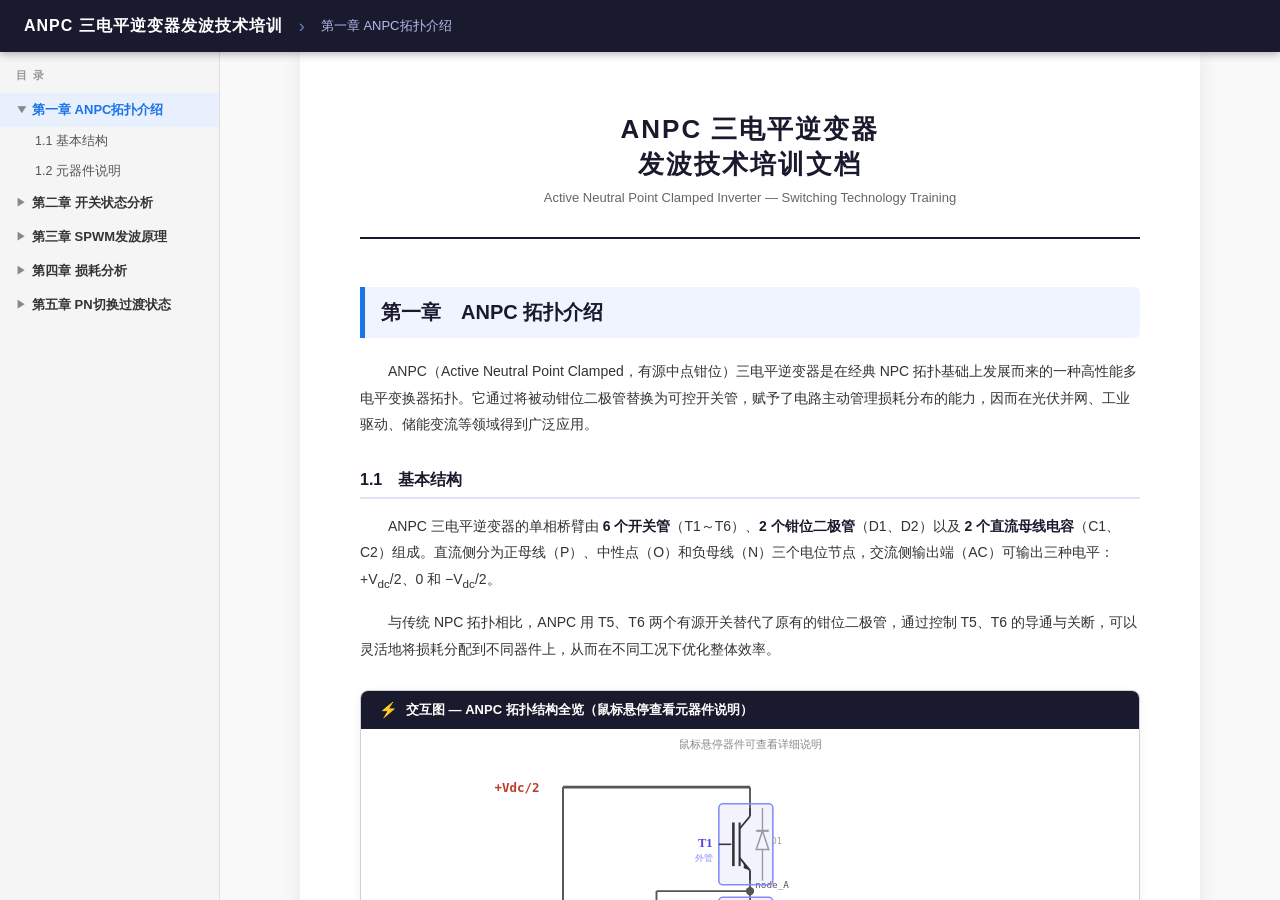
<file: index.html>
<!DOCTYPE html>
<html lang="zh-CN">
<head>
  <meta charset="UTF-8">
  <meta name="viewport" content="width=device-width, initial-scale=1.0">
  <title>ANPC 三电平逆变器发波技术培训</title>
  <link rel="stylesheet" href="css/style.css">
</head>
<body>

<!-- ===== 顶部标题栏 ===== -->
<header id="top-bar">
  <span class="doc-title">ANPC 三电平逆变器发波技术培训</span>
  <span class="separator">›</span>
  <span class="chapter-title" id="current-chapter">第一章 ANPC拓扑介绍</span>
</header>

<div id="layout">

  <!-- ===== 左侧目录 ===== -->
  <nav id="sidebar">
    <div class="toc-header">目 录</div>

    <div class="toc-chapter open" data-chapter-id="ch1">
      <div class="toc-chapter-title">
        <span class="toc-arrow">▶</span>第一章 ANPC拓扑介绍
      </div>
      <div class="toc-children">
        <a class="toc-section" href="#sec-1-1">1.1 基本结构</a>
        <a class="toc-section" href="#sec-1-2">1.2 元器件说明</a>
      </div>
    </div>

    <div class="toc-chapter" data-chapter-id="ch2">
      <div class="toc-chapter-title">
        <span class="toc-arrow">▶</span>第二章 开关状态分析
      </div>
      <div class="toc-children">
        <a class="toc-section" href="#sec-2-1">2.1 四象限工作状态分析</a>
      </div>
    </div>

    <div class="toc-chapter" data-chapter-id="ch3">
      <div class="toc-chapter-title">
        <span class="toc-arrow">▶</span>第三章 SPWM发波原理
      </div>
      <div class="toc-children">
        <a class="toc-section" href="#sec-3-1">3.1 载波调制原理</a>
        <a class="toc-section" href="#sec-3-2">3.2 开关序列</a>
      </div>
    </div>

    <div class="toc-chapter" data-chapter-id="ch4">
      <div class="toc-chapter-title">
        <span class="toc-arrow">▶</span>第四章 损耗分析
      </div>
      <div class="toc-children">
        <a class="toc-section" href="#sec-4-1">4.1 各管损耗分布</a>
      </div>
    </div>

    <div class="toc-chapter" data-chapter-id="ch5">
      <div class="toc-chapter-title">
        <span class="toc-arrow">▶</span>第五章 PN切换过渡状态
      </div>
      <div class="toc-children">
        <a class="toc-section" href="#sec-5-1">5.1 零电压换流原理</a>
        <a class="toc-section" href="#sec-5-2">5.2 切换序列交互分析</a>
      </div>
    </div>

  </nav><!-- end sidebar -->

  <!-- ===== 右侧内容区 ===== -->
  <main id="content">
    <div class="doc-page">

      <div class="doc-main-title">ANPC 三电平逆变器<br>发波技术培训文档</div>
      <div class="doc-subtitle">Active Neutral Point Clamped Inverter — Switching Technology Training</div>

      <!-- ══════════════════════════════════════════ -->
      <!--            第一章                          -->
      <!-- ══════════════════════════════════════════ -->
      <h1 class="chapter-heading"
          id="ch1"
          data-section data-chapter="ch1"
          data-label="第一章 ANPC拓扑介绍">
        第一章　ANPC 拓扑介绍
      </h1>

      <p>ANPC（Active Neutral Point Clamped，有源中点钳位）三电平逆变器是在经典 NPC 拓扑基础上发展而来的一种高性能多电平变换器拓扑。它通过将被动钳位二极管替换为可控开关管，赋予了电路主动管理损耗分布的能力，因而在光伏并网、工业驱动、储能变流等领域得到广泛应用。</p>

      <!-- ─── 1.1 ─── -->
      <h2 class="section-heading"
          id="sec-1-1"
          data-section data-chapter="ch1"
          data-label="1.1 基本结构">
        1.1　基本结构
      </h2>

      <p>ANPC 三电平逆变器的单相桥臂由 <strong>6 个开关管</strong>（T1～T6）、<strong>2 个钳位二极管</strong>（D1、D2）以及 <strong>2 个直流母线电容</strong>（C1、C2）组成。直流侧分为正母线（P）、中性点（O）和负母线（N）三个电位节点，交流侧输出端（AC）可输出三种电平：+V<sub>dc</sub>/2、0 和 −V<sub>dc</sub>/2。</p>

      <p>与传统 NPC 拓扑相比，ANPC 用 T5、T6 两个有源开关替代了原有的钳位二极管，通过控制 T5、T6 的导通与关断，可以灵活地将损耗分配到不同器件上，从而在不同工况下优化整体效率。</p>

      <!-- 交互模块：拓扑结构 -->
      <div class="module-box">
        <div class="module-box-header">
          <span class="icon">⚡</span> 交互图 — ANPC 拓扑结构全览（鼠标悬停查看元器件说明）
        </div>
        <iframe src="modules/topology.html" title="ANPC拓扑结构"></iframe>
        <div class="module-caption">图 1-1：ANPC 单相桥臂拓扑结构图（可交互，悬停查看器件信息）</div>
      </div>

      <!-- ─── 1.2 ─── -->
      <h2 class="section-heading"
          id="sec-1-2"
          data-section data-chapter="ch1"
          data-label="1.2 元器件说明">
        1.2　元器件说明
      </h2>

      <p>下表列出了 ANPC 桥臂各元器件的名称、位置与主要功能：</p>

      <table class="doc-table">
        <thead>
          <tr>
            <th>器件</th><th>位置</th><th>类型</th><th>主要功能</th>
          </tr>
        </thead>
        <tbody>
          <tr><td>T1</td><td>上外侧（P→node_A）</td><td>IGBT/MOSFET</td><td>正电平输出时导通，承受下半桥电压应力</td></tr>
          <tr><td>T2</td><td>上内侧（node_A→AC）</td><td>IGBT/MOSFET</td><td>正电平与上零电平共用，电流从直流侧流向交流侧</td></tr>
          <tr><td>T3</td><td>下内侧（AC→node_B）</td><td>IGBT/MOSFET</td><td>负电平与下零电平共用，电流从交流侧流向直流侧</td></tr>
          <tr><td>T4</td><td>下外侧（node_B→N）</td><td>IGBT/MOSFET</td><td>负电平输出时导通，承受上半桥电压应力</td></tr>
          <tr><td>T5</td><td>上钳位（O→node_A）</td><td>IGBT/MOSFET</td><td>有源上钳位开关，零电平时提供钳位路径并主动分配损耗</td></tr>
          <tr><td>T6</td><td>下钳位（node_B→O）</td><td>IGBT/MOSFET</td><td>有源下钳位开关，零电平时提供钳位路径并主动分配损耗</td></tr>
          <tr><td>D1</td><td>T5 支路反并联</td><td>快恢复二极管</td><td>与 T5 反并联，为反向电流提供续流路径</td></tr>
          <tr><td>D2</td><td>T6 支路反并联</td><td>快恢复二极管</td><td>与 T6 反并联，为反向电流提供续流路径</td></tr>
          <tr><td>C1</td><td>P 与 O 之间</td><td>电解电容</td><td>上半直流母线电容，维持 +V<sub>dc</sub>/2 电压</td></tr>
          <tr><td>C2</td><td>O 与 N 之间</td><td>电解电容</td><td>下半直流母线电容，维持 −V<sub>dc</sub>/2 电压</td></tr>
          <tr><td>AC</td><td>T2/T3 中点</td><td>交流输出端</td><td>连接至负载或电网</td></tr>
        </tbody>
      </table>

      <div class="info-box">
        <div class="info-box-title">📌 关键特点</div>
        <p>每个开关管同时含有一个<strong>反并联体二极管</strong>（Body Diode），用于在开关管关断期间提供反向续流路径。T5、T6 的主动控制能力是 ANPC 相对于经典 NPC 的最大优势所在。</p>
      </div>

      <hr class="chapter-divider">

      <!-- ══════════════════════════════════════════ -->
      <!--            第二章                          -->
      <!-- ══════════════════════════════════════════ -->
      <h1 class="chapter-heading"
          id="ch2"
          data-section data-chapter="ch2"
          data-label="第二章 开关状态分析">
        第二章　开关状态分析
      </h1>

      <p>ANPC 三电平逆变器共有四种基本开关状态，分别对应输出正电平（P 态）、上钳位零电平（OL 态）、下钳位零电平（OU 态）和负电平（N 态）。下表汇总了各态下的开关组合：</p>

      <table class="doc-table">
        <thead>
          <tr>
            <th>开关状态</th><th>T1</th><th>T2</th><th>T3</th><th>T4</th><th>T5</th><th>T6</th><th>输出电压</th>
          </tr>
        </thead>
        <tbody>
          <tr>
            <td><strong>P 态</strong>（正电平）</td>
            <td class="td-on">ON</td><td class="td-on">ON</td>
            <td class="td-off">off</td><td class="td-off">off</td>
            <td class="td-off">off</td><td class="td-on">ON</td>
            <td>+V<sub>dc</sub>/2</td>
          </tr>
          <tr>
            <td><strong>OL 态</strong>（上钳位零电平）</td>
            <td class="td-off">off</td><td class="td-on">ON</td>
            <td class="td-on">ON</td><td class="td-off">off</td>
            <td class="td-on">ON</td><td class="td-off">off</td>
            <td>0</td>
          </tr>
          <tr>
            <td><strong>OU 态</strong>（下钳位零电平）</td>
            <td class="td-off">off</td><td class="td-off">off</td>
            <td class="td-on">ON</td><td class="td-on">ON</td>
            <td class="td-off">off</td><td class="td-on">ON</td>
            <td>0</td>
          </tr>
          <tr>
            <td><strong>N 态</strong>（负电平）</td>
            <td class="td-off">off</td><td class="td-off">off</td>
            <td class="td-on">ON</td><td class="td-on">ON</td>
            <td class="td-on">ON</td><td class="td-off">off</td>
            <td>−V<sub>dc</sub>/2</td>
          </tr>
        </tbody>
      </table>

      <!-- ─── 2.1 ─── -->
      <h2 class="section-heading"
          id="sec-2-1"
          data-section data-chapter="ch2"
          data-label="2.1 四象限工作状态分析">
        2.1　四象限工作状态交互分析
      </h2>

      <p>ANPC 三电平逆变器的工作状态由输出电压极性（V）和负载电流方向（I）共同决定，形成四个工作象限。每个象限内均有三种可用的开关状态（P/N 电平态，以及 OL 和 OU 两种零电平路径）。以下交互图涵盖全部四个象限的电流路径与导通器件分析：</p>

      <ul>
        <li><strong>Q1（V&gt;0, I&gt;0）</strong>：逆变正半周，电流从直流正母线流向交流侧。</li>
        <li><strong>Q2（V&gt;0, I&lt;0）</strong>：整流正半周或回馈制动，电流从交流侧回馈至直流正母线，由体二极管导通。</li>
        <li><strong>Q3（V&lt;0, I&lt;0）</strong>：逆变负半周，与 Q1 完全对称，电流从直流负母线流向交流侧。</li>
        <li><strong>Q4（V&lt;0, I&gt;0）</strong>：整流负半周，与 Q2 对称，由下侧体二极管导通续流。</li>
      </ul>

      <p>零电平（O 态）分为 <strong>OU（上路径）</strong> 和 <strong>OL（下路径）</strong> 两种子状态，通过在两者之间交替切换，可主动均衡 T5、T6 的开关损耗——这正是 ANPC 相对于经典 NPC 拓扑的核心优势。</p>

      <div class="module-box">
        <div class="module-box-header">
          <span class="icon">⚡</span> 交互图 — 四象限开关状态分析（选择象限 → 切换 P/OU/OL/N 子状态）
        </div>
        <iframe src="modules/state_analysis.html" title="四象限工作状态分析"></iframe>
        <div class="module-caption">图 2-1：ANPC 三电平四象限工作状态 · 导通器件与电流路径交互分析</div>
      </div>

      <hr class="chapter-divider">

      <!-- ══════════════════════════════════════════ -->
      <!--            第三章                          -->
      <!-- ══════════════════════════════════════════ -->
      <h1 class="chapter-heading"
          id="ch3"
          data-section data-chapter="ch3"
          data-label="第三章 SPWM发波原理">
        第三章　SPWM 发波原理
      </h1>

      <!-- ─── 3.1 ─── -->
      <h2 class="section-heading"
          id="sec-3-1"
          data-section data-chapter="ch3"
          data-label="3.1 载波调制原理">
        3.1　载波调制原理
      </h2>

      <p>ANPC 三电平逆变器通常采用<strong>载波层叠 SPWM（Level-Shifted PWM，LS-PWM）</strong>调制方式，使用两个同频、同相或移相的三角波载波（Carrier 1 与 Carrier 2）与正弦调制波（Modulation Wave）进行比较，产生 PWM 触发信号。</p>

      <p>两个三角载波分布在中性点 O 的上下两侧，幅值各为 V<sub>dc</sub>/2：</p>
      <ul>
        <li><strong>载波 1（Carrier 1）</strong>：范围 0 ～ +V<sub>dc</sub>/2，用于产生上半桥（T1、T2）的驱动信号。</li>
        <li><strong>载波 2（Carrier 2）</strong>：范围 −V<sub>dc</sub>/2 ～ 0，用于产生下半桥（T3、T4）的驱动信号。</li>
      </ul>

      <p>调制波 v<sub>ref</sub> 与载波实时比较，逻辑关系如下：</p>
      <ul>
        <li>v<sub>ref</sub> &gt; Carrier 1（上三角载波峰值）：输出 <em>P 态</em>（+V<sub>dc</sub>/2）。</li>
        <li>0 &lt; v<sub>ref</sub> &lt; Carrier 1：切换 <em>OL / OU 零态</em>（上半周期内）。</li>
        <li>Carrier 2 &lt; v<sub>ref</sub> &lt; 0：切换 <em>OL / OU 零态</em>（下半周期内）。</li>
        <li>v<sub>ref</sub> &lt; Carrier 2（下三角载波谷值）：输出 <em>N 态</em>（−V<sub>dc</sub>/2）。</li>
      </ul>

      <div class="info-box tip">
        <div class="info-box-title">💡 调制深度</div>
        <p>调制比 m<sub>a</sub> = V<sub>ref_peak</sub> / V<sub>carrier_peak</sub>，典型取值范围 0.8～1.0。调制比越高，基波分量越大，但过调制会导致波形失真增加。</p>
      </div>

      <!-- ─── 3.2 ─── -->
      <h2 class="section-heading"
          id="sec-3-2"
          data-section data-chapter="ch3"
          data-label="3.2 开关序列">
        3.2　开关序列
      </h2>

      <p>在一个载波周期 T<sub>s</sub> 内，ANPC 的开关序列遵循<strong>对称七段式</strong>规律，以正半周为例：</p>

      <table class="doc-table">
        <thead>
          <tr><th>时间段</th><th>状态</th><th>T1</th><th>T2</th><th>T3</th><th>T4</th><th>T5</th><th>T6</th></tr>
        </thead>
        <tbody>
          <tr><td>t₁</td><td>P</td><td class="td-on">ON</td><td class="td-on">ON</td><td class="td-off">-</td><td class="td-off">-</td><td class="td-off">-</td><td class="td-on">ON</td></tr>
          <tr><td>t₂</td><td>OL</td><td class="td-off">-</td><td class="td-on">ON</td><td class="td-on">ON</td><td class="td-off">-</td><td class="td-on">ON</td><td class="td-off">-</td></tr>
          <tr><td>t₃</td><td>OU</td><td class="td-off">-</td><td class="td-off">-</td><td class="td-on">ON</td><td class="td-on">ON</td><td class="td-off">-</td><td class="td-on">ON</td></tr>
          <tr><td>t₄</td><td>OL</td><td class="td-off">-</td><td class="td-on">ON</td><td class="td-on">ON</td><td class="td-off">-</td><td class="td-on">ON</td><td class="td-off">-</td></tr>
          <tr><td>t₅</td><td>P</td><td class="td-on">ON</td><td class="td-on">ON</td><td class="td-off">-</td><td class="td-off">-</td><td class="td-off">-</td><td class="td-on">ON</td></tr>
        </tbody>
      </table>

      <div class="module-box">
        <div class="module-box-header">
          <span class="icon">📈</span> 交互图 — SPWM 载波调制波形展示（可调节调制比与频率）
        </div>
        <iframe src="modules/pwm.html" title="SPWM波形"></iframe>
        <div class="module-caption">图 3-1：SPWM 载波层叠调制波形（含调制波、双载波与输出 PWM 波）</div>
      </div>

      <hr class="chapter-divider">

      <!-- ══════════════════════════════════════════ -->
      <!--            第四章                          -->
      <!-- ══════════════════════════════════════════ -->
      <h1 class="chapter-heading"
          id="ch4"
          data-section data-chapter="ch4"
          data-label="第四章 损耗分析">
        第四章　损耗分析
      </h1>

      <!-- ─── 4.1 ─── -->
      <h2 class="section-heading"
          id="sec-4-1"
          data-section data-chapter="ch4"
          data-label="4.1 各管损耗分布">
        4.1　各管损耗分布
      </h2>

      <p>在 ANPC 拓扑中，各开关管的损耗分布与调制策略密切相关。开关损耗集中在发生开关动作的器件上，而导通损耗则取决于各状态的持续时间和通过的电流。</p>

      <h3 class="subsection-heading">损耗来源</h3>
      <ul>
        <li><strong>开关损耗（Switching Loss）</strong>：器件开通/关断时产生，与器件结电容、电流幅值及开关频率成正比。</li>
        <li><strong>导通损耗（Conduction Loss）</strong>：器件在导通期间产生的 I²R 热损耗，与导通时间和电流有效值有关。</li>
        <li><strong>二极管反向恢复损耗（Diode Recovery Loss）</strong>：快恢复二极管关断时产生，影响较大。</li>
      </ul>

      <h3 class="subsection-heading">典型损耗分布（调制比 m<sub>a</sub>=0.9，功率因数 PF=1）</h3>

      <div style="margin: 18px 0;">
        <div class="loss-bar">
          <span style="width:40px;text-align:right;font-size:12px;color:#555">T1</span>
          <div class="loss-bar-fill" style="background:#e74c3c;width:120px;">12%</div>
          <span style="font-size:12px;color:#888">开关损耗为主（正电平切换）</span>
        </div>
        <div class="loss-bar">
          <span style="width:40px;text-align:right;font-size:12px;color:#555">T2</span>
          <div class="loss-bar-fill" style="background:#e67e22;width:200px;">21%</div>
          <span style="font-size:12px;color:#888">导通 + 开关损耗（最高）</span>
        </div>
        <div class="loss-bar">
          <span style="width:40px;text-align:right;font-size:12px;color:#555">T3</span>
          <div class="loss-bar-fill" style="background:#e67e22;width:190px;">20%</div>
          <span style="font-size:12px;color:#888">导通 + 开关损耗（与T2对称）</span>
        </div>
        <div class="loss-bar">
          <span style="width:40px;text-align:right;font-size:12px;color:#555">T4</span>
          <div class="loss-bar-fill" style="background:#e74c3c;width:120px;">12%</div>
          <span style="font-size:12px;color:#888">开关损耗为主（负电平切换）</span>
        </div>
        <div class="loss-bar">
          <span style="width:40px;text-align:right;font-size:12px;color:#555">T5</span>
          <div class="loss-bar-fill" style="background:#3498db;width:165px;">17%</div>
          <span style="font-size:12px;color:#888">零电平导通损耗（可与T6均衡）</span>
        </div>
        <div class="loss-bar">
          <span style="width:40px;text-align:right;font-size:12px;color:#555">T6</span>
          <div class="loss-bar-fill" style="background:#3498db;width:165px;">17%</div>
          <span style="font-size:12px;color:#888">零电平导通损耗（可与T5均衡）</span>
        </div>
      </div>

      <div class="info-box warning">
        <div class="info-box-title">⚠️ 损耗不均衡问题</div>
        <p>在传统 NPC 拓扑中，T2、T3 损耗远高于 T1、T4，导致内管结温过高成为功率输出的瓶颈。ANPC 通过<strong>交替切换 OL / OU 零态</strong>，将 T5、T6 的导通损耗轮流分担，显著改善了器件间的热均衡，从而提升整机功率密度上限。</p>
      </div>

      <h3 class="subsection-heading">损耗均衡策略</h3>
      <p>常用的 ANPC 损耗均衡策略包括：</p>
      <ol>
        <li><strong>固定零态分配</strong>：全程使用 OL 或全程使用 OU，适合简单控制场景，但 T5 或 T6 单侧过热。</li>
        <li><strong>周期轮换</strong>：每个基波周期交替一次 OL/OU，损耗在两管之间对称分配，热均衡效果好。</li>
        <li><strong>实时温度反馈</strong>：根据 T5、T6 结温实时调整 OL/OU 比例，实现最优热管理，适合高性能场合。</li>
      </ol>

      <div class="info-box tip">
        <div class="info-box-title">💡 设计建议</div>
        <p>在设计 ANPC 控制程序时，推荐默认采用<strong>周期轮换策略</strong>，并在散热条件受限时叠加温度反馈，以兼顾实现简洁性与热管理效果。</p>
      </div>

      <hr class="chapter-divider">

      <!-- ══════════════════════════════════════════ -->
      <!--            第五章                          -->
      <!-- ══════════════════════════════════════════ -->
      <h1 class="chapter-heading"
          id="ch5"
          data-section data-chapter="ch5"
          data-label="第五章 PN切换过渡状态">
        第五章　PN 切换过渡状态分析（方案B）
      </h1>

      <p>在 ANPC 逆变器中，正电平（P）与负电平（N）之间的直接切换会导致开关管两端承受全直流母线电压（V<sub>dc</sub>），开关损耗较大。方案B 通过引入<strong>过渡零态</strong>——<strong>OU₁</strong>（T5、T6 同时导通，上零态过渡）和 <strong>OL₁</strong>（T5、T6 同时导通，下零态过渡），在切换前先将节点电压箝位到中性点 O，实现<strong>零电压软切换</strong>。</p>

      <!-- ─── 5.1 ─── -->
      <h2 class="section-heading"
          id="sec-5-1"
          data-section data-chapter="ch5"
          data-label="5.1 零电压换流原理">
        5.1　零电压换流原理
      </h2>

      <p>方案B 的核心是利用 T5、T6 同时导通形成低阻抗换流路径：</p>

      <table class="doc-table">
        <thead>
          <tr><th>过渡态</th><th>T5</th><th>T6</th><th>说明</th></tr>
        </thead>
        <tbody>
          <tr>
            <td><strong>OU₁</strong></td>
            <td class="td-on">ON</td><td class="td-on">ON</td>
            <td>上/下钳位同时导通，node_A 与 node_B 均箝位到 O；用于 P→N 或 N→P 过渡的上半段</td>
          </tr>
          <tr>
            <td><strong>OL₁</strong></td>
            <td class="td-on">ON</td><td class="td-on">ON</td>
            <td>同 OU₁，T5、T6 均 ON；用于 P→N 或 N→P 过渡的下半段，切换时刻在载波谷值附近</td>
          </tr>
        </tbody>
      </table>

      <p>OU₁ 与 OL₁ 在开关状态上相同（T5=T6=ON），区别在于<strong>切换时序上的位置</strong>：OU₁ 发生在正向过渡路径中（调制波与上载波交叉处），OL₁ 发生在负向过渡路径中（调制波与下载波交叉处）。</p>

      <div class="info-box">
        <div class="info-box-title">📌 装载时刻定义</div>
        <p>
          <strong>波峰装载</strong>：PWM 寄存器在载波峰值（三角波顶点）时刻更新，换流动作发生在峰值附近，此时载波上升/下降率最大，di/dt 相对较高。<br>
          <strong>波谷装载</strong>：PWM 寄存器在载波谷值（三角波底点）时刻更新，换流动作发生在谷值附近，此时电流纹波最小，软切换效果更优。
        </p>
      </div>

      <!-- ─── 5.2 ─── -->
      <h2 class="section-heading"
          id="sec-5-2"
          data-section data-chapter="ch5"
          data-label="5.2 切换序列交互分析">
        5.2　切换序列交互分析
      </h2>

      <p>下方交互图展示了四种切换场景的完整驱动时序：P→N 波峰装载、P→N 波谷装载、N→P 波峰装载、N→P 波谷装载。每种场景包含 5 个时间阶段，彩色数字波形显示 T1～T6 的驱动信号，颜色表格呈现各阶段开关状态。</p>

      <div class="module-box">
        <div class="module-box-header">
          <span class="icon">🔀</span> 交互图 — PN 切换过渡状态时序（选择切换方向与装载模式）
        </div>
        <iframe src="modules/switching.html" title="PN切换过渡状态"></iframe>
        <div class="module-caption">图 5-1：方案B PN 切换过渡状态 · OU₁/OL₁ 零电压软切换驱动时序交互分析</div>
      </div>

    </div><!-- end doc-page -->
  </main><!-- end content -->

</div><!-- end layout -->

<script src="js/main.js"></script>
</body>
</html>
</file>
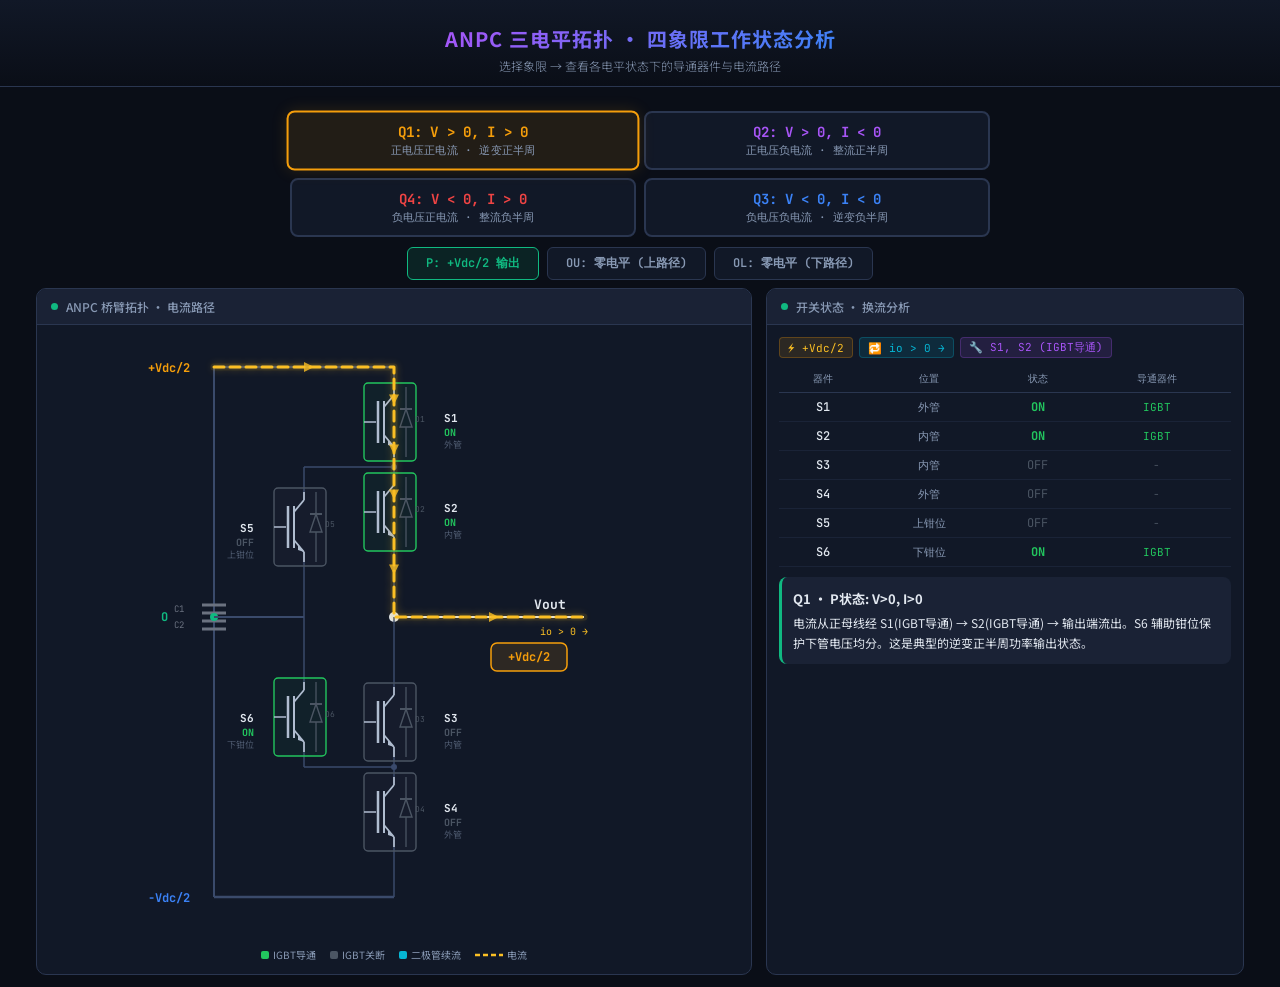
<file: cankao/anpc-4quadrant.html>
<!DOCTYPE html>
<html lang="zh-CN">
<head>
<meta charset="UTF-8">
<meta name="viewport" content="width=device-width, initial-scale=1.0">
<title>ANPC三电平 四象限工作状态分析</title>
<style>
  @import url('https://fonts.googleapis.com/css2?family=Noto+Sans+SC:wght@300;400;500;700&family=JetBrains+Mono:wght@400;500;700&display=swap');
  :root{
    --bg:#0a0e17;--surface:#111827;--surface2:#1a2235;--border:#2a3650;
    --text:#e2e8f0;--text-dim:#8899b4;
    --accent-p:#f59e0b;--accent-o:#10b981;--accent-n:#3b82f6;
    --q1:#f59e0b;--q2:#a855f7;--q3:#3b82f6;--q4:#ef4444;
    --green:#22c55e;--cyan:#06b6d4;--purple:#a855f7;
    --current-flow:#fbbf24;--on-color:#22c55e;--off-color:#4b5563;
    --wire:#3a4a6b;--dev:#b0bdd0;
  }
  *{margin:0;padding:0;box-sizing:border-box}
  body{background:var(--bg);color:var(--text);font-family:'Noto Sans SC',sans-serif;min-height:100vh;overflow-x:hidden}
  .header{text-align:center;padding:24px 20px 12px;border-bottom:1px solid var(--border);background:linear-gradient(180deg,#111827,var(--bg))}
  .header h1{font-size:20px;font-weight:700;letter-spacing:1px;background:linear-gradient(135deg,var(--q1),var(--q2),var(--q3),var(--q4));-webkit-background-clip:text;-webkit-text-fill-color:transparent}
  .header p{color:var(--text-dim);font-size:12px;margin-top:4px;font-weight:300}
  .mc{max-width:1240px;margin:0 auto;padding:12px 16px}

  /* Quadrant selector */
  .quad-grid{display:grid;grid-template-columns:1fr 1fr;gap:8px;margin:12px 0 6px;max-width:700px;margin-left:auto;margin-right:auto}
  .quad-btn{padding:10px 8px;border-radius:8px;border:2px solid var(--border);background:var(--surface);cursor:pointer;transition:all .25s;text-align:center;font-family:'JetBrains Mono',monospace}
  .quad-btn:hover{transform:translateY(-1px);border-color:var(--text-dim)}
  .quad-btn.active{transform:scale(1.02)}
  .quad-btn .qlabel{font-size:14px;font-weight:700;margin-bottom:2px}
  .quad-btn .qinfo{font-size:11px;color:var(--text-dim);font-weight:400}
  .quad-btn[data-q="1"]{color:var(--q1)}.quad-btn[data-q="1"].active{border-color:var(--q1);background:rgba(245,158,11,.1);box-shadow:0 0 16px rgba(245,158,11,.15)}
  .quad-btn[data-q="2"]{color:var(--q2)}.quad-btn[data-q="2"].active{border-color:var(--q2);background:rgba(168,85,247,.1);box-shadow:0 0 16px rgba(168,85,247,.15)}
  .quad-btn[data-q="3"]{color:var(--q3)}.quad-btn[data-q="3"].active{border-color:var(--q3);background:rgba(59,130,246,.1);box-shadow:0 0 16px rgba(59,130,246,.15)}
  .quad-btn[data-q="4"]{color:var(--q4)}.quad-btn[data-q="4"].active{border-color:var(--q4);background:rgba(239,68,68,.1);box-shadow:0 0 16px rgba(239,68,68,.15)}

  /* Sub-state buttons row */
  .sub-row{display:flex;justify-content:center;gap:8px;margin:10px 0 8px;flex-wrap:wrap}
  .sub-btn{padding:7px 18px;border-radius:6px;border:1.5px solid var(--border);background:var(--surface);color:var(--text-dim);font-family:'JetBrains Mono',monospace;font-size:12px;font-weight:600;cursor:pointer;transition:all .2s}
  .sub-btn:hover{border-color:var(--text-dim);color:var(--text)}
  .sub-btn.active{border-color:var(--accent-o);background:rgba(16,185,129,.12);color:var(--accent-o)}

  .cg{display:grid;grid-template-columns:1.2fr .8fr;gap:14px;margin-top:6px}
  @media(max-width:860px){.cg{grid-template-columns:1fr}}
  .pn{background:var(--surface);border:1px solid var(--border);border-radius:10px;overflow:hidden}
  .ph{padding:9px 14px;border-bottom:1px solid var(--border);font-size:12px;font-weight:500;color:var(--text-dim);background:var(--surface2);display:flex;align-items:center;gap:8px}
  .ph .dt{width:7px;height:7px;border-radius:50%;background:var(--accent-o)}
  .pb{padding:12px}
  .cc{width:100%;display:flex;justify-content:center;align-items:center;min-height:480px}
  .cc svg{width:100%;max-width:520px;height:auto}

  .st{width:100%;border-collapse:collapse;font-family:'JetBrains Mono',monospace;font-size:12px;margin-bottom:10px}
  .st th{padding:6px 4px;text-align:center;color:var(--text-dim);font-weight:500;font-size:10px;border-bottom:1px solid var(--border)}
  .st td{padding:6px 4px;text-align:center;border-bottom:1px solid rgba(42,54,80,.4)}
  .so{color:var(--on-color);font-weight:700}.sf2{color:var(--off-color)}

  .db{background:var(--surface2);border-radius:8px;padding:11px;margin-top:8px;border-left:3px solid var(--accent-o);line-height:1.65;font-size:12px}
  .db .tt{font-weight:700;font-size:13px;margin-bottom:4px}
  .tags{display:flex;flex-wrap:wrap;gap:6px;margin-bottom:8px}
  .tag{display:inline-flex;align-items:center;gap:3px;border-radius:4px;padding:2px 8px;font-size:11px;font-family:'JetBrains Mono',monospace}
  .tag-v{background:rgba(245,158,11,.12);border:1px solid rgba(245,158,11,.25);color:#fbbf24}
  .tag-i{background:rgba(6,182,212,.12);border:1px solid rgba(6,182,212,.25);color:#06b6d4}
  .tag-cl{background:rgba(168,85,247,.12);border:1px solid rgba(168,85,247,.25);color:var(--purple)}

  .lg{display:flex;gap:14px;justify-content:center;margin-top:10px;flex-wrap:wrap}
  .li{display:flex;align-items:center;gap:4px;font-size:10px;color:var(--text-dim)}
  .ld{width:8px;height:8px;border-radius:2px}
  @keyframes march{to{stroke-dashoffset:-24}}
  .fl{stroke:var(--current-flow);stroke-width:3;stroke-dasharray:10 6;stroke-linecap:round;stroke-linejoin:round;fill:none;animation:march .45s linear infinite;filter:drop-shadow(0 0 4px rgba(251,191,36,.45))}
  .fg{stroke:var(--current-flow);stroke-width:7;stroke-linecap:round;stroke-linejoin:round;fill:none;opacity:.1}
</style>
</head>
<body>
<div class="header">
  <h1>ANPC 三电平拓扑 · 四象限工作状态分析</h1>
  <p>选择象限 → 查看各电平状态下的导通器件与电流路径</p>
</div>
<div class="mc">
  <!-- Quadrant selector -->
  <div class="quad-grid">
    <div class="quad-btn active" data-q="1" onclick="setQ(1)"><div class="qlabel">Q1: V &gt; 0, I &gt; 0</div><div class="qinfo">正电压正电流 · 逆变正半周</div></div>
    <div class="quad-btn" data-q="2" onclick="setQ(2)"><div class="qlabel">Q2: V &gt; 0, I &lt; 0</div><div class="qinfo">正电压负电流 · 整流正半周</div></div>
    <div class="quad-btn" data-q="4" onclick="setQ(4)"><div class="qlabel">Q4: V &lt; 0, I &gt; 0</div><div class="qinfo">负电压正电流 · 整流负半周</div></div>
    <div class="quad-btn" data-q="3" onclick="setQ(3)"><div class="qlabel">Q3: V &lt; 0, I &lt; 0</div><div class="qinfo">负电压负电流 · 逆变负半周</div></div>
  </div>
  <!-- Sub-state buttons -->
  <div class="sub-row" id="subRow"></div>

  <div class="cg">
    <div class="pn">
      <div class="ph"><div class="dt"></div>ANPC 桥臂拓扑 · 电流路径</div>
      <div class="pb"><div class="cc">
        <svg viewBox="0 0 520 600" xmlns="http://www.w3.org/2000/svg">
        <!-- DC BUS -->
        <line x1="80" y1="30" x2="260" y2="30" stroke="var(--wire)" stroke-width="2.5"/>
        <line x1="80" y1="560" x2="260" y2="560" stroke="var(--wire)" stroke-width="2.5"/>
        <line x1="80" y1="30" x2="80" y2="560" stroke="var(--wire)" stroke-width="2"/>
        <text x="14" y="35" fill="#f59e0b" font-size="12" font-family="JetBrains Mono" font-weight="700">+Vdc/2</text>
        <text x="14" y="565" fill="#3b82f6" font-size="12" font-family="JetBrains Mono" font-weight="700">−Vdc/2</text>
        <!-- Caps -->
        <line x1="68" y1="268" x2="92" y2="268" stroke="#6b7280" stroke-width="3"/>
        <line x1="68" y1="276" x2="92" y2="276" stroke="#6b7280" stroke-width="3"/>
        <text x="50" y="275" fill="#6b7280" font-size="9" font-family="JetBrains Mono" text-anchor="end">C1</text>
        <line x1="68" y1="284" x2="92" y2="284" stroke="#6b7280" stroke-width="3"/>
        <line x1="68" y1="292" x2="92" y2="292" stroke="#6b7280" stroke-width="3"/>
        <text x="50" y="291" fill="#6b7280" font-size="9" font-family="JetBrains Mono" text-anchor="end">C2</text>
        <!-- Neutral O -->
        <circle cx="80" cy="280" r="4" fill="#10b981"/>
        <text x="27" y="284" fill="#10b981" font-size="12" font-family="JetBrains Mono" font-weight="700">O</text>
        <line x1="80" y1="280" x2="170" y2="280" stroke="var(--wire)" stroke-width="2"/>
        <!-- Wires -->
        <line x1="260" y1="30" x2="260" y2="50" stroke="var(--wire)" stroke-width="1.5"/>
        <line x1="260" y1="120" x2="260" y2="130" stroke="var(--wire)" stroke-width="1.5"/>
        <circle cx="260" cy="130" r="3" fill="var(--wire)"/>
        <line x1="170" y1="130" x2="260" y2="130" stroke="var(--wire)" stroke-width="1.5"/>
        <line x1="260" y1="130" x2="260" y2="140" stroke="var(--wire)" stroke-width="1.5"/>
        <line x1="260" y1="210" x2="260" y2="280" stroke="var(--wire)" stroke-width="1.5"/>
        <circle cx="260" cy="280" r="5" fill="var(--text)"/>
        <line x1="260" y1="280" x2="450" y2="280" stroke="var(--text)" stroke-width="2"/>
        <text x="400" y="272" fill="var(--text)" font-size="13" font-family="JetBrains Mono" font-weight="700">Vout</text>
        <text x="406" y="298" fill="var(--current-flow)" font-size="10" font-family="JetBrains Mono" id="ioLabel">io &gt; 0 →</text>
        <line x1="260" y1="280" x2="260" y2="350" stroke="var(--wire)" stroke-width="1.5"/>
        <line x1="260" y1="420" x2="260" y2="430" stroke="var(--wire)" stroke-width="1.5"/>
        <circle cx="260" cy="430" r="3" fill="var(--wire)"/>
        <line x1="170" y1="430" x2="260" y2="430" stroke="var(--wire)" stroke-width="1.5"/>
        <line x1="260" y1="430" x2="260" y2="440" stroke="var(--wire)" stroke-width="1.5"/>
        <line x1="260" y1="510" x2="260" y2="560" stroke="var(--wire)" stroke-width="1.5"/>
        <!-- Clamp wires -->
        <line x1="170" y1="130" x2="170" y2="155" stroke="var(--wire)" stroke-width="1.5"/>
        <line x1="170" y1="225" x2="170" y2="280" stroke="var(--wire)" stroke-width="1.5"/>
        <line x1="170" y1="280" x2="170" y2="345" stroke="var(--wire)" stroke-width="1.5"/>
        <line x1="170" y1="415" x2="170" y2="430" stroke="var(--wire)" stroke-width="1.5"/>

        <!-- IGBT+Diode symbols (same as v4) -->
        <!-- S1 translate(244,50) C=(260,50) E=(260,120) -->
        <g id="s1-igbt" transform="translate(244,50)">
          <rect id="s1-bg" x="-14" y="-4" width="52" height="78" rx="4" fill="rgba(34,197,94,.05)" stroke="#22c55e" stroke-width="1.4"/>
          <line x1="-14" y1="35" x2="-2" y2="35" stroke="var(--dev)" stroke-width="1.5"/>
          <line x1="0" y1="14" x2="0" y2="56" stroke="var(--dev)" stroke-width="2.5"/>
          <line x1="6" y1="14" x2="6" y2="56" stroke="var(--dev)" stroke-width="2"/>
          <line x1="6" y1="20" x2="16" y2="8" stroke="var(--dev)" stroke-width="1.8"/>
          <line x1="16" y1="8" x2="16" y2="0" stroke="var(--dev)" stroke-width="1.8"/>
          <line x1="6" y1="48" x2="16" y2="60" stroke="var(--dev)" stroke-width="1.8"/>
          <line x1="16" y1="60" x2="16" y2="70" stroke="var(--dev)" stroke-width="1.8"/>
          <polygon points="10,52 16,60 10,58" fill="var(--dev)"/>
          <line x1="28" y1="0" x2="28" y2="22" stroke="#4b5563" stroke-width="1.3" id="d1-w1"/>
          <line x1="22" y1="22" x2="34" y2="22" stroke="#4b5563" stroke-width="2" id="d1-bar"/>
          <polygon points="28,22 22,40 34,40" fill="none" stroke="#4b5563" stroke-width="1.4" id="d1-tri"/>
          <line x1="28" y1="40" x2="28" y2="70" stroke="#4b5563" stroke-width="1.3" id="d1-w2"/>
          <text x="37" y="35" fill="#4b5563" font-size="8" font-family="JetBrains Mono" id="d1-lb">D1</text>
        </g>
        <text x="310" y="85" fill="var(--text)" font-size="11" font-family="JetBrains Mono" font-weight="700">S1</text>
        <text x="310" y="99" font-size="10" font-family="JetBrains Mono" font-weight="700" id="s1-st" fill="#22c55e">ON</text>
        <text x="310" y="111" fill="var(--text-dim)" font-size="9" opacity=".5">外管</text>

        <!-- S2 translate(244,140) C=(260,140) E=(260,210) -->
        <g id="s2-igbt" transform="translate(244,140)">
          <rect id="s2-bg" x="-14" y="-4" width="52" height="78" rx="4" fill="rgba(34,197,94,.05)" stroke="#22c55e" stroke-width="1.4"/>
          <line x1="-14" y1="35" x2="-2" y2="35" stroke="var(--dev)" stroke-width="1.5"/>
          <line x1="0" y1="14" x2="0" y2="56" stroke="var(--dev)" stroke-width="2.5"/>
          <line x1="6" y1="14" x2="6" y2="56" stroke="var(--dev)" stroke-width="2"/>
          <line x1="6" y1="20" x2="16" y2="8" stroke="var(--dev)" stroke-width="1.8"/>
          <line x1="16" y1="8" x2="16" y2="0" stroke="var(--dev)" stroke-width="1.8"/>
          <line x1="6" y1="48" x2="16" y2="60" stroke="var(--dev)" stroke-width="1.8"/>
          <line x1="16" y1="60" x2="16" y2="70" stroke="var(--dev)" stroke-width="1.8"/>
          <polygon points="10,52 16,60 10,58" fill="var(--dev)"/>
          <line x1="28" y1="0" x2="28" y2="22" stroke="#4b5563" stroke-width="1.3" id="d2-w1"/>
          <line x1="22" y1="22" x2="34" y2="22" stroke="#4b5563" stroke-width="2" id="d2-bar"/>
          <polygon points="28,22 22,40 34,40" fill="none" stroke="#4b5563" stroke-width="1.4" id="d2-tri"/>
          <line x1="28" y1="40" x2="28" y2="70" stroke="#4b5563" stroke-width="1.3" id="d2-w2"/>
          <text x="37" y="35" fill="#4b5563" font-size="8" font-family="JetBrains Mono" id="d2-lb">D2</text>
        </g>
        <text x="310" y="175" fill="var(--text)" font-size="11" font-family="JetBrains Mono" font-weight="700">S2</text>
        <text x="310" y="189" font-size="10" font-family="JetBrains Mono" font-weight="700" id="s2-st" fill="#22c55e">ON</text>
        <text x="310" y="201" fill="var(--text-dim)" font-size="9" opacity=".5">内管</text>

        <!-- S3 translate(244,350) C=(260,350) E=(260,420) -->
        <g id="s3-igbt" transform="translate(244,350)">
          <rect id="s3-bg" x="-14" y="-4" width="52" height="78" rx="4" fill="rgba(75,85,99,.08)" stroke="#4b5563" stroke-width="1.4"/>
          <line x1="-14" y1="35" x2="-2" y2="35" stroke="var(--dev)" stroke-width="1.5"/>
          <line x1="0" y1="14" x2="0" y2="56" stroke="var(--dev)" stroke-width="2.5"/>
          <line x1="6" y1="14" x2="6" y2="56" stroke="var(--dev)" stroke-width="2"/>
          <line x1="6" y1="20" x2="16" y2="8" stroke="var(--dev)" stroke-width="1.8"/>
          <line x1="16" y1="8" x2="16" y2="0" stroke="var(--dev)" stroke-width="1.8"/>
          <line x1="6" y1="48" x2="16" y2="60" stroke="var(--dev)" stroke-width="1.8"/>
          <line x1="16" y1="60" x2="16" y2="70" stroke="var(--dev)" stroke-width="1.8"/>
          <polygon points="10,52 16,60 10,58" fill="var(--dev)"/>
          <line x1="28" y1="0" x2="28" y2="22" stroke="#4b5563" stroke-width="1.3" id="d3-w1"/>
          <line x1="22" y1="22" x2="34" y2="22" stroke="#4b5563" stroke-width="2" id="d3-bar"/>
          <polygon points="28,22 22,40 34,40" fill="none" stroke="#4b5563" stroke-width="1.4" id="d3-tri"/>
          <line x1="28" y1="40" x2="28" y2="70" stroke="#4b5563" stroke-width="1.3" id="d3-w2"/>
          <text x="37" y="35" fill="#4b5563" font-size="8" font-family="JetBrains Mono" id="d3-lb">D3</text>
        </g>
        <text x="310" y="385" fill="var(--text)" font-size="11" font-family="JetBrains Mono" font-weight="700">S3</text>
        <text x="310" y="399" font-size="10" font-family="JetBrains Mono" font-weight="700" id="s3-st" fill="#4b5563">OFF</text>
        <text x="310" y="411" fill="var(--text-dim)" font-size="9" opacity=".5">内管</text>

        <!-- S4 translate(244,440) C=(260,440) E=(260,510) -->
        <g id="s4-igbt" transform="translate(244,440)">
          <rect id="s4-bg" x="-14" y="-4" width="52" height="78" rx="4" fill="rgba(75,85,99,.08)" stroke="#4b5563" stroke-width="1.4"/>
          <line x1="-14" y1="35" x2="-2" y2="35" stroke="var(--dev)" stroke-width="1.5"/>
          <line x1="0" y1="14" x2="0" y2="56" stroke="var(--dev)" stroke-width="2.5"/>
          <line x1="6" y1="14" x2="6" y2="56" stroke="var(--dev)" stroke-width="2"/>
          <line x1="6" y1="20" x2="16" y2="8" stroke="var(--dev)" stroke-width="1.8"/>
          <line x1="16" y1="8" x2="16" y2="0" stroke="var(--dev)" stroke-width="1.8"/>
          <line x1="6" y1="48" x2="16" y2="60" stroke="var(--dev)" stroke-width="1.8"/>
          <line x1="16" y1="60" x2="16" y2="70" stroke="var(--dev)" stroke-width="1.8"/>
          <polygon points="10,52 16,60 10,58" fill="var(--dev)"/>
          <line x1="28" y1="0" x2="28" y2="22" stroke="#4b5563" stroke-width="1.3" id="d4-w1"/>
          <line x1="22" y1="22" x2="34" y2="22" stroke="#4b5563" stroke-width="2" id="d4-bar"/>
          <polygon points="28,22 22,40 34,40" fill="none" stroke="#4b5563" stroke-width="1.4" id="d4-tri"/>
          <line x1="28" y1="40" x2="28" y2="70" stroke="#4b5563" stroke-width="1.3" id="d4-w2"/>
          <text x="37" y="35" fill="#4b5563" font-size="8" font-family="JetBrains Mono" id="d4-lb">D4</text>
        </g>
        <text x="310" y="475" fill="var(--text)" font-size="11" font-family="JetBrains Mono" font-weight="700">S4</text>
        <text x="310" y="489" font-size="10" font-family="JetBrains Mono" font-weight="700" id="s4-st" fill="#4b5563">OFF</text>
        <text x="310" y="501" fill="var(--text-dim)" font-size="9" opacity=".5">外管</text>

        <!-- S5 translate(154,155) C=(170,155) E=(170,225) -->
        <g id="s5-igbt" transform="translate(154,155)">
          <rect id="s5-bg" x="-14" y="-4" width="52" height="78" rx="4" fill="rgba(75,85,99,.08)" stroke="#4b5563" stroke-width="1.4"/>
          <line x1="-14" y1="35" x2="-2" y2="35" stroke="var(--dev)" stroke-width="1.5"/>
          <line x1="0" y1="14" x2="0" y2="56" stroke="var(--dev)" stroke-width="2.5"/>
          <line x1="6" y1="14" x2="6" y2="56" stroke="var(--dev)" stroke-width="2"/>
          <line x1="6" y1="20" x2="16" y2="8" stroke="var(--dev)" stroke-width="1.8"/>
          <line x1="16" y1="8" x2="16" y2="0" stroke="var(--dev)" stroke-width="1.8"/>
          <line x1="6" y1="48" x2="16" y2="60" stroke="var(--dev)" stroke-width="1.8"/>
          <line x1="16" y1="60" x2="16" y2="70" stroke="var(--dev)" stroke-width="1.8"/>
          <polygon points="10,52 16,60 10,58" fill="var(--dev)"/>
          <line x1="28" y1="0" x2="28" y2="22" stroke="#4b5563" stroke-width="1.3" id="d5-w1"/>
          <line x1="22" y1="22" x2="34" y2="22" stroke="#4b5563" stroke-width="2" id="d5-bar"/>
          <polygon points="28,22 22,40 34,40" fill="none" stroke="#4b5563" stroke-width="1.4" id="d5-tri"/>
          <line x1="28" y1="40" x2="28" y2="70" stroke="#4b5563" stroke-width="1.3" id="d5-w2"/>
          <text x="37" y="35" fill="#4b5563" font-size="8" font-family="JetBrains Mono" id="d5-lb">D5</text>
        </g>
        <text x="120" y="195" fill="var(--text)" font-size="11" font-family="JetBrains Mono" font-weight="700" text-anchor="end">S5</text>
        <text x="120" y="209" font-size="10" font-family="JetBrains Mono" font-weight="700" text-anchor="end" id="s5-st" fill="#4b5563">OFF</text>
        <text x="120" y="221" fill="var(--text-dim)" font-size="9" opacity=".5" text-anchor="end">上钳位</text>

        <!-- S6 translate(154,345) C=(170,345) E=(170,415) -->
        <g id="s6-igbt" transform="translate(154,345)">
          <rect id="s6-bg" x="-14" y="-4" width="52" height="78" rx="4" fill="rgba(34,197,94,.05)" stroke="#22c55e" stroke-width="1.4"/>
          <line x1="-14" y1="35" x2="-2" y2="35" stroke="var(--dev)" stroke-width="1.5"/>
          <line x1="0" y1="14" x2="0" y2="56" stroke="var(--dev)" stroke-width="2.5"/>
          <line x1="6" y1="14" x2="6" y2="56" stroke="var(--dev)" stroke-width="2"/>
          <line x1="6" y1="20" x2="16" y2="8" stroke="var(--dev)" stroke-width="1.8"/>
          <line x1="16" y1="8" x2="16" y2="0" stroke="var(--dev)" stroke-width="1.8"/>
          <line x1="6" y1="48" x2="16" y2="60" stroke="var(--dev)" stroke-width="1.8"/>
          <line x1="16" y1="60" x2="16" y2="70" stroke="var(--dev)" stroke-width="1.8"/>
          <polygon points="10,52 16,60 10,58" fill="var(--dev)"/>
          <line x1="28" y1="0" x2="28" y2="22" stroke="#4b5563" stroke-width="1.3" id="d6-w1"/>
          <line x1="22" y1="22" x2="34" y2="22" stroke="#4b5563" stroke-width="2" id="d6-bar"/>
          <polygon points="28,22 22,40 34,40" fill="none" stroke="#4b5563" stroke-width="1.4" id="d6-tri"/>
          <line x1="28" y1="40" x2="28" y2="70" stroke="#4b5563" stroke-width="1.3" id="d6-w2"/>
          <text x="37" y="35" fill="#4b5563" font-size="8" font-family="JetBrains Mono" id="d6-lb">D6</text>
        </g>
        <text x="120" y="385" fill="var(--text)" font-size="11" font-family="JetBrains Mono" font-weight="700" text-anchor="end">S6</text>
        <text x="120" y="399" font-size="10" font-family="JetBrains Mono" font-weight="700" text-anchor="end" id="s6-st" fill="#22c55e">ON</text>
        <text x="120" y="411" fill="var(--text-dim)" font-size="9" opacity=".5" text-anchor="end">下钳位</text>

        <!-- Voltage indicator -->
        <g transform="translate(395,320)">
          <rect x="-38" y="-14" width="76" height="28" rx="6" id="vb" fill="rgba(245,158,11,.12)" stroke="var(--accent-p)" stroke-width="1.5"/>
          <text x="0" y="4" id="vt" fill="var(--accent-p)" font-size="12" font-family="JetBrains Mono" font-weight="700" text-anchor="middle">+Vdc/2</text>
        </g>
        <g id="cp"></g>
        </svg>
      </div>
      <div class="lg">
        <div class="li"><div class="ld" style="background:var(--on-color)"></div>IGBT导通</div>
        <div class="li"><div class="ld" style="background:var(--off-color)"></div>IGBT关断</div>
        <div class="li"><div class="ld" style="background:var(--cyan)"></div>二极管续流</div>
        <div class="li"><svg width="28" height="8"><line x1="0" y1="4" x2="28" y2="4" stroke="var(--current-flow)" stroke-width="2.5" stroke-dasharray="5 3"/></svg>电流</div>
      </div>
      </div>
    </div>
    <div class="pn">
      <div class="ph"><div class="dt"></div>开关状态 · 换流分析</div>
      <div class="pb">
        <div class="tags" id="tags"></div>
        <table class="st"><thead><tr><th>器件</th><th>位置</th><th>状态</th><th>导通器件</th></tr></thead><tbody id="tb"></tbody></table>
        <div id="db2" class="db"><div class="tt" id="dt2"></div><div id="dc"></div></div>
      </div>
    </div>
  </div>
</div>
<script>
// Flow path coordinates
const FP={
  // +Vdc/2 bus → S1 → S2 → output (current flows out)
  P_Ipos: [[80,30],[260,30],[260,85],[260,130],[260,175],[260,280],[450,280]],
  // output → D1 → D2 → +Vdc/2 bus (current flows in, through antiparallel diodes up)
  P_Ineg: [[450,280],[260,280],[260,175],[260,130],[260,85],[260,30],[80,30]],
  // O → S5 → nodeA → S2 → output
  OU_Ipos: [[80,280],[170,280],[170,225],[170,190],[170,155],[170,130],[260,130],[260,175],[260,280],[450,280]],
  // output → D2 → nodeA → D5 → O
  OU_Ineg: [[450,280],[260,280],[260,175],[260,130],[170,130],[170,155],[170,190],[170,225],[170,280],[80,280]],
  // output → D3 → nodeB → S6 → O
  OL_Ipos: [[450,280],[260,280],[260,385],[260,430],[170,430],[170,415],[170,380],[170,345],[170,280],[80,280]],
  // O → S6 → nodeB → S3 → output  (note: S6 C→E is top→bottom, so current O→nodeB)
  // Actually: O → S6(C at 345, E at 415... wait S6 collector at top(345), emitter at bottom(415)
  // Current through IGBT: C→E = top→bottom. So for current from O(280) down to nodeB(430): O→S6.C(345)→S6.E(415)→nodeB(430)
  OL_Ineg: [[80,280],[170,280],[170,345],[170,380],[170,415],[170,430],[260,430],[260,385],[260,280],[450,280]],
  // output → D3 → D4 → -Vdc/2
  N_Ipos: [[450,280],[260,280],[260,385],[260,430],[260,475],[260,560],[80,560]],
  // -Vdc/2 → S4 → S3 → output
  N_Ineg: [[80,560],[260,560],[260,475],[260,430],[260,385],[260,280],[450,280]],
};

// All 4 quadrants × sub-states
const DATA={
  // Q1: V>0, I>0 — 正电压正电流
  1:[
    { id:'P', label:'+Vdc/2 输出',
      sw:{S1:'ON',S2:'ON',S3:'OFF',S4:'OFF',S5:'OFF',S6:'ON'},
      diodes:{}, flow:[FP.P_Ipos], vout:'+Vdc/2', vc:'p',
      title:'Q1 · P状态: V>0, I>0',
      desc:'电流从正母线经 S1(IGBT导通) → S2(IGBT导通) → 输出端流出。S6 辅助钳位保护下管电压均分。这是典型的逆变正半周功率输出状态。',
      conduct:'S1, S2 (IGBT导通)' },
    { id:'OU', label:'零电平 (上路径)',
      sw:{S1:'OFF',S2:'ON',S3:'OFF',S4:'OFF',S5:'ON',S6:'OFF'},
      diodes:{}, flow:[FP.OU_Ipos], vout:'0', vc:'o',
      title:'Q1 · OU状态: V=0 (上路径), I>0',
      desc:'电流从中点 O → S5(IGBT导通) → 节点A → S2(IGBT导通) → 输出端。换流从 S1 转移到 S5，属短换流回路。',
      conduct:'S5, S2 (IGBT导通)' },
    { id:'OL', label:'零电平 (下路径)',
      sw:{S1:'ON',S2:'OFF',S3:'OFF',S4:'OFF',S5:'OFF',S6:'ON'},
      diodes:{D3:1}, flow:[FP.OL_Ipos], vout:'0', vc:'o',
      title:'Q1 · OL状态: V=0 (下路径), I>0',
      desc:'电流从输出端 → D3(二极管续流) → 节点B → S6(IGBT导通) → 中点 O。正电流方向下 S3 的反并联二极管 D3 自然续流。用于与 OU 交替实现损耗均衡。',
      conduct:'D3 (续流), S6 (IGBT导通)' },
  ],
  // Q2: V>0, I<0 — 正电压负电流
  2:[
    { id:'P', label:'+Vdc/2 输出',
      sw:{S1:'ON',S2:'ON',S3:'OFF',S4:'OFF',S5:'OFF',S6:'ON'},
      diodes:{D1:1,D2:1}, flow:[FP.P_Ineg], vout:'+Vdc/2', vc:'p',
      title:'Q2 · P状态: V>0, I<0',
      desc:'电流从输出端流入 → D2(续流) → D1(续流) → 正母线。负电流方向下 S1/S2 的 IGBT 虽开通但不过电流，实际由 D1、D2 承担续流。这是整流正半周的典型工况。',
      conduct:'D1, D2 (二极管续流)' },
    { id:'OU', label:'零电平 (上路径)',
      sw:{S1:'OFF',S2:'ON',S3:'OFF',S4:'OFF',S5:'ON',S6:'OFF'},
      diodes:{D2:1,D5:1}, flow:[FP.OU_Ineg], vout:'0', vc:'o',
      title:'Q2 · OU状态: V=0 (上路径), I<0',
      desc:'电流从输出端流入 → D2(续流) → 节点A → D5(续流) → 中点 O。负电流经上侧二极管回到中点。',
      conduct:'D2, D5 (二极管续流)' },
    { id:'OL', label:'零电平 (下路径)',
      sw:{S1:'ON',S2:'OFF',S3:'OFF',S4:'OFF',S5:'OFF',S6:'ON'},
      diodes:{}, flow:[FP.OL_Ineg], vout:'0', vc:'o',
      title:'Q2 · OL状态: V=0 (下路径), I<0',
      desc:'电流从中点 O → S6(IGBT导通) → 节点B → S3(IGBT导通) → 输出端。注意此时 S3 门极需开通以提供负电流的导通通道。',
      conduct:'S6, S3 (IGBT导通)' },
  ],
  // Q3: V<0, I<0 — 负电压负电流
  3:[
    { id:'N', label:'−Vdc/2 输出',
      sw:{S1:'OFF',S2:'OFF',S3:'ON',S4:'ON',S5:'ON',S6:'OFF'},
      diodes:{}, flow:[FP.N_Ineg], vout:'−Vdc/2', vc:'n',
      title:'Q3 · N状态: V<0, I<0',
      desc:'电流从负母线经 S4(IGBT导通) → S3(IGBT导通) → 输出端流入负载。S5 辅助钳位保护上管电压均分。这是逆变负半周的功率输出状态，与 Q1 的 P 状态完全对称。',
      conduct:'S3, S4 (IGBT导通)' },
    { id:'OL', label:'零电平 (下路径)',
      sw:{S1:'OFF',S2:'OFF',S3:'ON',S4:'OFF',S5:'OFF',S6:'ON'},
      diodes:{}, flow:[FP.OL_Ineg], vout:'0', vc:'o',
      title:'Q3 · OL状态: V=0 (下路径), I<0',
      desc:'电流从中点 O → S6(IGBT导通) → 节点B → S3(IGBT导通) → 输出端。换流从 S4 转移到 S6，属短换流回路。',
      conduct:'S6, S3 (IGBT导通)' },
    { id:'OU', label:'零电平 (上路径)',
      sw:{S1:'OFF',S2:'OFF',S3:'OFF',S4:'ON',S5:'ON',S6:'OFF'},
      diodes:{D2:1}, flow:[FP.OU_Ineg], vout:'0', vc:'o',
      title:'Q3 · OU状态: V=0 (上路径), I<0',
      desc:'电流从输出端 → D2(续流) → 节点A → D5(续流) → 中点 O。负电流方向下经上侧二极管续流回到中点，用于与 OL 交替实现损耗均衡。',
      conduct:'D2, D5 (二极管续流)' },
  ],
  // Q4: V<0, I>0 — 负电压正电流
  4:[
    { id:'N', label:'−Vdc/2 输出',
      sw:{S1:'OFF',S2:'OFF',S3:'ON',S4:'ON',S5:'ON',S6:'OFF'},
      diodes:{D3:1,D4:1}, flow:[FP.N_Ipos], vout:'−Vdc/2', vc:'n',
      title:'Q4 · N状态: V<0, I>0',
      desc:'电流从输出端流入 → D3(续流) → D4(续流) → 负母线。正电流方向下 S3/S4 的 IGBT 虽开通但不过电流，由 D3、D4 承担续流。这是整流负半周的典型工况。',
      conduct:'D3, D4 (二极管续流)' },
    { id:'OL', label:'零电平 (下路径)',
      sw:{S1:'OFF',S2:'OFF',S3:'ON',S4:'OFF',S5:'OFF',S6:'ON'},
      diodes:{D3:1}, flow:[FP.OL_Ipos], vout:'0', vc:'o',
      title:'Q4 · OL状态: V=0 (下路径), I>0',
      desc:'电流从输出端 → D3(续流) → 节点B → S6(IGBT导通) → 中点 O。正电流经下侧器件回到中点。',
      conduct:'D3 (续流), S6 (IGBT导通)' },
    { id:'OU', label:'零电平 (上路径)',
      sw:{S1:'OFF',S2:'ON',S3:'OFF',S4:'ON',S5:'ON',S6:'OFF'},
      diodes:{}, flow:[FP.OU_Ipos], vout:'0', vc:'o',
      title:'Q4 · OU状态: V=0 (上路径), I>0',
      desc:'电流从中点 O → S5(IGBT导通) → 节点A → S2(IGBT导通) → 输出端。正电流经上侧管子流出，用于与 OL 交替实现损耗均衡。',
      conduct:'S5, S2 (IGBT导通)' },
  ],
};

const VC={p:{m:'#f59e0b',b:'rgba(245,158,11,.12)'},o:{m:'#10b981',b:'rgba(16,185,129,.12)'},n:{m:'#3b82f6',b:'rgba(59,130,246,.12)'}};
const QC={1:'#f59e0b',2:'#a855f7',3:'#3b82f6',4:'#ef4444'};
const QDIR={1:'io > 0 →',2:'← io < 0',3:'← io < 0',4:'io > 0 →'};
let curQ=1, curSub=0;

function ssw(n,on){
  const bg=document.getElementById(n.toLowerCase()+'-bg'),st=document.getElementById(n.toLowerCase()+'-st');
  if(!bg||!st)return;
  st.textContent=on?'ON':'OFF';
  if(on){bg.setAttribute('fill','rgba(34,197,94,.05)');bg.setAttribute('stroke','#22c55e');st.setAttribute('fill','#22c55e')}
  else{bg.setAttribute('fill','rgba(75,85,99,.08)');bg.setAttribute('stroke','#4b5563');st.setAttribute('fill','#4b5563')}
}
function sdi(n,a){
  const id=n.toLowerCase();
  const t=document.getElementById(id+'-tri'),b=document.getElementById(id+'-bar'),l=document.getElementById(id+'-lb'),w1=document.getElementById(id+'-w1'),w2=document.getElementById(id+'-w2');
  if(!t)return;const c=a?'#06b6d4':'#4b5563';
  t.setAttribute('stroke',c);t.setAttribute('fill',a?'rgba(6,182,212,.15)':'none');
  b.setAttribute('stroke',c);if(l)l.setAttribute('fill',c);
  if(w1)w1.setAttribute('stroke',c);if(w2)w2.setAttribute('stroke',c);
}
function dfl(paths){
  const g=document.getElementById('cp');g.innerHTML='';
  paths.forEach(pts=>{
    const ps=pts.map(p=>p.join(',')).join(' ');
    const gl=document.createElementNS('http://www.w3.org/2000/svg','polyline');
    gl.setAttribute('points',ps);gl.classList.add('fg');g.appendChild(gl);
    const ln=document.createElementNS('http://www.w3.org/2000/svg','polyline');
    ln.setAttribute('points',ps);ln.classList.add('fl');g.appendChild(ln);
    for(let i=0;i<pts.length-1;i++){
      const[x1,y1]=pts[i],[x2,y2]=pts[i+1];
      if(Math.hypot(x2-x1,y2-y1)<40)continue;
      const mx=(x1+x2)/2,my=(y1+y2)/2,a=Math.atan2(y2-y1,x2-x1)*180/Math.PI;
      const ar=document.createElementNS('http://www.w3.org/2000/svg','polygon');
      ar.setAttribute('points','0,-5 10,0 0,5');
      ar.setAttribute('transform',`translate(${mx},${my}) rotate(${a})`);
      ar.setAttribute('fill','var(--current-flow)');ar.setAttribute('opacity','.8');
      g.appendChild(ar);
    }
  });
}

function buildSubBtns(){
  const row=document.getElementById('subRow');
  row.innerHTML='';
  const states=DATA[curQ];
  states.forEach((s,i)=>{
    const b=document.createElement('div');
    b.className='sub-btn'+(i===curSub?' active':'');
    b.textContent=s.id+': '+s.label;
    b.onclick=()=>{curSub=i;render()};
    row.appendChild(b);
  });
}

function render(){
  const states=DATA[curQ];
  const s=states[curSub];
  // Quad buttons
  document.querySelectorAll('.quad-btn').forEach(b=>b.classList.toggle('active',+b.dataset.q===curQ));
  // Sub buttons
  document.querySelectorAll('.sub-btn').forEach((b,i)=>b.classList.toggle('active',i===curSub));
  // io label
  document.getElementById('ioLabel').textContent=QDIR[curQ];
  // Switches
  ['S1','S2','S3','S4','S5','S6'].forEach(n=>ssw(n,s.sw[n]==='ON'));
  ['D1','D2','D3','D4','D5','D6'].forEach(d=>sdi(d,false));
  if(s.diodes)Object.keys(s.diodes).forEach(d=>sdi(d,true));
  // Tags
  const vSign=s.vout.includes('-')?'<':'>';
  const iSign=curQ<=2?'':'';
  const tags=document.getElementById('tags');
  tags.innerHTML=`<span class="tag tag-v">⚡ ${s.vout}</span><span class="tag tag-i">🔁 ${QDIR[curQ]}</span><span class="tag tag-cl">🔧 ${s.conduct}</span>`;
  // Table
  const pos={S1:'外管',S2:'内管',S3:'内管',S4:'外管',S5:'上钳位',S6:'下钳位'};
  const tb=document.getElementById('tb');tb.innerHTML='';
  ['S1','S2','S3','S4','S5','S6'].forEach(n=>{
    const on=s.sw[n]==='ON';
    // Check if its diode is active
    const dn='D'+n[1];
    const dActive=s.diodes&&s.diodes[dn];
    let conduct='-';
    if(on&&!dActive)conduct='IGBT';
    else if(on&&dActive)conduct='IGBT+二极管';
    else if(!on&&dActive)conduct='二极管(D'+n[1]+')';
    else conduct='-';
    const tr=document.createElement('tr');
    tr.innerHTML=`<td style="color:var(--text);font-weight:500">${n}</td><td style="color:var(--text-dim);font-size:11px">${pos[n]}</td><td class="${on?'so':'sf2'}">${s.sw[n]}</td><td style="color:${dActive?'var(--cyan)':on?'var(--on-color)':'var(--off-color)'};font-size:11px">${conduct}</td>`;
    tb.appendChild(tr);
  });
  // Desc
  document.getElementById('dt2').textContent=s.title;
  document.getElementById('dc').textContent=s.desc;
  // Vout
  const vc=VC[s.vc];
  document.getElementById('vt').textContent=s.vout;document.getElementById('vt').setAttribute('fill',vc.m);
  document.getElementById('vb').setAttribute('stroke',vc.m);document.getElementById('vb').setAttribute('fill',vc.b);
  // Flow
  dfl(s.flow);
}

function setQ(q){curQ=q;curSub=0;buildSubBtns();render()}

buildSubBtns();render();
</script>
</body>
</html>
</file>
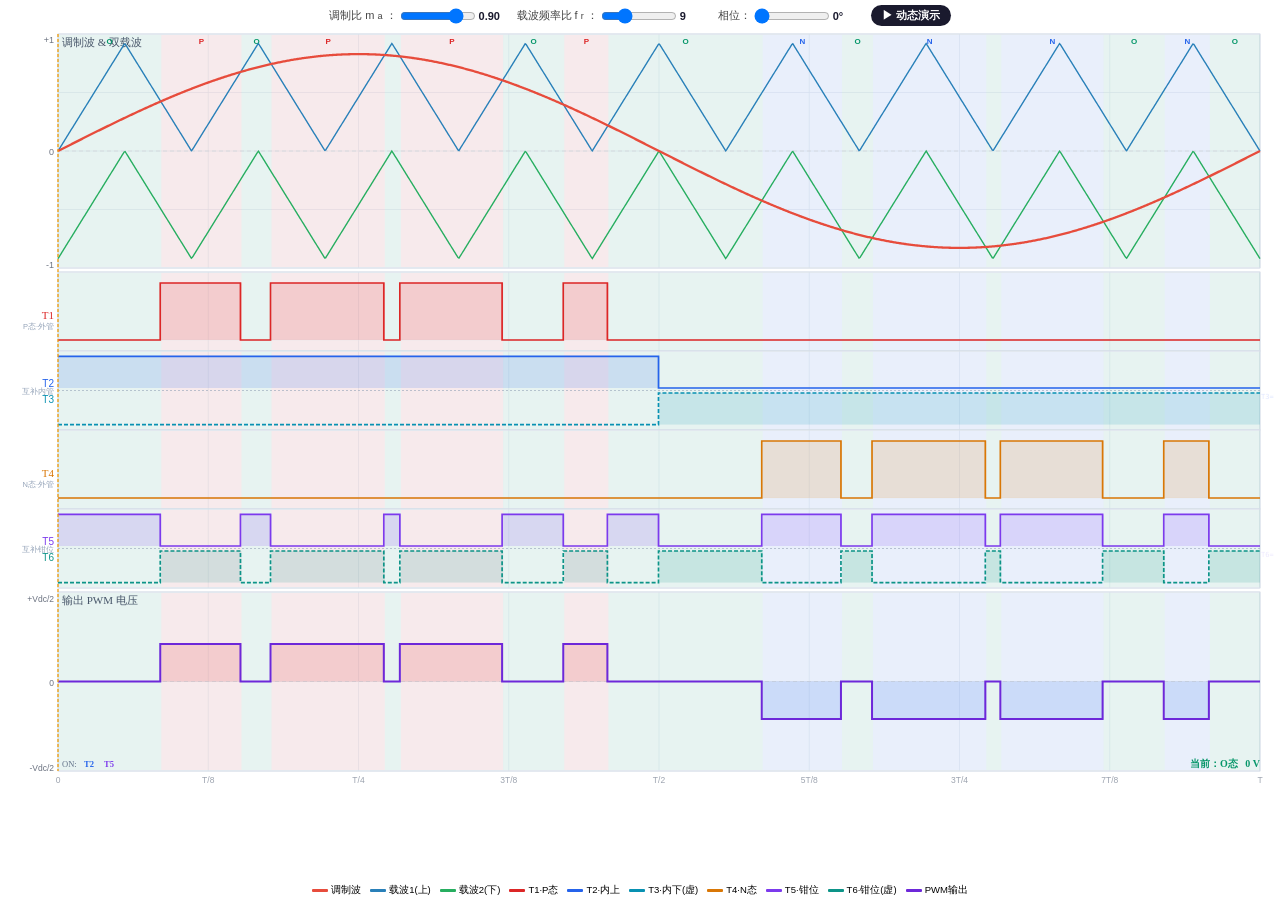
<file: modules/pwm.html>
<!DOCTYPE html>
<html lang="zh-CN">
<head>
<meta charset="UTF-8">
<style>
*{margin:0;padding:0;box-sizing:border-box;}
body{background:#fff;font-family:"Microsoft YaHei",sans-serif;
     display:flex;flex-direction:column;height:100vh;overflow:hidden;padding:5px 6px 3px;}
.ctrl{display:flex;gap:10px;align-items:center;flex-wrap:wrap;
      justify-content:center;margin-bottom:3px;font-size:11px;color:#444;flex-shrink:0;}
label{display:flex;align-items:center;gap:3px;}
input[type=range]{width:76px;}
.val{font-weight:700;color:#1a1a2e;min-width:28px;display:inline-block;}
button{padding:3px 11px;border:none;border-radius:13px;cursor:pointer;
       font-size:11px;font-weight:600;background:#1a1a2e;color:#fff;transition:all .2s;}
button.on{background:#059669;}
canvas{flex:1;min-height:0;width:100%;display:block;}
.legend{display:flex;gap:9px;font-size:9.5px;margin-top:2px;
        flex-wrap:wrap;justify-content:center;flex-shrink:0;}
.li{display:flex;align-items:center;gap:3px;}
.ld{width:16px;height:3px;border-radius:1px;}
</style>
</head>
<body>

<div class="ctrl">
  <label>调制比 m<sub>a</sub>：
    <input type="range" id="rMa" min="0.5" max="1.0" step="0.01" value="0.9" oninput="draw()">
    <span class="val" id="vMa">0.90</span>
  </label>
  <label>载波频率比 f<sub>r</sub>：
    <input type="range" id="rFr" min="5" max="20" step="1" value="9" oninput="draw()">
    <span class="val" id="vFr">9</span>
  </label>
  <label>相位：
    <input type="range" id="rPhi" min="0" max="360" step="5" value="0" oninput="draw()">
    <span class="val" id="vPhi">0°</span>
  </label>
  <button id="btnAnim" onclick="toggleAnim()">▶ 动态演示</button>
</div>

<canvas id="cv"></canvas>

<div class="legend">
  <div class="li"><div class="ld" style="background:#e74c3c"></div>调制波</div>
  <div class="li"><div class="ld" style="background:#2980b9"></div>载波1(上)</div>
  <div class="li"><div class="ld" style="background:#27ae60"></div>载波2(下)</div>
  <div class="li"><div class="ld" style="background:#dc2626"></div>T1·P态</div>
  <div class="li"><div class="ld" style="background:#2563eb"></div>T2·内上</div>
  <div class="li"><div class="ld" style="background:#0891b2;border:1px dashed #0891b2"></div>T3·内下(虚)</div>
  <div class="li"><div class="ld" style="background:#d97706"></div>T4·N态</div>
  <div class="li"><div class="ld" style="background:#7c3aed"></div>T5·钳位</div>
  <div class="li"><div class="ld" style="background:#0d9488;border:1px dashed #0d9488"></div>T6·钳位(虚)</div>
  <div class="li"><div class="ld" style="background:#6d28d9"></div>PWM输出</div>
</div>

<script>
const cv = document.getElementById('cv');
const ctx = cv.getContext('2d');
let animOn=false, animId=null, phi0=0, lastT=null;

// Color palette
const C = {
  mod:'#e74c3c', car1:'#2980b9', car2:'#27ae60', pwmLine:'#6d28d9',
  cursor:'#f59e0b', bg:'#f8fafc', grid:'#e2e8f0',
  T1:'#dc2626', T2:'#2563eb', T3:'#0891b2',
  T4:'#d97706', T5:'#7c3aed', T6:'#0d9488',
};
function rgba(hex,a){
  const r=parseInt(hex.slice(1,3),16),g=parseInt(hex.slice(3,5),16),b=parseInt(hex.slice(5,7),16);
  return `rgba(${r},${g},${b},${a})`;
}

function getMa(){ return parseFloat(document.getElementById('rMa').value); }
function getFr(){ return parseInt(document.getElementById('rFr').value); }
function getPhi(){ return parseFloat(document.getElementById('rPhi').value)*Math.PI/180; }

function toggleAnim(){
  animOn=!animOn;
  const btn=document.getElementById('btnAnim');
  if(animOn){btn.textContent='⏸ 暂停';btn.classList.add('on');lastT=null;animId=requestAnimationFrame(step);}
  else{btn.textContent='▶ 动态演示';btn.classList.remove('on');cancelAnimationFrame(animId);}
}
function step(ts){
  if(!lastT)lastT=ts;
  phi0=(phi0+(ts-lastT)/1000*1.2)%(2*Math.PI);
  lastT=ts;
  document.getElementById('rPhi').value=phi0*180/Math.PI;
  document.getElementById('vPhi').textContent=Math.round(phi0*180/Math.PI)+'°';
  draw(); animId=requestAnimationFrame(step);
}

function resize(){
  const dpr=window.devicePixelRatio||1;
  cv.width=cv.offsetWidth*dpr; cv.height=cv.offsetHeight*dpr;
  ctx.scale(dpr,dpr); draw();
}

function draw(){
  const ma=getMa(), fr=getFr(), phi=getPhi();
  document.getElementById('vMa').textContent=ma.toFixed(2);
  document.getElementById('vFr').textContent=fr;
  document.getElementById('vPhi').textContent=Math.round(phi*180/Math.PI)+'°';

  const W=cv.offsetWidth, H=cv.offsetHeight;
  ctx.clearRect(0,0,W,H);

  // ── Layout ──
  const PL=52, PR=14, PT=5, PB=14;
  const XL=PL, XR=W-PR, XW=XR-XL;
  const avH=H-PT-PB;

  // Row heights
  const modH  = Math.round(avH*0.28);   // carrier+mod panel
  const dH    = Math.round(avH*0.095);  // each drive row (×4)
  const pwmH  = Math.round(avH*0.215);  // output voltage panel
  const GAP   = 4;

  const yMod  = PT;
  const yD0   = yMod+modH+GAP;
  const yD1   = yD0+dH;
  const yD2   = yD1+dH;
  const yD3   = yD2+dH;
  const yPwm  = yD3+dH+GAP;

  // ── Signal computation ──
  const N=1200;
  const vref=[],c1=[],c2=[],pwm=[];
  const gT1=[],gT2=[],gT3=[],gT4=[],gT5=[],gT6=[];

  for(let i=0;i<N;i++){
    const t=i/(N-1), th=2*Math.PI*t+phi;
    vref[i]=ma*Math.sin(th);
    const ct=(t*fr)%1, raw=ct<0.5?2*ct:2*(1-ct);
    c1[i]=raw; c2[i]=raw-1;

    const v=vref[i];
    if(v>c1[i]){            // P  state
      gT1[i]=1;gT2[i]=1;gT3[i]=0;gT4[i]=0;gT5[i]=0;gT6[i]=1;pwm[i]=1;
    } else if(v>=0){         // OU state (positive zero, upper clamp)
      gT1[i]=0;gT2[i]=1;gT3[i]=0;gT4[i]=0;gT5[i]=1;gT6[i]=0;pwm[i]=0;
    } else if(v>c2[i]){      // OL state (negative zero, lower clamp)
      gT1[i]=0;gT2[i]=0;gT3[i]=1;gT4[i]=0;gT5[i]=0;gT6[i]=1;pwm[i]=0;
    } else {                  // N  state
      gT1[i]=0;gT2[i]=0;gT3[i]=1;gT4[i]=1;gT5[i]=1;gT6[i]=0;pwm[i]=-1;
    }
  }

  // ── Common helpers ──
  const xOf = i => XL+XW*i/(N-1);

  function panelBg(y0,h,yDiv,xDiv){
    ctx.fillStyle=C.bg; ctx.fillRect(XL,y0,XW,h);
    ctx.strokeStyle=C.grid; ctx.lineWidth=0.7;
    for(let k=0;k<=yDiv;k++){const yy=y0+h*k/yDiv;ctx.beginPath();ctx.moveTo(XL,yy);ctx.lineTo(XR,yy);ctx.stroke();}
    for(let k=0;k<=(xDiv||8);k++){const xx=XL+XW*k/(xDiv||8);ctx.beginPath();ctx.moveTo(xx,y0);ctx.lineTo(xx,y0+h);ctx.stroke();}
    ctx.strokeStyle='#cbd5e1';ctx.lineWidth=0.8;ctx.strokeRect(XL,y0,XW,h);
  }

  // State shading (P=red, O=green, N=blue)
  function shadeStates(y0,h){
    const cols={1:'rgba(220,38,38,0.07)',0:'rgba(5,150,105,0.07)','-1':'rgba(37,99,235,0.07)'};
    let prev=pwm[0],s=0;
    for(let i=1;i<=N;i++){
      const cur=i<N?pwm[i]:pwm[N-1];
      if(cur!==prev||i===N){
        ctx.fillStyle=cols[prev];
        ctx.fillRect(xOf(s),y0+1,xOf(Math.min(i,N-1))-xOf(s),h-2);
        s=i;prev=cur;
      }
    }
  }

  // Draw analog polyline
  function polyline(arr,yMid,hSpan,color,lw,dash){
    ctx.strokeStyle=color;ctx.lineWidth=lw||1.5;ctx.setLineDash(dash||[]);
    ctx.beginPath();
    for(let i=0;i<N;i++){const x=xOf(i),y=yMid-arr[i]*(hSpan/2)*0.92;i===0?ctx.moveTo(x,y):ctx.lineTo(x,y);}
    ctx.stroke();ctx.setLineDash([]);
  }

  // Draw digital HIGH/LOW in a band [yTop..yBot]
  function digital(arr,yTop,yBot,color,dash){
    const yHi=yTop+1.5, yLo=yBot-1.5;
    // Filled area under HIGH
    ctx.fillStyle=rgba(color,0.15);
    let s=0,inH=arr[0]===1;
    for(let i=1;i<=N;i++){
      const v=i<N?arr[i]:arr[N-1];
      if((v===1)!==inH||i===N){
        if(inH)ctx.fillRect(xOf(s),yHi,xOf(Math.min(i,N-1))-xOf(s),yLo-yHi);
        s=i;inH=v===1;
      }
    }
    // Step waveform line
    ctx.strokeStyle=color;ctx.lineWidth=1.7;ctx.setLineDash(dash||[]);
    ctx.beginPath();
    for(let i=0;i<N;i++){
      const x=xOf(i), y=arr[i]===1?yHi:yLo;
      if(i===0){ctx.moveTo(x,y);continue;}
      if(arr[i]!==arr[i-1]){ctx.lineTo(xOf(i-1),y);ctx.lineTo(x,y);}
      else ctx.lineTo(x,y);
    }
    ctx.stroke();ctx.setLineDash([]);
  }

  function lbl(s,x,y,col,sz,align){
    ctx.fillStyle=col||'#6b7280';
    ctx.font=(sz||9)+'px '+(sz>=11?'"Microsoft YaHei"':'Arial');
    ctx.textAlign=align||'right';
    ctx.fillText(s,x,y);
  }

  // ════════════════════════════════════════
  // 1. Carrier + Modulation wave
  // ════════════════════════════════════════
  panelBg(yMod,modH,4,8);
  shadeStates(yMod,modH);

  const yMidMod=yMod+modH/2;
  ctx.strokeStyle='#d1d5db';ctx.lineWidth=0.8;ctx.setLineDash([4,3]);
  ctx.beginPath();ctx.moveTo(XL,yMidMod);ctx.lineTo(XR,yMidMod);ctx.stroke();
  ctx.setLineDash([]);

  lbl('+1',XL-4,yMod+9);
  lbl('0', XL-4,yMidMod+4);
  lbl('-1',XL-4,yMod+modH);
  lbl('调制波 & 双载波',XL+4,yMod+12,'#475569',11,'left');

  // State zone labels on top edge
  {
    const labels=[{v:1,t:'P'},{v:0,t:'O'},{v:-1,t:'N'}];
    const lc={1:'#dc2626',0:'#059669','-1':'#2563eb'};
    let prev=pwm[0],s=0;
    ctx.font='bold 8px Arial';ctx.textAlign='center';
    for(let i=1;i<=N;i++){
      const cur=i<N?pwm[i]:pwm[N-1];
      if(cur!==prev||i===N){
        const midX=(xOf(s)+xOf(Math.min(i,N-1)))/2;
        ctx.fillStyle=lc[prev]||'#555';
        if(xOf(Math.min(i,N-1))-xOf(s)>18)ctx.fillText(prev===1?'P':prev===0?'O':'N',midX,yMod+10);
        s=i;prev=cur;
      }
    }
  }

  polyline(c1,yMidMod,modH,C.car1,1.4);
  polyline(c2,yMidMod,modH,C.car2,1.4);
  polyline(vref,yMidMod,modH,C.mod,2.3);

  // ════════════════════════════════════════
  // 2. Drive signal rows
  // ════════════════════════════════════════

  // ── Row 0: T1 (P state only, outer upper) ──
  {
    const y0=yD0,h=dH;
    panelBg(y0,h,1,8);shadeStates(y0,h);
    // Low baseline
    ctx.strokeStyle='#e5e7eb';ctx.lineWidth=0.5;
    ctx.beginPath();ctx.moveTo(XL,y0+h*0.86);ctx.lineTo(XR,y0+h*0.86);ctx.stroke();
    digital(gT1,y0+h*0.12,y0+h*0.88,C.T1);
    lbl('T1',XL-4,y0+h*0.55+4,C.T1,11,'right');
    lbl('P态·外管',XL-4,y0+h*0.55+14,'#94a3b8',7.5,'right');
  }

  // ── Row 1: T2 / T3 (complementary inner switches) ──
  {
    const y0=yD1,h=dH,yMid2=y0+h/2;
    panelBg(y0,h,1,8);shadeStates(y0,h);
    // Divider between T2 and T3
    ctx.strokeStyle='#94a3b8';ctx.lineWidth=0.6;ctx.setLineDash([2,2]);
    ctx.beginPath();ctx.moveTo(XL,yMid2);ctx.lineTo(XR,yMid2);ctx.stroke();
    ctx.setLineDash([]);
    digital(gT2,y0+h*0.05,yMid2-1,C.T2);          // T2 upper half
    digital(gT3,yMid2+1,y0+h*0.95,C.T3,[4,2]);     // T3 lower half (dashed)
    lbl('T2',XL-4,yMid2-4,C.T2,10,'right');
    lbl('T3',XL-4,yMid2+12,C.T3,10,'right');
    lbl('互补内管',XL-4,y0+h/2+3,'#94a3b8',7.5,'right');
    // Complementary indicator
    ctx.fillStyle='#e0e7ff';ctx.font='7px monospace';ctx.textAlign='left';
    ctx.fillText('T3=T̄2',XR+1,yMid2+8);
  }

  // ── Row 2: T4 (N state only, outer lower) ──
  {
    const y0=yD2,h=dH;
    panelBg(y0,h,1,8);shadeStates(y0,h);
    ctx.strokeStyle='#e5e7eb';ctx.lineWidth=0.5;
    ctx.beginPath();ctx.moveTo(XL,y0+h*0.86);ctx.lineTo(XR,y0+h*0.86);ctx.stroke();
    digital(gT4,y0+h*0.12,y0+h*0.88,C.T4);
    lbl('T4',XL-4,y0+h*0.55+4,C.T4,11,'right');
    lbl('N态·外管',XL-4,y0+h*0.55+14,'#94a3b8',7.5,'right');
  }

  // ── Row 3: T5 / T6 (complementary clamp switches) ──
  {
    const y0=yD3,h=dH,yMid2=y0+h/2;
    panelBg(y0,h,1,8);shadeStates(y0,h);
    ctx.strokeStyle='#94a3b8';ctx.lineWidth=0.6;ctx.setLineDash([2,2]);
    ctx.beginPath();ctx.moveTo(XL,yMid2);ctx.lineTo(XR,yMid2);ctx.stroke();
    ctx.setLineDash([]);
    digital(gT5,y0+h*0.05,yMid2-1,C.T5);          // T5 upper half
    digital(gT6,yMid2+1,y0+h*0.95,C.T6,[4,2]);     // T6 lower half (dashed)
    lbl('T5',XL-4,yMid2-4,C.T5,10,'right');
    lbl('T6',XL-4,yMid2+12,C.T6,10,'right');
    lbl('互补钳位',XL-4,y0+h/2+3,'#94a3b8',7.5,'right');
    ctx.fillStyle='#ede9fe';ctx.font='7px monospace';ctx.textAlign='left';
    ctx.fillText('T6=T̄5',XR+1,yMid2+8);
  }

  // ════════════════════════════════════════
  // 3. Output PWM voltage
  // ════════════════════════════════════════
  panelBg(yPwm,pwmH,2,8);
  shadeStates(yPwm,pwmH);

  const yZero=yPwm+pwmH/2, span=0.42;
  ctx.strokeStyle='#d1d5db';ctx.lineWidth=0.8;ctx.setLineDash([4,3]);
  ctx.beginPath();ctx.moveTo(XL,yZero);ctx.lineTo(XR,yZero);ctx.stroke();
  ctx.setLineDash([]);

  lbl('+Vdc/2',XL-4,yPwm+10,'#6b7280',8.5);
  lbl('0',     XL-4,yZero+4,'#6b7280',8.5);
  lbl('-Vdc/2',XL-4,yPwm+pwmH,'#6b7280',8.5);
  lbl('输出 PWM 电压',XL+4,yPwm+12,'#475569',11,'left');

  // State fill under PWM
  {
    const yOf=v=>yZero-v*(pwmH/2)*span;
    let prev=pwm[0],s=0;
    for(let i=1;i<=N;i++){
      const cur=i<N?pwm[i]:pwm[N-1];
      if(cur!==prev||i===N){
        const y0h=yOf(prev),y1h=yZero;
        ctx.fillStyle=prev===1?'rgba(220,38,38,0.15)':prev===0?'rgba(5,150,105,0.10)':'rgba(37,99,235,0.15)';
        ctx.fillRect(xOf(s),Math.min(y0h,y1h),xOf(Math.min(i,N-1))-xOf(s),Math.abs(y0h-y1h));
        s=i;prev=cur;
      }
    }
    // PWM step line
    ctx.strokeStyle=C.pwmLine;ctx.lineWidth=2;
    ctx.beginPath();
    for(let i=0;i<N;i++){
      const x=xOf(i),y=yOf(pwm[i]);
      if(i===0){ctx.moveTo(x,y);continue;}
      if(pwm[i]!==pwm[i-1]){ctx.lineTo(xOf(i-1),y);ctx.lineTo(x,y);}
      else ctx.lineTo(x,y);
    }
    ctx.stroke();
  }

  // ════════════════════════════════════════
  // 4. Current-phase cursor
  // ════════════════════════════════════════
  let curT=(phi/(2*Math.PI))%1; if(curT<0)curT+=1;
  const xCur=XL+XW*curT;
  ctx.strokeStyle=C.cursor;ctx.lineWidth=1.3;ctx.setLineDash([3,2]);
  ctx.beginPath();ctx.moveTo(xCur,yMod);ctx.lineTo(xCur,yPwm+pwmH);ctx.stroke();
  ctx.setLineDash([]);

  // Current state readout
  const ci=Math.min(Math.round(curT*(N-1)),N-1), sv=pwm[ci];
  const sn={1:'P态  +Vdc/2',0:'O态   0 V','-1':'N态  -Vdc/2'};
  const sc={1:C.T1,0:'#059669','-1':C.T4};
  ctx.fillStyle=sc[sv];ctx.font='bold 10px "Microsoft YaHei"';ctx.textAlign='right';
  ctx.fillText('当前：'+sn[sv],XR,yPwm+pwmH-4);

  // Active gate signals at cursor
  const gates=[
    ['T1',gT1[ci],C.T1],['T2',gT2[ci],C.T2],['T3',gT3[ci],C.T3],
    ['T4',gT4[ci],C.T4],['T5',gT5[ci],C.T5],['T6',gT6[ci],C.T6],
  ];
  ctx.font='8.5px "Microsoft YaHei"';ctx.textAlign='left';
  const onGates=gates.filter(g=>g[1]);
  let gx=XL+4;
  ctx.fillStyle='#64748b';ctx.fillText('ON:',gx,yPwm+pwmH-4);gx+=22;
  onGates.forEach(([name,,col])=>{
    ctx.fillStyle=col;ctx.font='bold 8.5px "Microsoft YaHei"';
    ctx.fillText(name,gx,yPwm+pwmH-4);gx+=20;
  });

  // ── X-axis time labels ──
  ctx.fillStyle='#9ca3af';ctx.font='8.5px Arial';ctx.textAlign='center';
  ['0','T/8','T/4','3T/8','T/2','5T/8','3T/4','7T/8','T'].forEach((v,i)=>{
    ctx.fillText(v,XL+XW*i/8,yPwm+pwmH+12);
  });
}

window.addEventListener('resize',resize);
resize();
</script>
</body>
</html>
</file>
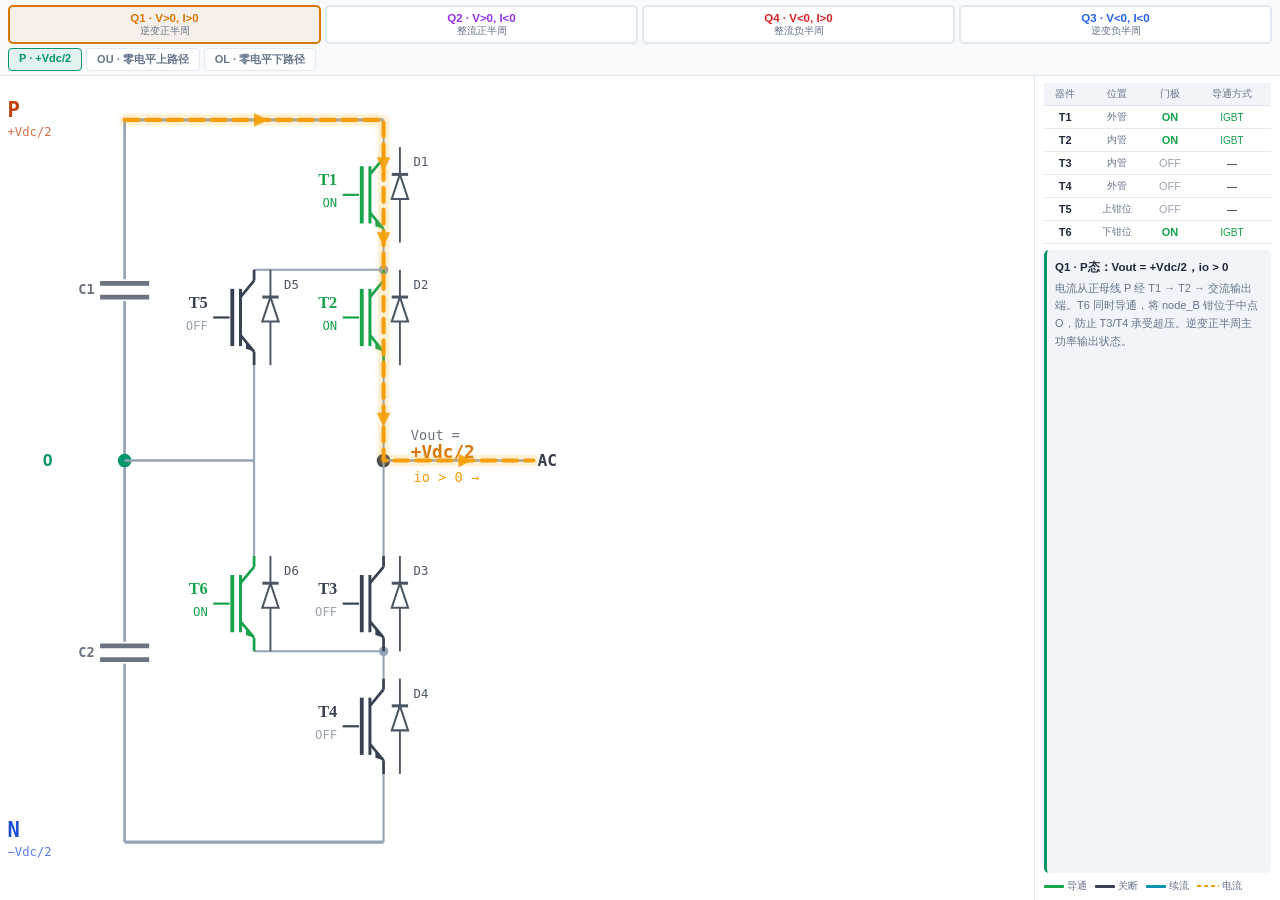
<file: modules/state_analysis.html>
<!DOCTYPE html>
<html lang="zh-CN">
<head>
<meta charset="UTF-8">
<style>
:root{
  --bg:#fff;--surface:#f8fafc;--surface2:#f1f5f9;--border:#e2e8f0;
  --text:#1e293b;--text-dim:#64748b;
  --q1:#d97706;--q2:#9333ea;--q3:#2563eb;--q4:#dc2626;
  --on-color:#16a34a;--wire:#94a3b8;--dev:#374151;--current-flow:#f59e0b;
}
*{margin:0;padding:0;box-sizing:border-box}
body{background:var(--bg);color:var(--text);font-family:"Microsoft YaHei",sans-serif;
     height:100vh;overflow:hidden;display:flex;flex-direction:column}

/* ── Controls ── */
.ctrl{flex-shrink:0;padding:5px 8px 4px;border-bottom:1px solid var(--border);background:var(--surface)}
.quad-row{display:flex;gap:4px;margin-bottom:4px}
.quad-btn{flex:1;padding:4px 3px;border-radius:5px;border:2px solid var(--border);
          background:var(--bg);cursor:pointer;transition:all .2s;text-align:center}
.quad-btn .ql{font-size:11.5px;font-weight:700;line-height:1.25}
.quad-btn .qi{font-size:9.5px;color:var(--text-dim)}
.quad-btn:hover{border-color:var(--text-dim)}
.quad-btn[data-q="1"]{color:var(--q1)}.quad-btn[data-q="1"].active{border-color:var(--q1);background:rgba(217,119,6,.07)}
.quad-btn[data-q="2"]{color:var(--q2)}.quad-btn[data-q="2"].active{border-color:var(--q2);background:rgba(147,51,234,.07)}
.quad-btn[data-q="3"]{color:var(--q3)}.quad-btn[data-q="3"].active{border-color:var(--q3);background:rgba(37,99,235,.07)}
.quad-btn[data-q="4"]{color:var(--q4)}.quad-btn[data-q="4"].active{border-color:var(--q4);background:rgba(220,38,38,.07)}
.sub-row{display:flex;gap:4px;flex-wrap:wrap}
.sub-btn{padding:3px 10px;border-radius:4px;border:1.5px solid var(--border);
         background:var(--bg);color:var(--text-dim);font-size:11px;font-weight:600;cursor:pointer;transition:all .2s}
.sub-btn:hover{border-color:var(--text-dim);color:var(--text)}
.sub-btn.active{border-color:#059669;background:rgba(5,150,105,.09);color:#059669}

/* ── Main layout:  SVG takes all remaining space, info panel fixed width ── */
.main{flex:1;display:flex;overflow:hidden}
.svgpanel{flex:1;display:flex;align-items:center;justify-content:flex-start;
          padding:3px 2px;border-right:1px solid var(--border);overflow:hidden}
.svgpanel svg{height:100%;width:auto;display:block}
.infopanel{flex:0 0 245px;overflow-y:auto;padding:7px 9px;display:flex;flex-direction:column;gap:6px}

/* ── Info panel ── */
.st{width:100%;border-collapse:collapse;font-size:11px}
.st th{padding:4px 2px;text-align:center;color:var(--text-dim);font-weight:500;font-size:10px;
       border-bottom:1.5px solid var(--border);background:var(--surface2)}
.st td{padding:4px 2px;text-align:center;border-bottom:1px solid var(--border)}
.so{color:#16a34a;font-weight:700}.sf2{color:#9ca3af}
.db{background:var(--surface2);border-radius:5px;padding:8px;
    border-left:3px solid #059669;line-height:1.6;font-size:11px;flex:1}
.db .tt{font-weight:700;font-size:11.5px;margin-bottom:3px;color:var(--text)}
.db .dc{color:var(--text-dim)}
.lg{display:flex;gap:8px;flex-wrap:wrap}
.li{display:flex;align-items:center;gap:3px;font-size:10px;color:var(--text-dim)}
.ld{width:20px;height:3px;border-radius:1px}

/* ── Flow animation ── */
@keyframes march{to{stroke-dashoffset:-24}}
.fl{stroke:var(--current-flow);stroke-width:3;stroke-dasharray:10 6;
    stroke-linecap:round;stroke-linejoin:round;fill:none;
    animation:march .45s linear infinite;filter:drop-shadow(0 0 3px rgba(251,191,36,.5))}
.fg{stroke:var(--current-flow);stroke-width:8;stroke-linecap:round;
    stroke-linejoin:round;fill:none;opacity:.1}
</style>
</head>
<body>

<div class="ctrl">
  <div class="quad-row">
    <div class="quad-btn active" data-q="1" onclick="setQ(1)">
      <div class="ql">Q1 · V&gt;0, I&gt;0</div><div class="qi">逆变正半周</div>
    </div>
    <div class="quad-btn" data-q="2" onclick="setQ(2)">
      <div class="ql">Q2 · V&gt;0, I&lt;0</div><div class="qi">整流正半周</div>
    </div>
    <div class="quad-btn" data-q="4" onclick="setQ(4)">
      <div class="ql">Q4 · V&lt;0, I&gt;0</div><div class="qi">整流负半周</div>
    </div>
    <div class="quad-btn" data-q="3" onclick="setQ(3)">
      <div class="ql">Q3 · V&lt;0, I&lt;0</div><div class="qi">逆变负半周</div>
    </div>
  </div>
  <div class="sub-row" id="subRow"></div>
</div>

<div class="main">
  <!-- ══ SVG Circuit  viewBox="0 0 460 600"
       Layout coordinates:
         Left bus   x=90   |  Clamp col  x=185  |  Main col   x=280
         P bus      y=30   |  node_A     y=140   |  O neutral  y=280
         node_B     y=420  |  N bus      y=560
         T1 (264,50)→E(280,120)   T2 (264,140)→E(280,210)   T5 (169,140)→E(185,210)
         T3 (264,350)→E(280,420)  T4 (264,440)→E(280,510)   T6 (169,350)→E(185,420)
         Note: T2 & T5 collectors both at y=140 (level)
               T3 & T6 emitters  both at y=420 (level)
  ══ -->
  <div class="svgpanel">
  <svg viewBox="0 0 460 600" xmlns="http://www.w3.org/2000/svg">

  <!-- ── P / N bus horizontal ── -->
  <line x1="90" y1="30"  x2="280" y2="30"  stroke="var(--wire)" stroke-width="2.5"/>
  <line x1="90" y1="560" x2="280" y2="560" stroke="var(--wire)" stroke-width="2.5"/>

  <!-- ── Left vertical DC bus (split at C1 and C2) ── -->
  <line x1="90" y1="30"  x2="90" y2="147" stroke="var(--wire)" stroke-width="2"/>
  <line x1="90" y1="163" x2="90" y2="413" stroke="var(--wire)" stroke-width="2"/>
  <line x1="90" y1="429" x2="90" y2="560" stroke="var(--wire)" stroke-width="2"/>

  <!-- Bus labels: P / N (bold) + voltage annotation -->
  <text x="4"  y="28"  fill="#c2410c" font-size="15" font-family="monospace" font-weight="700">P</text>
  <text x="4"  y="42"  fill="#c2410c" font-size="9"  font-family="monospace" opacity=".75">+Vdc/2</text>
  <text x="4"  y="556" fill="#1d4ed8" font-size="15" font-family="monospace" font-weight="700">N</text>
  <text x="4"  y="570" fill="#1d4ed8" font-size="9"  font-family="monospace" opacity=".75">−Vdc/2</text>

  <!-- ── Capacitor C1  (P→O upper half, centered y≈155) ── -->
  <line x1="72" y1="150" x2="108" y2="150" stroke="#6b7280" stroke-width="3.5"/>
  <line x1="72" y1="160" x2="108" y2="160" stroke="#6b7280" stroke-width="3.5"/>
  <text x="68" y="158" fill="#6b7280" font-size="10" font-family="monospace" font-weight="600" text-anchor="end">C1</text>

  <!-- ── Capacitor C2  (O→N lower half, centered y≈420) ── -->
  <line x1="72" y1="416" x2="108" y2="416" stroke="#6b7280" stroke-width="3.5"/>
  <line x1="72" y1="426" x2="108" y2="426" stroke="#6b7280" stroke-width="3.5"/>
  <text x="68" y="424" fill="#6b7280" font-size="10" font-family="monospace" font-weight="600" text-anchor="end">C2</text>

  <!-- ── Neutral point O ── -->
  <circle cx="90" cy="280" r="5" fill="#059669"/>
  <text x="30" y="284" fill="#059669" font-size="12" font-family="monospace" font-weight="700">O</text>
  <line x1="90" y1="280" x2="185" y2="280" stroke="var(--wire)" stroke-width="1.8"/>

  <!-- ── Main column wires ── -->
  <!-- P bus → T1 collector -->
  <line x1="280" y1="30"  x2="280" y2="50"  stroke="var(--wire)" stroke-width="1.5"/>
  <!-- T1 emitter → node_A (y=140) -->
  <line x1="280" y1="120" x2="280" y2="140" stroke="var(--wire)" stroke-width="1.5"/>
  <!-- node_A junction dot + horizontal wire to clamp col -->
  <circle cx="280" cy="140" r="3.5" fill="var(--wire)"/>
  <line x1="185" y1="140" x2="280" y2="140" stroke="var(--wire)" stroke-width="1.5"/>
  <!-- T2 emitter (y=210) → AC node (y=280) -->
  <line x1="280" y1="210" x2="280" y2="280" stroke="var(--wire)" stroke-width="1.5"/>

  <!-- AC output node + wire (shorter) -->
  <circle cx="280" cy="280" r="5" fill="var(--dev)"/>
  <line x1="280" y1="280" x2="390" y2="280" stroke="var(--wire)" stroke-width="1.8"/>
  <text x="393" y="284" fill="var(--dev)" font-size="12" font-family="monospace" font-weight="700">AC</text>

  <!-- Vout = plain text annotation along AC wire -->
  <text x="300" y="265" fill="#6b7280" font-size="10" font-family="monospace">Vout =</text>
  <text x="300" y="278" fill="#d97706" font-size="13" font-family="monospace" font-weight="700" id="vt">+Vdc/2</text>
  <text x="302" y="296" fill="#f59e0b" font-size="10" font-family="monospace" id="ioLabel">io &gt; 0 →</text>

  <!-- AC node → T3 collector -->
  <line x1="280" y1="280" x2="280" y2="350" stroke="var(--wire)" stroke-width="1.5"/>
  <!-- node_B junction dot (T3 emitter = T6 emitter = y=420) + horizontal wire -->
  <circle cx="280" cy="420" r="3.5" fill="var(--wire)"/>
  <line x1="185" y1="420" x2="280" y2="420" stroke="var(--wire)" stroke-width="1.5"/>
  <!-- node_B → T4 collector -->
  <line x1="280" y1="420" x2="280" y2="440" stroke="var(--wire)" stroke-width="1.5"/>
  <!-- T4 emitter → N bus -->
  <line x1="280" y1="510" x2="280" y2="560" stroke="var(--wire)" stroke-width="1.5"/>

  <!-- ── Clamp column wires ── -->
  <!-- T5 collector = node_A at (185,140); no wire above T5 needed -->
  <!-- T5 emitter (185,210) → O (185,280) -->
  <line x1="185" y1="210" x2="185" y2="280" stroke="var(--wire)" stroke-width="1.5"/>
  <!-- O (185,280) → T6 collector (185,350) -->
  <line x1="185" y1="280" x2="185" y2="350" stroke="var(--wire)" stroke-width="1.5"/>
  <!-- T6 emitter = node_B at (185,420); no wire below T6 needed -->

  <!-- ════════════════════════════════════════════════════
       IGBT+Diode symbols  —  class="sw-line" on IGBT body,
       explicit ids on diode elements.
       T-label: id="tN-lb"   ON/OFF status: id="tN-st"
  ════════════════════════════════════════════════════ -->

  <!-- ══ T1: translate(264,50)  C=(280,50)  E=(280,120) ══ -->
  <g id="t1-igbt" transform="translate(264,50)">
    <line class="sw-line" x1="-14" y1="35" x2="-2"  y2="35" stroke="#374151" stroke-width="1.6"/>
    <line class="sw-line" x1="0"   y1="14" x2="0"   y2="56" stroke="#374151" stroke-width="2.8"/>
    <line class="sw-line" x1="6"   y1="14" x2="6"   y2="56" stroke="#374151" stroke-width="2.2"/>
    <line class="sw-line" x1="6"   y1="20" x2="16"  y2="8"  stroke="#374151" stroke-width="2"/>
    <line class="sw-line" x1="16"  y1="8"  x2="16"  y2="0"  stroke="#374151" stroke-width="2"/>
    <line class="sw-line" x1="6"   y1="48" x2="16"  y2="60" stroke="#374151" stroke-width="2"/>
    <line class="sw-line" x1="16"  y1="60" x2="16"  y2="70" stroke="#374151" stroke-width="2"/>
    <polygon class="sw-line" points="10,52 16,60 10,58" fill="#374151"/>
    <line   id="d1-w1"  x1="28" y1="0"  x2="28" y2="20" stroke="#4b5563" stroke-width="1.4"/>
    <line   id="d1-bar" x1="22" y1="20" x2="34" y2="20" stroke="#4b5563" stroke-width="2.2"/>
    <polygon id="d1-tri" points="28,20 22,38 34,38" fill="none" stroke="#4b5563" stroke-width="1.5"/>
    <line   id="d1-w2"  x1="28" y1="38" x2="28" y2="70" stroke="#4b5563" stroke-width="1.4"/>
    <text id="t1-lb" x="-18" y="28" fill="#374151" font-size="12" font-family="Microsoft YaHei" font-weight="700" text-anchor="end">T1</text>
    <text id="t1-st" x="-18" y="44" fill="#9ca3af" font-size="9"  font-family="monospace" text-anchor="end">OFF</text>
    <text id="d1-lb" x="38"  y="14" fill="#4b5563" font-size="9"  font-family="monospace">D1</text>
  </g>

  <!-- ══ T2: translate(264,140) C=(280,140)=node_A  E=(280,210) ══ -->
  <g id="t2-igbt" transform="translate(264,140)">
    <line class="sw-line" x1="-14" y1="35" x2="-2"  y2="35" stroke="#374151" stroke-width="1.6"/>
    <line class="sw-line" x1="0"   y1="14" x2="0"   y2="56" stroke="#374151" stroke-width="2.8"/>
    <line class="sw-line" x1="6"   y1="14" x2="6"   y2="56" stroke="#374151" stroke-width="2.2"/>
    <line class="sw-line" x1="6"   y1="20" x2="16"  y2="8"  stroke="#374151" stroke-width="2"/>
    <line class="sw-line" x1="16"  y1="8"  x2="16"  y2="0"  stroke="#374151" stroke-width="2"/>
    <line class="sw-line" x1="6"   y1="48" x2="16"  y2="60" stroke="#374151" stroke-width="2"/>
    <line class="sw-line" x1="16"  y1="60" x2="16"  y2="70" stroke="#374151" stroke-width="2"/>
    <polygon class="sw-line" points="10,52 16,60 10,58" fill="#374151"/>
    <line   id="d2-w1"  x1="28" y1="0"  x2="28" y2="20" stroke="#4b5563" stroke-width="1.4"/>
    <line   id="d2-bar" x1="22" y1="20" x2="34" y2="20" stroke="#4b5563" stroke-width="2.2"/>
    <polygon id="d2-tri" points="28,20 22,38 34,38" fill="none" stroke="#4b5563" stroke-width="1.5"/>
    <line   id="d2-w2"  x1="28" y1="38" x2="28" y2="70" stroke="#4b5563" stroke-width="1.4"/>
    <text id="t2-lb" x="-18" y="28" fill="#374151" font-size="12" font-family="Microsoft YaHei" font-weight="700" text-anchor="end">T2</text>
    <text id="t2-st" x="-18" y="44" fill="#9ca3af" font-size="9"  font-family="monospace" text-anchor="end">OFF</text>
    <text id="d2-lb" x="38"  y="14" fill="#4b5563" font-size="9"  font-family="monospace">D2</text>
  </g>

  <!-- ══ T3: translate(264,350) C=(280,350)  E=(280,420)=node_B ══ -->
  <g id="t3-igbt" transform="translate(264,350)">
    <line class="sw-line" x1="-14" y1="35" x2="-2"  y2="35" stroke="#374151" stroke-width="1.6"/>
    <line class="sw-line" x1="0"   y1="14" x2="0"   y2="56" stroke="#374151" stroke-width="2.8"/>
    <line class="sw-line" x1="6"   y1="14" x2="6"   y2="56" stroke="#374151" stroke-width="2.2"/>
    <line class="sw-line" x1="6"   y1="20" x2="16"  y2="8"  stroke="#374151" stroke-width="2"/>
    <line class="sw-line" x1="16"  y1="8"  x2="16"  y2="0"  stroke="#374151" stroke-width="2"/>
    <line class="sw-line" x1="6"   y1="48" x2="16"  y2="60" stroke="#374151" stroke-width="2"/>
    <line class="sw-line" x1="16"  y1="60" x2="16"  y2="70" stroke="#374151" stroke-width="2"/>
    <polygon class="sw-line" points="10,52 16,60 10,58" fill="#374151"/>
    <line   id="d3-w1"  x1="28" y1="0"  x2="28" y2="20" stroke="#4b5563" stroke-width="1.4"/>
    <line   id="d3-bar" x1="22" y1="20" x2="34" y2="20" stroke="#4b5563" stroke-width="2.2"/>
    <polygon id="d3-tri" points="28,20 22,38 34,38" fill="none" stroke="#4b5563" stroke-width="1.5"/>
    <line   id="d3-w2"  x1="28" y1="38" x2="28" y2="70" stroke="#4b5563" stroke-width="1.4"/>
    <text id="t3-lb" x="-18" y="28" fill="#374151" font-size="12" font-family="Microsoft YaHei" font-weight="700" text-anchor="end">T3</text>
    <text id="t3-st" x="-18" y="44" fill="#9ca3af" font-size="9"  font-family="monospace" text-anchor="end">OFF</text>
    <text id="d3-lb" x="38"  y="14" fill="#4b5563" font-size="9"  font-family="monospace">D3</text>
  </g>

  <!-- ══ T4: translate(264,440) C=(280,440)  E=(280,510) ══ -->
  <g id="t4-igbt" transform="translate(264,440)">
    <line class="sw-line" x1="-14" y1="35" x2="-2"  y2="35" stroke="#374151" stroke-width="1.6"/>
    <line class="sw-line" x1="0"   y1="14" x2="0"   y2="56" stroke="#374151" stroke-width="2.8"/>
    <line class="sw-line" x1="6"   y1="14" x2="6"   y2="56" stroke="#374151" stroke-width="2.2"/>
    <line class="sw-line" x1="6"   y1="20" x2="16"  y2="8"  stroke="#374151" stroke-width="2"/>
    <line class="sw-line" x1="16"  y1="8"  x2="16"  y2="0"  stroke="#374151" stroke-width="2"/>
    <line class="sw-line" x1="6"   y1="48" x2="16"  y2="60" stroke="#374151" stroke-width="2"/>
    <line class="sw-line" x1="16"  y1="60" x2="16"  y2="70" stroke="#374151" stroke-width="2"/>
    <polygon class="sw-line" points="10,52 16,60 10,58" fill="#374151"/>
    <line   id="d4-w1"  x1="28" y1="0"  x2="28" y2="20" stroke="#4b5563" stroke-width="1.4"/>
    <line   id="d4-bar" x1="22" y1="20" x2="34" y2="20" stroke="#4b5563" stroke-width="2.2"/>
    <polygon id="d4-tri" points="28,20 22,38 34,38" fill="none" stroke="#4b5563" stroke-width="1.5"/>
    <line   id="d4-w2"  x1="28" y1="38" x2="28" y2="70" stroke="#4b5563" stroke-width="1.4"/>
    <text id="t4-lb" x="-18" y="28" fill="#374151" font-size="12" font-family="Microsoft YaHei" font-weight="700" text-anchor="end">T4</text>
    <text id="t4-st" x="-18" y="44" fill="#9ca3af" font-size="9"  font-family="monospace" text-anchor="end">OFF</text>
    <text id="d4-lb" x="38"  y="14" fill="#4b5563" font-size="9"  font-family="monospace">D4</text>
  </g>

  <!-- ══ T5: translate(169,140) C=(185,140)=node_A  E=(185,210) ══
       LEVEL with T2 — both collectors at y=140                    ══ -->
  <g id="t5-igbt" transform="translate(169,140)">
    <line class="sw-line" x1="-14" y1="35" x2="-2"  y2="35" stroke="#374151" stroke-width="1.6"/>
    <line class="sw-line" x1="0"   y1="14" x2="0"   y2="56" stroke="#374151" stroke-width="2.8"/>
    <line class="sw-line" x1="6"   y1="14" x2="6"   y2="56" stroke="#374151" stroke-width="2.2"/>
    <line class="sw-line" x1="6"   y1="20" x2="16"  y2="8"  stroke="#374151" stroke-width="2"/>
    <line class="sw-line" x1="16"  y1="8"  x2="16"  y2="0"  stroke="#374151" stroke-width="2"/>
    <line class="sw-line" x1="6"   y1="48" x2="16"  y2="60" stroke="#374151" stroke-width="2"/>
    <line class="sw-line" x1="16"  y1="60" x2="16"  y2="70" stroke="#374151" stroke-width="2"/>
    <polygon class="sw-line" points="10,52 16,60 10,58" fill="#374151"/>
    <line   id="d5-w1"  x1="28" y1="0"  x2="28" y2="20" stroke="#4b5563" stroke-width="1.4"/>
    <line   id="d5-bar" x1="22" y1="20" x2="34" y2="20" stroke="#4b5563" stroke-width="2.2"/>
    <polygon id="d5-tri" points="28,20 22,38 34,38" fill="none" stroke="#4b5563" stroke-width="1.5"/>
    <line   id="d5-w2"  x1="28" y1="38" x2="28" y2="70" stroke="#4b5563" stroke-width="1.4"/>
    <!-- T5 labels on left of gate; clamp switch label to the far left -->
    <text id="t5-lb" x="-18" y="28" fill="#374151" font-size="12" font-family="Microsoft YaHei" font-weight="700" text-anchor="end">T5</text>
    <text id="t5-st" x="-18" y="44" fill="#9ca3af" font-size="9"  font-family="monospace" text-anchor="end">OFF</text>
    <text id="d5-lb" x="38"  y="14" fill="#4b5563" font-size="9"  font-family="monospace">D5</text>
  </g>

  <!-- ══ T6: translate(169,350) C=(185,350)  E=(185,420)=node_B ══
       LEVEL with T3 — both emitters at y=420                      ══ -->
  <g id="t6-igbt" transform="translate(169,350)">
    <line class="sw-line" x1="-14" y1="35" x2="-2"  y2="35" stroke="#374151" stroke-width="1.6"/>
    <line class="sw-line" x1="0"   y1="14" x2="0"   y2="56" stroke="#374151" stroke-width="2.8"/>
    <line class="sw-line" x1="6"   y1="14" x2="6"   y2="56" stroke="#374151" stroke-width="2.2"/>
    <line class="sw-line" x1="6"   y1="20" x2="16"  y2="8"  stroke="#374151" stroke-width="2"/>
    <line class="sw-line" x1="16"  y1="8"  x2="16"  y2="0"  stroke="#374151" stroke-width="2"/>
    <line class="sw-line" x1="6"   y1="48" x2="16"  y2="60" stroke="#374151" stroke-width="2"/>
    <line class="sw-line" x1="16"  y1="60" x2="16"  y2="70" stroke="#374151" stroke-width="2"/>
    <polygon class="sw-line" points="10,52 16,60 10,58" fill="#374151"/>
    <line   id="d6-w1"  x1="28" y1="0"  x2="28" y2="20" stroke="#4b5563" stroke-width="1.4"/>
    <line   id="d6-bar" x1="22" y1="20" x2="34" y2="20" stroke="#4b5563" stroke-width="2.2"/>
    <polygon id="d6-tri" points="28,20 22,38 34,38" fill="none" stroke="#4b5563" stroke-width="1.5"/>
    <line   id="d6-w2"  x1="28" y1="38" x2="28" y2="70" stroke="#4b5563" stroke-width="1.4"/>
    <text id="t6-lb" x="-18" y="28" fill="#374151" font-size="12" font-family="Microsoft YaHei" font-weight="700" text-anchor="end">T6</text>
    <text id="t6-st" x="-18" y="44" fill="#9ca3af" font-size="9"  font-family="monospace" text-anchor="end">OFF</text>
    <text id="d6-lb" x="38"  y="14" fill="#4b5563" font-size="9"  font-family="monospace">D6</text>
  </g>

  <!-- ── Dynamic current paths ── -->
  <g id="cp"></g>

  </svg>
  </div>

  <!-- ══ Info Panel ══ -->
  <div class="infopanel">
    <table class="st">
      <thead>
        <tr><th>器件</th><th>位置</th><th>门极</th><th>导通方式</th></tr>
      </thead>
      <tbody id="tb"></tbody>
    </table>
    <div class="db">
      <div class="tt" id="dt2"></div>
      <div class="dc" id="dc"></div>
    </div>
    <div class="lg">
      <div class="li"><div class="ld" style="background:#16a34a"></div>导通</div>
      <div class="li"><div class="ld" style="background:#374151"></div>关断</div>
      <div class="li"><div class="ld" style="background:#0891b2"></div>续流</div>
      <div class="li">
        <svg width="22" height="6"><line x1="0" y1="3" x2="22" y2="3" stroke="#f59e0b" stroke-width="2" stroke-dasharray="4 3"/></svg>
        电流
      </div>
    </div>
  </div>
</div>

<script>
// ── Flow path coordinates ──
// node_A y=140, node_B y=420, O y=280, AC wire end x=390
// T2/T5 midpoint y=175 (both bodies 140→210)
// T3/T6 midpoint y=385 (both bodies 350→420)
const FP = {
  P_Ipos:  [[90,30],[280,30],[280,85],[280,140],[280,175],[280,210],[280,280],[390,280]],
  P_Ineg:  [[390,280],[280,280],[280,210],[280,175],[280,140],[280,85],[280,30],[90,30]],
  OU_Ipos: [[90,280],[185,280],[185,210],[185,175],[185,140],[280,140],[280,175],[280,210],[280,280],[390,280]],
  OU_Ineg: [[390,280],[280,280],[280,210],[280,175],[280,140],[185,140],[185,175],[185,210],[185,280],[90,280]],
  OL_Ipos: [[390,280],[280,280],[280,350],[280,385],[280,420],[185,420],[185,385],[185,350],[185,280],[90,280]],
  OL_Ineg: [[90,280],[185,280],[185,350],[185,385],[185,420],[280,420],[280,385],[280,350],[280,280],[390,280]],
  N_Ipos:  [[390,280],[280,280],[280,385],[280,420],[280,475],[280,560],[90,560]],
  N_Ineg:  [[90,560],[280,560],[280,475],[280,420],[280,385],[280,280],[390,280]],
};

// ── State data: 4 quadrants × 3 sub-states ──
const DATA = {
  1: [
    { id:'P',  label:'P · +Vdc/2',
      sw:{T1:'ON',T2:'ON',T3:'OFF',T4:'OFF',T5:'OFF',T6:'ON'},
      diodes:{}, flow:[FP.P_Ipos], vout:'+Vdc/2', vc:'p',
      title:'Q1 · P态：Vout = +Vdc/2，io > 0',
      desc:'电流从正母线 P 经 T1 → T2 → 交流输出端。T6 同时导通，将 node_B 钳位于中点 O，防止 T3/T4 承受超压。逆变正半周主功率输出状态。',
      conduct:'T1, T2 (IGBT)；T6 钳位' },
    { id:'OU', label:'OU · 零电平上路径',
      sw:{T1:'OFF',T2:'ON',T3:'OFF',T4:'OFF',T5:'ON',T6:'OFF'},
      diodes:{D5:1}, flow:[FP.OU_Ipos], vout:'0', vc:'o',
      title:'Q1 · OU态：Vout = 0（上路径），io > 0',
      desc:'电流从中点 O → D5（T5体二极管续流）→ node_A → T2（IGBT导通）→ 交流输出端。T5 门极开通但电流方向为 E→C，实为体二极管 D5 导通。短换流回路，换流损耗小。',
      conduct:'D5 续流，T2 (IGBT)' },
    { id:'OL', label:'OL · 零电平下路径',
      sw:{T1:'ON',T2:'OFF',T3:'OFF',T4:'OFF',T5:'OFF',T6:'ON'},
      diodes:{D3:1}, flow:[FP.OL_Ineg], vout:'0', vc:'o',
      title:'Q1 · OL态：Vout = 0（下路径），io > 0',
      desc:'电流从中点 O → T6（IGBT导通）→ node_B → D3（T3体二极管续流）→ 交流输出端。与 OU 交替切换，主动均衡 T5/T6 损耗——ANPC 相对 NPC 的核心优势。',
      conduct:'T6 (IGBT)，D3 续流' },
  ],
  2: [
    { id:'P',  label:'P · +Vdc/2',
      sw:{T1:'ON',T2:'ON',T3:'OFF',T4:'OFF',T5:'OFF',T6:'ON'},
      diodes:{D1:1,D2:1}, flow:[FP.P_Ineg], vout:'+Vdc/2', vc:'p',
      title:'Q2 · P态：Vout = +Vdc/2，io < 0',
      desc:'电流从输出端流入 → D2 → D1 → 正母线 P。T1/T2 门极已开通但不承载电流，D1、D2 体二极管续流。整流正半周或回馈制动典型工况。',
      conduct:'D1, D2 体二极管续流' },
    { id:'OU', label:'OU · 零电平上路径',
      sw:{T1:'OFF',T2:'ON',T3:'OFF',T4:'OFF',T5:'ON',T6:'OFF'},
      diodes:{D2:1}, flow:[FP.OU_Ineg], vout:'0', vc:'o',
      title:'Q2 · OU态：Vout = 0（上路径），io < 0',
      desc:'电流从输出端流入 → D2（T2体二极管续流）→ node_A → T5（IGBT导通）→ 中点 O。T2 门极开通但电流方向为 E→C，由体二极管 D2 导通，T5 IGBT正向（C→E）导通。',
      conduct:'D2 续流，T5 (IGBT)' },
    { id:'OL', label:'OL · 零电平下路径',
      sw:{T1:'ON',T2:'OFF',T3:'ON',T4:'OFF',T5:'OFF',T6:'ON'},
      diodes:{D6:1}, flow:[FP.OL_Ipos], vout:'0', vc:'o',
      title:'Q2 · OL态：Vout = 0（下路径），io < 0',
      desc:'电流从交流输出端 → T3（IGBT导通）→ node_B → D6（T6体二极管续流）→ 中点 O。T3 为负电流提供正向导通通道，T6 门极开通但电流经体二极管 D6 回到中性点。',
      conduct:'T3 (IGBT)，D6 续流' },
  ],
  3: [
    { id:'N',  label:'N · −Vdc/2',
      sw:{T1:'OFF',T2:'OFF',T3:'ON',T4:'ON',T5:'ON',T6:'OFF'},
      diodes:{}, flow:[FP.N_Ipos], vout:'−Vdc/2', vc:'n',
      title:'Q3 · N态：Vout = −Vdc/2，io < 0',
      desc:'电流从交流输出端 经 T3（IGBT）→ T4（IGBT）→ 负母线 N。T5 同时导通，将 node_A 钳位于中点 O，防止 T1/T2 承受超压。逆变负半周，与 Q1-P 态完全对称。',
      conduct:'T3, T4 (IGBT)；T5 钳位' },
    { id:'OL', label:'OL · 零电平下路径',
      sw:{T1:'OFF',T2:'OFF',T3:'ON',T4:'OFF',T5:'OFF',T6:'ON'},
      diodes:{D6:1}, flow:[FP.OL_Ipos], vout:'0', vc:'o',
      title:'Q3 · OL态：Vout = 0（下路径），io < 0',
      desc:'电流从交流输出端 → T3（IGBT导通）→ node_B → D6（T6体二极管续流）→ 中点 O。短换流回路，换流从 T4 转移到 T3，T6 门极开通但由体二极管 D6 导通，减小换流损耗。',
      conduct:'T3 (IGBT)，D6 续流' },
    { id:'OU', label:'OU · 零电平上路径',
      sw:{T1:'OFF',T2:'OFF',T3:'OFF',T4:'ON',T5:'ON',T6:'OFF'},
      diodes:{D2:1}, flow:[FP.OU_Ineg], vout:'0', vc:'o',
      title:'Q3 · OU态：Vout = 0（上路径），io < 0',
      desc:'电流从输出端流入 → D2（T2体二极管续流）→ node_A → T5（IGBT导通）→ 中点 O。T2 门极开通但由体二极管 D2 导通，T5 IGBT 正向（C→E）导通，与 OL 交替实现 T5/T6 损耗均衡。',
      conduct:'D2 续流，T5 (IGBT)' },
  ],
  4: [
    { id:'N',  label:'N · −Vdc/2',
      sw:{T1:'OFF',T2:'OFF',T3:'ON',T4:'ON',T5:'ON',T6:'OFF'},
      diodes:{D3:1,D4:1}, flow:[FP.N_Ineg], vout:'−Vdc/2', vc:'n',
      title:'Q4 · N态：Vout = −Vdc/2，io > 0',
      desc:'电流从负母线 N → D4（T4体二极管）→ node_B → D3（T3体二极管）→ 交流输出端。T3/T4 门极已开通但不承载电流，D3、D4 体二极管续流。整流负半周，与 Q2-P 态完全对称。',
      conduct:'D3, D4 体二极管续流' },
    { id:'OL', label:'OL · 零电平下路径',
      sw:{T1:'OFF',T2:'OFF',T3:'ON',T4:'OFF',T5:'OFF',T6:'ON'},
      diodes:{D3:1}, flow:[FP.OL_Ineg], vout:'0', vc:'o',
      title:'Q4 · OL态：Vout = 0（下路径），io > 0',
      desc:'电流从中点 O → T6（IGBT导通）→ node_B → D3（T3体二极管续流）→ 交流输出端。正电流从中性点经下侧器件流向交流输出端。',
      conduct:'T6 (IGBT)，D3 续流' },
    { id:'OU', label:'OU · 零电平上路径',
      sw:{T1:'OFF',T2:'ON',T3:'OFF',T4:'ON',T5:'ON',T6:'OFF'},
      diodes:{D5:1}, flow:[FP.OU_Ipos], vout:'0', vc:'o',
      title:'Q4 · OU态：Vout = 0（上路径），io > 0',
      desc:'电流从中点 O → D5（T5体二极管续流）→ node_A → T2（IGBT导通）→ 交流输出端。T5 门极开通但电流方向为 E→C，由体二极管 D5 导通，与 OL 交替使用实现 T5/T6 损耗均衡分配。',
      conduct:'D5 续流，T2 (IGBT)' },
  ],
};

const VC = {
  p:{ m:'#d97706' },
  o:{ m:'#059669' },
  n:{ m:'#2563eb' },
};
const QDIR = { 1:'io &gt; 0 →', 2:'← io &lt; 0', 3:'← io &lt; 0', 4:'io &gt; 0 →' };
const POS  = { T1:'外管', T2:'内管', T3:'内管', T4:'外管', T5:'上钳位', T6:'下钳位' };

let curQ = 1, curSub = 0;

// Color IGBT body lines only — never simultaneously with diode
function ssw(n, on) {
  const id = n.toLowerCase();
  const g  = document.getElementById(id + '-igbt');
  const st = document.getElementById(id + '-st');
  const lb = document.getElementById(id + '-lb');
  if (!g) return;
  const c = on ? '#16a34a' : '#374151';
  if (st) { st.textContent = on ? 'ON' : 'OFF'; st.setAttribute('fill', on ? '#16a34a' : '#9ca3af'); }
  if (lb) lb.setAttribute('fill', c);
  g.querySelectorAll('.sw-line').forEach(el => {
    if (el.tagName.toLowerCase() === 'polygon') el.setAttribute('fill', c);
    else el.setAttribute('stroke', c);
  });
}

// Color body diode lines
function sdi(n, active) {
  const id = n.toLowerCase();
  const c  = active ? '#0891b2' : '#4b5563';
  ['tri','bar','lb','w1','w2'].forEach(s => {
    const el = document.getElementById(id + '-' + s);
    if (!el) return;
    if (s === 'tri') {
      el.setAttribute('stroke', c);
      el.setAttribute('fill', active ? 'rgba(8,145,178,.18)' : 'none');
    } else if (s === 'lb') {
      el.setAttribute('fill', active ? '#0891b2' : '#4b5563');
    } else {
      el.setAttribute('stroke', c);
    }
  });
}

// Draw animated current flow with direction arrows
function dfl(paths) {
  const g = document.getElementById('cp');
  g.innerHTML = '';
  paths.forEach(pts => {
    const ps = pts.map(p => p.join(',')).join(' ');
    const gl = document.createElementNS('http://www.w3.org/2000/svg', 'polyline');
    gl.setAttribute('points', ps); gl.classList.add('fg'); g.appendChild(gl);
    const ln = document.createElementNS('http://www.w3.org/2000/svg', 'polyline');
    ln.setAttribute('points', ps); ln.classList.add('fl'); g.appendChild(ln);
    for (let i = 0; i < pts.length - 1; i++) {
      const [x1, y1] = pts[i], [x2, y2] = pts[i + 1];
      if (Math.hypot(x2 - x1, y2 - y1) < 38) continue;
      const mx = (x1 + x2) / 2, my = (y1 + y2) / 2;
      const a  = Math.atan2(y2 - y1, x2 - x1) * 180 / Math.PI;
      const ar = document.createElementNS('http://www.w3.org/2000/svg', 'polygon');
      ar.setAttribute('points', '0,-5 10,0 0,5');
      ar.setAttribute('transform', `translate(${mx},${my}) rotate(${a})`);
      ar.setAttribute('fill', '#f59e0b');
      ar.setAttribute('opacity', '.9');
      g.appendChild(ar);
    }
  });
}

function buildSubBtns() {
  const row = document.getElementById('subRow');
  row.innerHTML = '';
  DATA[curQ].forEach((s, i) => {
    const b = document.createElement('div');
    b.className = 'sub-btn' + (i === curSub ? ' active' : '');
    b.textContent = s.label;
    b.onclick = () => { curSub = i; render(); };
    row.appendChild(b);
  });
}

function render() {
  const s = DATA[curQ][curSub];

  document.querySelectorAll('.quad-btn').forEach(b =>
    b.classList.toggle('active', +b.dataset.q === curQ));
  document.querySelectorAll('.sub-btn').forEach((b, i) =>
    b.classList.toggle('active', i === curSub));

  document.getElementById('ioLabel').innerHTML = QDIR[curQ];

  // KEY FIX: IGBT lines green ONLY if gate ON AND its diode NOT active
  // This ensures IGBT and diode are NEVER simultaneously highlighted
  ['T1','T2','T3','T4','T5','T6'].forEach(n => {
    const gateOn = s.sw[n] === 'ON';
    const dActive = s.diodes && s.diodes['D' + n[1]];
    ssw(n, gateOn && !dActive);   // IGBT green only when it's the conducting element
  });

  // Diodes: reset all then activate highlighted ones
  ['D1','D2','D3','D4','D5','D6'].forEach(d => sdi(d, false));
  if (s.diodes) Object.keys(s.diodes).forEach(d => sdi(d, true));

  // Vout text
  const vt = document.getElementById('vt');
  vt.textContent = s.vout;
  vt.setAttribute('fill', VC[s.vc].m);

  // Switch table
  const tb = document.getElementById('tb');
  tb.innerHTML = '';
  ['T1','T2','T3','T4','T5','T6'].forEach(n => {
    const on = s.sw[n] === 'ON';
    const dn = 'D' + n[1];
    const dA = s.diodes && s.diodes[dn];
    // Conduct: diode OR IGBT — never both
    let conduct = '—';
    if (dA)        conduct = `<span style="color:#0891b2">${dn} 续流</span>`;
    else if (on)   conduct = `<span style="color:#16a34a">IGBT</span>`;
    const tr = document.createElement('tr');
    tr.innerHTML =
      `<td style="font-weight:600">${n}</td>` +
      `<td style="color:var(--text-dim);font-size:10px">${POS[n]}</td>` +
      `<td class="${on ? 'so' : 'sf2'}">${s.sw[n]}</td>` +
      `<td style="font-size:10px">${conduct}</td>`;
    tb.appendChild(tr);
  });

  document.getElementById('dt2').textContent = s.title;
  document.getElementById('dc').textContent   = s.desc;

  dfl(s.flow);
}

function setQ(q) { curQ = q; curSub = 0; buildSubBtns(); render(); }

buildSubBtns();
render();
</script>
</body>
</html>
</file>
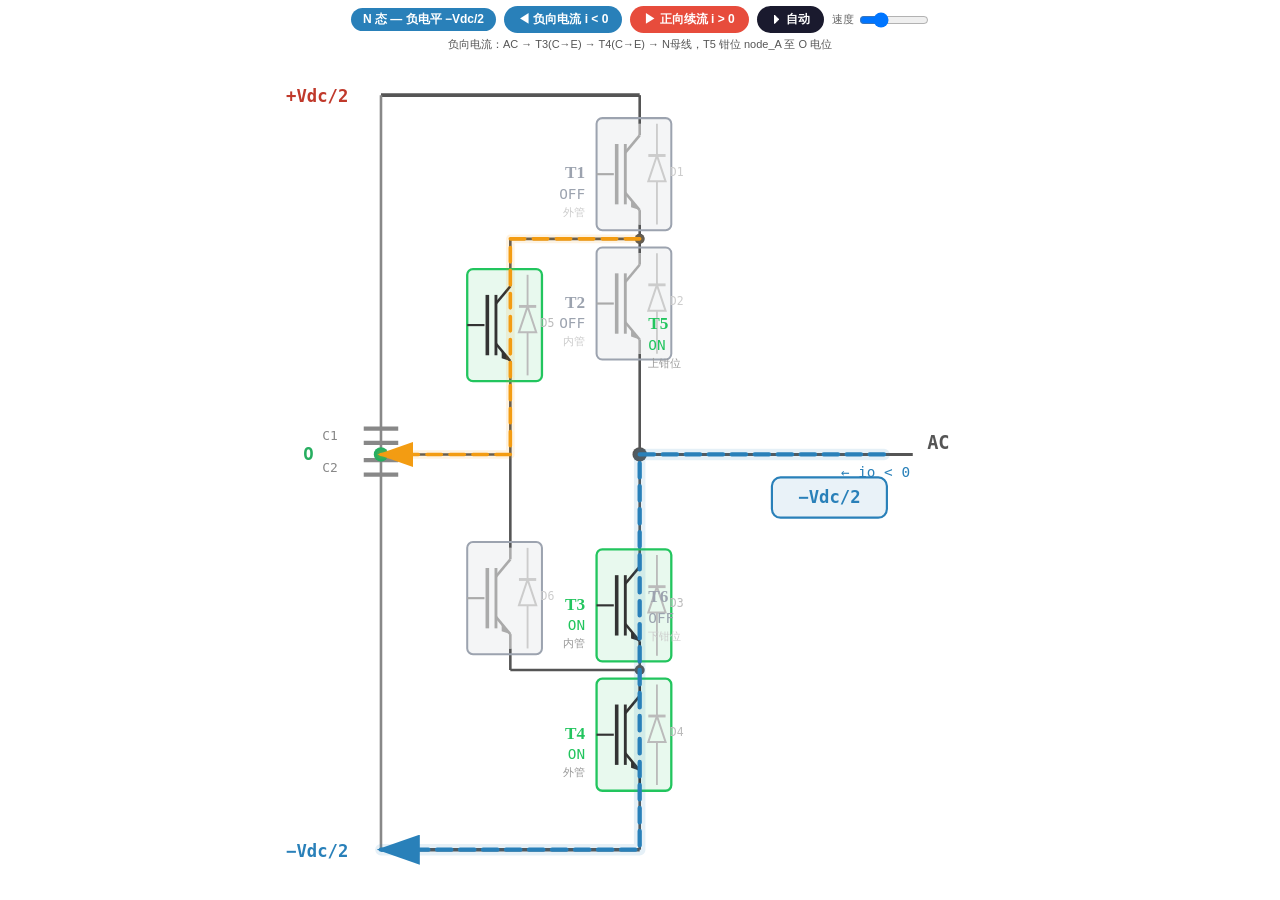
<file: modules/state_N.html>
<!DOCTYPE html>
<html lang="zh-CN">
<head>
<meta charset="UTF-8">
<style>
*{margin:0;padding:0;box-sizing:border-box}
body{background:#fff;font-family:"Microsoft YaHei",sans-serif;display:flex;flex-direction:column;align-items:center;height:100vh;overflow:hidden;padding:6px 0 0}
.ctrl{display:flex;gap:8px;align-items:center;flex-wrap:wrap;justify-content:center;margin-bottom:4px}
button{padding:5px 14px;border:none;border-radius:16px;cursor:pointer;font-size:12px;font-weight:600;transition:all .2s}
.b-neg{background:#2980b9;color:#fff}.b-pos{background:#e74c3c;color:#fff}
.b-auto{background:#1a1a2e;color:#fff}.b-auto.on{background:#27ae60}
.badge{padding:3px 12px;border-radius:12px;font-size:12px;font-weight:700;background:#2980b9;color:#fff}
.spd{font-size:11px;color:#666;display:flex;align-items:center;gap:5px}
input[type=range]{width:70px}
.info{font-size:11px;color:#555;text-align:center;min-height:15px}
@keyframes march{to{stroke-dashoffset:-24}}
.fl{stroke-dasharray:10 6;stroke-linecap:round;stroke-linejoin:round;fill:none;animation:march .5s linear infinite}
.fg{stroke-linecap:round;stroke-linejoin:round;fill:none;opacity:.12}
</style>
</head>
<body>
<div class="ctrl">
  <span class="badge">N 态 — 负电平 −Vdc/2</span>
  <button class="b-neg" onclick="setDir('neg')">◀ 负向电流 i &lt; 0</button>
  <button class="b-pos" onclick="setDir('pos')">▶ 正向续流 i &gt; 0</button>
  <button class="b-auto" id="btnA" onclick="toggleAuto()">⏵ 自动</button>
  <span class="spd">速度<input type="range" id="spd" min="0.3" max="3" step="0.1" value="1" oninput="setSpd(this.value)"></span>
</div>
<div class="info" id="info">负向电流：AC → T3 → T4 → N母线，T5 钳位 node_A 至 O 电位</div>

<svg viewBox="0 0 520 590" preserveAspectRatio="xMidYMid meet">
<defs>
  <marker id="arrB" markerWidth="10" markerHeight="7" refX="9" refY="3.5" orient="auto"><polygon points="0,0 10,3.5 0,7" fill="#2980b9"/></marker>
  <marker id="arrR" markerWidth="10" markerHeight="7" refX="9" refY="3.5" orient="auto"><polygon points="0,0 10,3.5 0,7" fill="#e74c3c"/></marker>
  <marker id="arrO" markerWidth="10" markerHeight="7" refX="9" refY="3.5" orient="auto"><polygon points="0,0 10,3.5 0,7" fill="#f39c12"/></marker>
</defs>

<!-- DC 母线 -->
<line x1="80" y1="30"  x2="260" y2="30"  stroke="#555" stroke-width="2.5"/>
<line x1="80" y1="555" x2="260" y2="555" stroke="#555" stroke-width="2.5"/>
<line x1="80" y1="30"  x2="80"  y2="555" stroke="#888" stroke-width="1.8"/>
<text x="14" y="35"  fill="#c0392b" font-size="12" font-family="monospace" font-weight="700">+Vdc/2</text>
<text x="14" y="560" fill="#2980b9" font-size="12" font-family="monospace" font-weight="700">−Vdc/2</text>

<!-- 电容 -->
<line x1="68" y1="262" x2="92" y2="262" stroke="#888" stroke-width="3"/>
<line x1="68" y1="272" x2="92" y2="272" stroke="#888" stroke-width="3"/>
<text x="50" y="270" fill="#888" font-size="9" font-family="monospace" text-anchor="end">C1</text>
<line x1="68" y1="284" x2="92" y2="284" stroke="#888" stroke-width="3"/>
<line x1="68" y1="294" x2="92" y2="294" stroke="#888" stroke-width="3"/>
<text x="50" y="292" fill="#888" font-size="9" font-family="monospace" text-anchor="end">C2</text>

<!-- O 中性点 -->
<circle cx="80" cy="280" r="5" fill="#27ae60"/>
<text x="26" y="284" fill="#27ae60" font-size="12" font-family="monospace" font-weight="700">O</text>
<line x1="80" y1="280" x2="170" y2="280" stroke="#555" stroke-width="1.8"/>

<!-- 主柱导线 -->
<line x1="260" y1="30"  x2="260" y2="50"  stroke="#555" stroke-width="1.8"/>
<line x1="260" y1="120" x2="260" y2="130" stroke="#555" stroke-width="1.8"/>
<circle cx="260" cy="130" r="3.5" fill="#555"/>
<line x1="170" y1="130" x2="260" y2="130" stroke="#555" stroke-width="1.8"/>
<line x1="260" y1="130" x2="260" y2="140" stroke="#555" stroke-width="1.8"/>
<line x1="260" y1="210" x2="260" y2="280" stroke="#555" stroke-width="1.8"/>
<circle cx="260" cy="280" r="5" fill="#555"/>
<line x1="260" y1="280" x2="450" y2="280" stroke="#555" stroke-width="2"/>
<text x="460" y="276" fill="#555" font-size="13" font-family="monospace" font-weight="700">AC</text>
<text x="400" y="296" fill="#2980b9" font-size="10" font-family="monospace" id="ioLbl">← io &lt; 0</text>
<line x1="260" y1="280" x2="260" y2="350" stroke="#555" stroke-width="1.8"/>
<line x1="260" y1="420" x2="260" y2="430" stroke="#555" stroke-width="1.8"/>
<circle cx="260" cy="430" r="3.5" fill="#555"/>
<line x1="170" y1="430" x2="260" y2="430" stroke="#555" stroke-width="1.8"/>
<line x1="260" y1="430" x2="260" y2="440" stroke="#555" stroke-width="1.8"/>
<line x1="260" y1="510" x2="260" y2="555" stroke="#555" stroke-width="1.8"/>

<!-- 钳位柱导线 -->
<line x1="170" y1="130" x2="170" y2="155" stroke="#555" stroke-width="1.8"/>
<line x1="170" y1="225" x2="170" y2="280" stroke="#555" stroke-width="1.8"/>
<line x1="170" y1="280" x2="170" y2="345" stroke="#555" stroke-width="1.8"/>
<line x1="170" y1="415" x2="170" y2="430" stroke="#555" stroke-width="1.8"/>

<!-- ══ T1 — OFF ══ -->
<g transform="translate(244,50)">
  <rect x="-14" y="-4" width="52" height="78" rx="4" fill="rgba(75,85,99,.06)" stroke="#9ca3af" stroke-width="1.4"/>
  <line x1="-14" y1="35" x2="-2" y2="35" stroke="#aaa" stroke-width="1.5"/>
  <line x1="0" y1="14" x2="0" y2="56" stroke="#aaa" stroke-width="2.5"/>
  <line x1="6" y1="14" x2="6" y2="56" stroke="#aaa" stroke-width="2"/>
  <line x1="6" y1="20" x2="16" y2="8"  stroke="#aaa" stroke-width="1.8"/>
  <line x1="16" y1="8"  x2="16" y2="0"  stroke="#aaa" stroke-width="1.8"/>
  <line x1="6" y1="48" x2="16" y2="60" stroke="#aaa" stroke-width="1.8"/>
  <line x1="16" y1="60" x2="16" y2="70" stroke="#aaa" stroke-width="1.8"/>
  <polygon points="10,52 16,60 10,58" fill="#aaa"/>
  <line x1="28" y1="0"  x2="28" y2="22" stroke="#ccc" stroke-width="1.3"/>
  <line x1="22" y1="22" x2="34" y2="22" stroke="#ccc" stroke-width="2"/>
  <polygon points="28,22 22,40 34,40" fill="none" stroke="#ccc" stroke-width="1.4"/>
  <line x1="28" y1="40" x2="28" y2="70" stroke="#ccc" stroke-width="1.3"/>
  <text x="37" y="36" fill="#ccc" font-size="8" font-family="monospace">D1</text>
  <text x="-22" y="38" fill="#9ca3af" font-size="12" font-family="Microsoft YaHei" font-weight="700" text-anchor="end">T1</text>
  <text x="-22" y="52" fill="#9ca3af" font-size="10" font-family="monospace" text-anchor="end">OFF</text>
  <text x="-22" y="64" fill="#ccc" font-size="8" text-anchor="end">外管</text>
</g>

<!-- ══ T2 — OFF ══ -->
<g transform="translate(244,140)">
  <rect x="-14" y="-4" width="52" height="78" rx="4" fill="rgba(75,85,99,.06)" stroke="#9ca3af" stroke-width="1.4"/>
  <line x1="-14" y1="35" x2="-2" y2="35" stroke="#aaa" stroke-width="1.5"/>
  <line x1="0" y1="14" x2="0" y2="56" stroke="#aaa" stroke-width="2.5"/>
  <line x1="6" y1="14" x2="6" y2="56" stroke="#aaa" stroke-width="2"/>
  <line x1="6" y1="20" x2="16" y2="8"  stroke="#aaa" stroke-width="1.8"/>
  <line x1="16" y1="8"  x2="16" y2="0"  stroke="#aaa" stroke-width="1.8"/>
  <line x1="6" y1="48" x2="16" y2="60" stroke="#aaa" stroke-width="1.8"/>
  <line x1="16" y1="60" x2="16" y2="70" stroke="#aaa" stroke-width="1.8"/>
  <polygon points="10,52 16,60 10,58" fill="#aaa"/>
  <line x1="28" y1="0"  x2="28" y2="22" stroke="#ccc" stroke-width="1.3"/>
  <line x1="22" y1="22" x2="34" y2="22" stroke="#ccc" stroke-width="2"/>
  <polygon points="28,22 22,40 34,40" fill="none" stroke="#ccc" stroke-width="1.4"/>
  <line x1="28" y1="40" x2="28" y2="70" stroke="#ccc" stroke-width="1.3"/>
  <text x="37" y="36" fill="#ccc" font-size="8" font-family="monospace">D2</text>
  <text x="-22" y="38" fill="#9ca3af" font-size="12" font-family="Microsoft YaHei" font-weight="700" text-anchor="end">T2</text>
  <text x="-22" y="52" fill="#9ca3af" font-size="10" font-family="monospace" text-anchor="end">OFF</text>
  <text x="-22" y="64" fill="#ccc" font-size="8" text-anchor="end">内管</text>
</g>

<!-- ══ T3 — ON ══ -->
<g transform="translate(244,350)">
  <rect x="-14" y="-4" width="52" height="78" rx="4" fill="rgba(34,197,94,.1)" stroke="#22c55e" stroke-width="1.6"/>
  <line x1="-14" y1="35" x2="-2" y2="35" stroke="#333" stroke-width="1.5"/>
  <line x1="0" y1="14" x2="0" y2="56" stroke="#333" stroke-width="2.5"/>
  <line x1="6" y1="14" x2="6" y2="56" stroke="#333" stroke-width="2"/>
  <line x1="6" y1="20" x2="16" y2="8"  stroke="#333" stroke-width="1.8"/>
  <line x1="16" y1="8"  x2="16" y2="0"  stroke="#333" stroke-width="1.8"/>
  <line x1="6" y1="48" x2="16" y2="60" stroke="#333" stroke-width="1.8"/>
  <line x1="16" y1="60" x2="16" y2="70" stroke="#333" stroke-width="1.8"/>
  <polygon points="10,52 16,60 10,58" fill="#333"/>
  <line id="T3d1" x1="28" y1="0"  x2="28" y2="22" stroke="#bbb" stroke-width="1.3"/>
  <line id="T3d2" x1="22" y1="22" x2="34" y2="22" stroke="#bbb" stroke-width="2"/>
  <polygon id="T3d3" points="28,22 22,40 34,40" fill="none" stroke="#bbb" stroke-width="1.4"/>
  <line id="T3d4" x1="28" y1="40" x2="28" y2="70" stroke="#bbb" stroke-width="1.3"/>
  <text x="37" y="36" fill="#bbb" font-size="8" font-family="monospace">D3</text>
  <text x="-22" y="38" fill="#22c55e" font-size="12" font-family="Microsoft YaHei" font-weight="700" text-anchor="end">T3</text>
  <text x="-22" y="52" fill="#22c55e" font-size="10" font-family="monospace" text-anchor="end">ON</text>
  <text x="-22" y="64" fill="#999" font-size="8" text-anchor="end">内管</text>
</g>

<!-- ══ T4 — ON ══ -->
<g transform="translate(244,440)">
  <rect x="-14" y="-4" width="52" height="78" rx="4" fill="rgba(34,197,94,.1)" stroke="#22c55e" stroke-width="1.6"/>
  <line x1="-14" y1="35" x2="-2" y2="35" stroke="#333" stroke-width="1.5"/>
  <line x1="0" y1="14" x2="0" y2="56" stroke="#333" stroke-width="2.5"/>
  <line x1="6" y1="14" x2="6" y2="56" stroke="#333" stroke-width="2"/>
  <line x1="6" y1="20" x2="16" y2="8"  stroke="#333" stroke-width="1.8"/>
  <line x1="16" y1="8"  x2="16" y2="0"  stroke="#333" stroke-width="1.8"/>
  <line x1="6" y1="48" x2="16" y2="60" stroke="#333" stroke-width="1.8"/>
  <line x1="16" y1="60" x2="16" y2="70" stroke="#333" stroke-width="1.8"/>
  <polygon points="10,52 16,60 10,58" fill="#333"/>
  <line id="T4d1" x1="28" y1="0"  x2="28" y2="22" stroke="#bbb" stroke-width="1.3"/>
  <line id="T4d2" x1="22" y1="22" x2="34" y2="22" stroke="#bbb" stroke-width="2"/>
  <polygon id="T4d3" points="28,22 22,40 34,40" fill="none" stroke="#bbb" stroke-width="1.4"/>
  <line id="T4d4" x1="28" y1="40" x2="28" y2="70" stroke="#bbb" stroke-width="1.3"/>
  <text x="37" y="36" fill="#bbb" font-size="8" font-family="monospace">D4</text>
  <text x="-22" y="38" fill="#22c55e" font-size="12" font-family="Microsoft YaHei" font-weight="700" text-anchor="end">T4</text>
  <text x="-22" y="52" fill="#22c55e" font-size="10" font-family="monospace" text-anchor="end">ON</text>
  <text x="-22" y="64" fill="#999" font-size="8" text-anchor="end">外管</text>
</g>

<!-- ══ T5 — ON ══ -->
<g transform="translate(154,155)">
  <rect x="-14" y="-4" width="52" height="78" rx="4" fill="rgba(34,197,94,.1)" stroke="#22c55e" stroke-width="1.6"/>
  <line x1="-14" y1="35" x2="-2" y2="35" stroke="#333" stroke-width="1.5"/>
  <line x1="0" y1="14" x2="0" y2="56" stroke="#333" stroke-width="2.5"/>
  <line x1="6" y1="14" x2="6" y2="56" stroke="#333" stroke-width="2"/>
  <line x1="6" y1="20" x2="16" y2="8"  stroke="#333" stroke-width="1.8"/>
  <line x1="16" y1="8"  x2="16" y2="0"  stroke="#333" stroke-width="1.8"/>
  <line x1="6" y1="48" x2="16" y2="60" stroke="#333" stroke-width="1.8"/>
  <line x1="16" y1="60" x2="16" y2="70" stroke="#333" stroke-width="1.8"/>
  <polygon points="10,52 16,60 10,58" fill="#333"/>
  <line x1="28" y1="0"  x2="28" y2="22" stroke="#bbb" stroke-width="1.3"/>
  <line x1="22" y1="22" x2="34" y2="22" stroke="#bbb" stroke-width="2"/>
  <polygon points="28,22 22,40 34,40" fill="none" stroke="#bbb" stroke-width="1.4"/>
  <line x1="28" y1="40" x2="28" y2="70" stroke="#bbb" stroke-width="1.3"/>
  <text x="37" y="36" fill="#bbb" font-size="8" font-family="monospace">D5</text>
  <text x="112" y="38" fill="#22c55e" font-size="12" font-family="Microsoft YaHei" font-weight="700">T5</text>
  <text x="112" y="52" fill="#22c55e" font-size="10" font-family="monospace">ON</text>
  <text x="112" y="64" fill="#999" font-size="8">上钳位</text>
</g>

<!-- ══ T6 — OFF ══ -->
<g transform="translate(154,345)">
  <rect x="-14" y="-4" width="52" height="78" rx="4" fill="rgba(75,85,99,.06)" stroke="#9ca3af" stroke-width="1.4"/>
  <line x1="-14" y1="35" x2="-2" y2="35" stroke="#aaa" stroke-width="1.5"/>
  <line x1="0" y1="14" x2="0" y2="56" stroke="#aaa" stroke-width="2.5"/>
  <line x1="6" y1="14" x2="6" y2="56" stroke="#aaa" stroke-width="2"/>
  <line x1="6" y1="20" x2="16" y2="8"  stroke="#aaa" stroke-width="1.8"/>
  <line x1="16" y1="8"  x2="16" y2="0"  stroke="#aaa" stroke-width="1.8"/>
  <line x1="6" y1="48" x2="16" y2="60" stroke="#aaa" stroke-width="1.8"/>
  <line x1="16" y1="60" x2="16" y2="70" stroke="#aaa" stroke-width="1.8"/>
  <polygon points="10,52 16,60 10,58" fill="#aaa"/>
  <line x1="28" y1="0"  x2="28" y2="22" stroke="#ccc" stroke-width="1.3"/>
  <line x1="22" y1="22" x2="34" y2="22" stroke="#ccc" stroke-width="2"/>
  <polygon points="28,22 22,40 34,40" fill="none" stroke="#ccc" stroke-width="1.4"/>
  <line x1="28" y1="40" x2="28" y2="70" stroke="#ccc" stroke-width="1.3"/>
  <text x="37" y="36" fill="#ccc" font-size="8" font-family="monospace">D6</text>
  <text x="112" y="38" fill="#9ca3af" font-size="12" font-family="Microsoft YaHei" font-weight="700">T6</text>
  <text x="112" y="52" fill="#9ca3af" font-size="10" font-family="monospace">OFF</text>
  <text x="112" y="64" fill="#ccc" font-size="8">下钳位</text>
</g>

<!-- 电压指示 -->
<g transform="translate(390,310)">
  <rect x="-38" y="-14" width="80" height="28" rx="6" fill="rgba(41,128,185,.1)" stroke="#2980b9" stroke-width="1.5"/>
  <text x="2" y="4" fill="#2980b9" font-size="12" font-family="monospace" font-weight="700" text-anchor="middle">−Vdc/2</text>
</g>

<!-- ══ 电流路径 ══ -->
<!-- 负向主路径 (AC→T3→T4→N): 从右流入AC，经T3,T4流向N -->
<polyline id="nfg" class="fg" stroke="#2980b9" stroke-width="8"
  points="430,280 260,280 260,385 260,430 260,475 260,555 80,555"/>
<polyline id="nfl" class="fl" stroke="#2980b9" stroke-width="3"
  points="430,280 260,280 260,385 260,430 260,475 260,555 80,555"
  marker-end="url(#arrB)"/>

<!-- T5钳位 (nodeA→T5→O) -->
<polyline id="t5g" class="fg" stroke="#f39c12" stroke-width="6"
  points="260,130 170,130 170,155 170,190 170,225 170,280 80,280"/>
<polyline id="t5l" class="fl" stroke="#f39c12" stroke-width="2.5"
  points="260,130 170,130 170,155 170,190 170,225 170,280 80,280"
  marker-end="url(#arrO)"/>

<!-- 正向续流 (N→D4→D3→AC，经体二极管向上) -->
<polyline id="pfg" class="fg" stroke="#e74c3c" stroke-width="8"
  points="80,555 260,555 260,475 260,430 260,385 260,280 430,280" style="display:none"/>
<polyline id="pfl" class="fl" stroke="#e74c3c" stroke-width="3"
  points="80,555 260,555 260,475 260,430 260,385 260,280 430,280"
  marker-end="url(#arrR)" style="display:none"/>
</svg>

<script>
var dir='neg', auto=false, timer=null;
function setSpd(v){
  var d=(1/parseFloat(v)).toFixed(2)+'s';
  document.querySelectorAll('.fl').forEach(function(e){e.style.animationDuration=d});
}
function setDir(d){
  dir=d; var neg=d==='neg';
  ['nfg','nfl','t5g','t5l'].forEach(function(id){document.getElementById(id).style.display=neg?'':'none'});
  ['pfg','pfl'].forEach(function(id){document.getElementById(id).style.display=neg?'none':''});
  document.getElementById('ioLbl').textContent=neg?'← io < 0':'io > 0 →';
  document.getElementById('info').textContent=neg
    ?'负向电流：AC → T3(C→E) → T4(C→E) → N母线，T5 钳位 node_A 至 O 电位'
    :'正向续流：N → D4(T4体二极管) → D3(T3体二极管) → AC 输出端';
  var dc='#06b6d4', doff='#bbb';
  ['T3d1','T3d2','T3d3','T3d4','T4d1','T4d2','T4d3','T4d4'].forEach(function(id){
    var el=document.getElementById(id); if(!el)return;
    el.setAttribute('stroke',neg?doff:dc);
  });
  ['T3d3','T4d3'].forEach(function(id){
    var el=document.getElementById(id); if(!el)return;
    el.setAttribute('fill',neg?'none':'rgba(6,182,212,.15)');
  });
}
function toggleAuto(){
  auto=!auto; var btn=document.getElementById('btnA');
  if(auto){btn.textContent='⏸ 停';btn.classList.add('on');
    timer=setInterval(function(){setDir(dir==='neg'?'pos':'neg')},2000);
  }else{btn.textContent='⏵ 自动';btn.classList.remove('on');clearInterval(timer);}
}
setDir('neg');
</script>
</body>
</html>
</file>
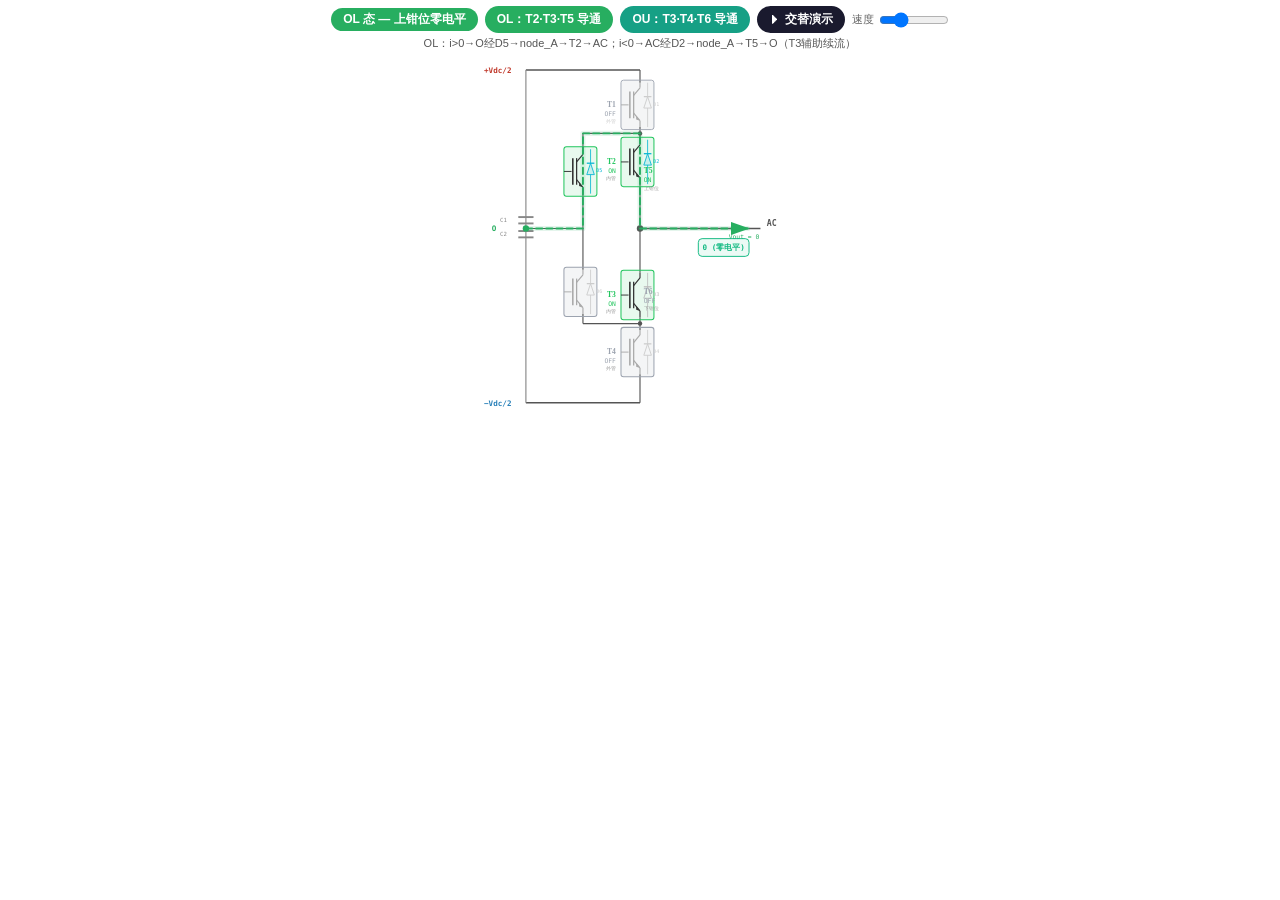
<file: modules/state_O.html>
<!DOCTYPE html>
<html lang="zh-CN">
<head>
<meta charset="UTF-8">
<style>
*{margin:0;padding:0;box-sizing:border-box}
body{background:#fff;font-family:"Microsoft YaHei",sans-serif;display:flex;flex-direction:column;align-items:center;height:100vh;overflow:hidden;padding:6px 0 0}
.ctrl{display:flex;gap:7px;align-items:center;flex-wrap:wrap;justify-content:center;margin-bottom:3px}
button{padding:5px 12px;border:none;border-radius:16px;cursor:pointer;font-size:12px;font-weight:600;transition:all .2s}
.b-ol{background:#27ae60;color:#fff}.b-ou{background:#16a085;color:#fff}
.b-auto{background:#1a1a2e;color:#fff}.b-auto.on{background:#e67e22}
.badge{padding:3px 12px;border-radius:12px;font-size:12px;font-weight:700;background:#27ae60;color:#fff}
.spd{font-size:11px;color:#666;display:flex;align-items:center;gap:5px}
input[type=range]{width:70px}
.info{font-size:11px;color:#555;text-align:center;min-height:15px;padding:0 10px}
@keyframes march{to{stroke-dashoffset:-24}}
.fl{stroke-dasharray:10 6;stroke-linecap:round;stroke-linejoin:round;fill:none;animation:march .5s linear infinite}
.fg{stroke-linecap:round;stroke-linejoin:round;fill:none;opacity:.12}
</style>
</head>
<body>
<div class="ctrl">
  <span class="badge" id="badge">OL 态 — 上钳位零电平</span>
  <button class="b-ol"  onclick="setState('OL')">OL：T2·T3·T5 导通</button>
  <button class="b-ou"  onclick="setState('OU')">OU：T3·T4·T6 导通</button>
  <button class="b-auto" id="btnA" onclick="toggleAuto()">⏵ 交替演示</button>
  <span class="spd">速度<input type="range" id="spd" min="0.3" max="3" step="0.1" value="1" oninput="setSpd(this.value)"></span>
</div>
<div class="info" id="info">OL：i>0 路径 O→D5→node_A→T2→AC；i&lt;0 路径 AC→D2→node_A→T5→O</div>

<svg id="svg" viewBox="0 0 520 590" width="440" height="374">
<defs>
  <marker id="arrG" markerWidth="10" markerHeight="7" refX="9" refY="3.5" orient="auto"><polygon points="0,0 10,3.5 0,7" fill="#27ae60"/></marker>
  <marker id="arrT" markerWidth="10" markerHeight="7" refX="9" refY="3.5" orient="auto"><polygon points="0,0 10,3.5 0,7" fill="#16a085"/></marker>
</defs>

<!-- DC 母线 -->
<line x1="80" y1="30"  x2="260" y2="30"  stroke="#555" stroke-width="2.5"/>
<line x1="80" y1="555" x2="260" y2="555" stroke="#555" stroke-width="2.5"/>
<line x1="80" y1="30"  x2="80"  y2="555" stroke="#888" stroke-width="1.8"/>
<text x="14" y="35"  fill="#c0392b" font-size="12" font-family="monospace" font-weight="700">+Vdc/2</text>
<text x="14" y="560" fill="#2980b9" font-size="12" font-family="monospace" font-weight="700">−Vdc/2</text>

<!-- 电容 -->
<line x1="68" y1="262" x2="92" y2="262" stroke="#888" stroke-width="3"/>
<line x1="68" y1="272" x2="92" y2="272" stroke="#888" stroke-width="3"/>
<text x="50" y="270" fill="#888" font-size="9" font-family="monospace" text-anchor="end">C1</text>
<line x1="68" y1="284" x2="92" y2="284" stroke="#888" stroke-width="3"/>
<line x1="68" y1="294" x2="92" y2="294" stroke="#888" stroke-width="3"/>
<text x="50" y="292" fill="#888" font-size="9" font-family="monospace" text-anchor="end">C2</text>

<!-- O 中性点 -->
<circle cx="80" cy="280" r="5" fill="#27ae60"/>
<text x="26" y="284" fill="#27ae60" font-size="12" font-family="monospace" font-weight="700">O</text>
<line x1="80" y1="280" x2="170" y2="280" stroke="#555" stroke-width="1.8"/>

<!-- 主柱导线 -->
<line x1="260" y1="30"  x2="260" y2="50"  stroke="#555" stroke-width="1.8"/>
<line x1="260" y1="120" x2="260" y2="130" stroke="#555" stroke-width="1.8"/>
<circle cx="260" cy="130" r="3.5" fill="#555"/>
<line x1="170" y1="130" x2="260" y2="130" stroke="#555" stroke-width="1.8"/>
<line x1="260" y1="130" x2="260" y2="140" stroke="#555" stroke-width="1.8"/>
<line x1="260" y1="210" x2="260" y2="280" stroke="#555" stroke-width="1.8"/>
<circle cx="260" cy="280" r="5" fill="#555"/>
<line x1="260" y1="280" x2="450" y2="280" stroke="#555" stroke-width="2"/>
<text x="460" y="276" fill="#555" font-size="13" font-family="monospace" font-weight="700">AC</text>
<text x="400" y="296" fill="#27ae60" font-size="10" font-family="monospace" id="ioLbl">Vout = 0</text>
<line x1="260" y1="280" x2="260" y2="350" stroke="#555" stroke-width="1.8"/>
<line x1="260" y1="420" x2="260" y2="430" stroke="#555" stroke-width="1.8"/>
<circle cx="260" cy="430" r="3.5" fill="#555"/>
<line x1="170" y1="430" x2="260" y2="430" stroke="#555" stroke-width="1.8"/>
<line x1="260" y1="430" x2="260" y2="440" stroke="#555" stroke-width="1.8"/>
<line x1="260" y1="510" x2="260" y2="555" stroke="#555" stroke-width="1.8"/>

<!-- 钳位柱导线 -->
<line x1="170" y1="130" x2="170" y2="155" stroke="#555" stroke-width="1.8"/>
<line x1="170" y1="225" x2="170" y2="280" stroke="#555" stroke-width="1.8"/>
<line x1="170" y1="280" x2="170" y2="345" stroke="#555" stroke-width="1.8"/>
<line x1="170" y1="415" x2="170" y2="430" stroke="#555" stroke-width="1.8"/>

<!-- ══ IGBT 符号（JS 动态更新颜色，初始 OL 状态）══ -->

<!-- T1 — OFF -->
<g id="g-T1" transform="translate(244,50)">
  <rect id="bg-T1" x="-14" y="-4" width="52" height="78" rx="4" fill="rgba(75,85,99,.06)" stroke="#9ca3af" stroke-width="1.4"/>
  <line x1="-14" y1="35" x2="-2" y2="35" stroke="#aaa" stroke-width="1.5"/>
  <line x1="0"   y1="14" x2="0"  y2="56" stroke="#aaa" stroke-width="2.5"/>
  <line x1="6"   y1="14" x2="6"  y2="56" stroke="#aaa" stroke-width="2"/>
  <line x1="6"   y1="20" x2="16" y2="8"  stroke="#aaa" stroke-width="1.8"/>
  <line x1="16"  y1="8"  x2="16" y2="0"  stroke="#aaa" stroke-width="1.8"/>
  <line x1="6"   y1="48" x2="16" y2="60" stroke="#aaa" stroke-width="1.8"/>
  <line x1="16"  y1="60" x2="16" y2="70" stroke="#aaa" stroke-width="1.8"/>
  <polygon points="10,52 16,60 10,58" fill="#aaa"/>
  <line x1="28" y1="0"  x2="28" y2="22" stroke="#ccc" stroke-width="1.3"/>
  <line x1="22" y1="22" x2="34" y2="22" stroke="#ccc" stroke-width="2"/>
  <polygon points="28,22 22,40 34,40" fill="none" stroke="#ccc" stroke-width="1.4"/>
  <line x1="28" y1="40" x2="28" y2="70" stroke="#ccc" stroke-width="1.3"/>
  <text x="37" y="36" fill="#ccc" font-size="8" font-family="monospace">D1</text>
  <text id="lbl-T1" x="-22" y="38" fill="#9ca3af" font-size="12" font-family="Microsoft YaHei" font-weight="700" text-anchor="end">T1</text>
  <text id="st-T1"  x="-22" y="52" fill="#9ca3af" font-size="10" font-family="monospace" text-anchor="end">OFF</text>
  <text x="-22" y="64" fill="#ccc" font-size="8" text-anchor="end">外管</text>
</g>

<!-- T2 (dynamically colored) -->
<g id="g-T2" transform="translate(244,140)">
  <rect id="bg-T2" x="-14" y="-4" width="52" height="78" rx="4" stroke-width="1.6"/>
  <line x1="-14" y1="35" x2="-2" y2="35" class="sw-line" stroke-width="1.5"/>
  <line x1="0"   y1="14" x2="0"  y2="56" class="sw-line" stroke-width="2.5"/>
  <line x1="6"   y1="14" x2="6"  y2="56" class="sw-line" stroke-width="2"/>
  <line x1="6"   y1="20" x2="16" y2="8"  class="sw-line" stroke-width="1.8"/>
  <line x1="16"  y1="8"  x2="16" y2="0"  class="sw-line" stroke-width="1.8"/>
  <line x1="6"   y1="48" x2="16" y2="60" class="sw-line" stroke-width="1.8"/>
  <line x1="16"  y1="60" x2="16" y2="70" class="sw-line" stroke-width="1.8"/>
  <polygon id="arr-T2" points="10,52 16,60 10,58"/>
  <line id="D2w1" x1="28" y1="0"  x2="28" y2="22" stroke-width="1.3"/>
  <line id="D2bar" x1="22" y1="22" x2="34" y2="22" stroke-width="2"/>
  <polygon id="D2tri" points="28,22 22,40 34,40" fill="none" stroke-width="1.4"/>
  <line id="D2w2" x1="28" y1="40" x2="28" y2="70" stroke-width="1.3"/>
  <text id="D2lbl" x="37" y="36" font-size="8" font-family="monospace">D2</text>
  <text id="lbl-T2" x="-22" y="38" font-size="12" font-family="Microsoft YaHei" font-weight="700" text-anchor="end">T2</text>
  <text id="st-T2"  x="-22" y="52" font-size="10" font-family="monospace" text-anchor="end">ON</text>
  <text x="-22" y="64" fill="#999" font-size="8" text-anchor="end">内管</text>
</g>

<!-- T3 (dynamically colored) -->
<g id="g-T3" transform="translate(244,350)">
  <rect id="bg-T3" x="-14" y="-4" width="52" height="78" rx="4" stroke-width="1.6"/>
  <line x1="-14" y1="35" x2="-2" y2="35" class="sw-line" stroke-width="1.5"/>
  <line x1="0"   y1="14" x2="0"  y2="56" class="sw-line" stroke-width="2.5"/>
  <line x1="6"   y1="14" x2="6"  y2="56" class="sw-line" stroke-width="2"/>
  <line x1="6"   y1="20" x2="16" y2="8"  class="sw-line" stroke-width="1.8"/>
  <line x1="16"  y1="8"  x2="16" y2="0"  class="sw-line" stroke-width="1.8"/>
  <line x1="6"   y1="48" x2="16" y2="60" class="sw-line" stroke-width="1.8"/>
  <line x1="16"  y1="60" x2="16" y2="70" class="sw-line" stroke-width="1.8"/>
  <polygon id="arr-T3" points="10,52 16,60 10,58"/>
  <line id="D3w1" x1="28" y1="0"  x2="28" y2="22" stroke-width="1.3"/>
  <line id="D3bar" x1="22" y1="22" x2="34" y2="22" stroke-width="2"/>
  <polygon id="D3tri" points="28,22 22,40 34,40" fill="none" stroke-width="1.4"/>
  <line id="D3w2" x1="28" y1="40" x2="28" y2="70" stroke-width="1.3"/>
  <text id="D3lbl" x="37" y="36" font-size="8" font-family="monospace">D3</text>
  <text id="lbl-T3" x="-22" y="38" font-size="12" font-family="Microsoft YaHei" font-weight="700" text-anchor="end">T3</text>
  <text id="st-T3"  x="-22" y="52" font-size="10" font-family="monospace" text-anchor="end">ON</text>
  <text x="-22" y="64" fill="#999" font-size="8" text-anchor="end">内管</text>
</g>

<!-- T4 (dynamically colored) -->
<g id="g-T4" transform="translate(244,440)">
  <rect id="bg-T4" x="-14" y="-4" width="52" height="78" rx="4" stroke-width="1.6"/>
  <line x1="-14" y1="35" x2="-2" y2="35" class="sw-line" stroke-width="1.5"/>
  <line x1="0"   y1="14" x2="0"  y2="56" class="sw-line" stroke-width="2.5"/>
  <line x1="6"   y1="14" x2="6"  y2="56" class="sw-line" stroke-width="2"/>
  <line x1="6"   y1="20" x2="16" y2="8"  class="sw-line" stroke-width="1.8"/>
  <line x1="16"  y1="8"  x2="16" y2="0"  class="sw-line" stroke-width="1.8"/>
  <line x1="6"   y1="48" x2="16" y2="60" class="sw-line" stroke-width="1.8"/>
  <line x1="16"  y1="60" x2="16" y2="70" class="sw-line" stroke-width="1.8"/>
  <polygon id="arr-T4" points="10,52 16,60 10,58"/>
  <line id="D4w1" x1="28" y1="0"  x2="28" y2="22" stroke-width="1.3"/>
  <line id="D4bar" x1="22" y1="22" x2="34" y2="22" stroke-width="2"/>
  <polygon id="D4tri" points="28,22 22,40 34,40" fill="none" stroke-width="1.4"/>
  <line id="D4w2" x1="28" y1="40" x2="28" y2="70" stroke-width="1.3"/>
  <text id="D4lbl" x="37" y="36" font-size="8" font-family="monospace">D4</text>
  <text id="lbl-T4" x="-22" y="38" font-size="12" font-family="Microsoft YaHei" font-weight="700" text-anchor="end">T4</text>
  <text id="st-T4"  x="-22" y="52" font-size="10" font-family="monospace" text-anchor="end">OFF</text>
  <text x="-22" y="64" fill="#999" font-size="8" text-anchor="end">外管</text>
</g>

<!-- T5 (dynamically colored) -->
<g id="g-T5" transform="translate(154,155)">
  <rect id="bg-T5" x="-14" y="-4" width="52" height="78" rx="4" stroke-width="1.6"/>
  <line x1="-14" y1="35" x2="-2" y2="35" class="sw-line" stroke-width="1.5"/>
  <line x1="0"   y1="14" x2="0"  y2="56" class="sw-line" stroke-width="2.5"/>
  <line x1="6"   y1="14" x2="6"  y2="56" class="sw-line" stroke-width="2"/>
  <line x1="6"   y1="20" x2="16" y2="8"  class="sw-line" stroke-width="1.8"/>
  <line x1="16"  y1="8"  x2="16" y2="0"  class="sw-line" stroke-width="1.8"/>
  <line x1="6"   y1="48" x2="16" y2="60" class="sw-line" stroke-width="1.8"/>
  <line x1="16"  y1="60" x2="16" y2="70" class="sw-line" stroke-width="1.8"/>
  <polygon id="arr-T5" points="10,52 16,60 10,58"/>
  <line id="D5w1" x1="28" y1="0"  x2="28" y2="22" stroke-width="1.3"/>
  <line id="D5bar" x1="22" y1="22" x2="34" y2="22" stroke-width="2"/>
  <polygon id="D5tri" points="28,22 22,40 34,40" fill="none" stroke-width="1.4"/>
  <line id="D5w2" x1="28" y1="40" x2="28" y2="70" stroke-width="1.3"/>
  <text id="D5lbl" x="37" y="36" font-size="8" font-family="monospace">D5</text>
  <text id="lbl-T5" x="112" y="38" font-size="12" font-family="Microsoft YaHei" font-weight="700">T5</text>
  <text id="st-T5"  x="112" y="52" font-size="10" font-family="monospace">ON</text>
  <text x="112" y="64" fill="#999" font-size="8">上钳位</text>
</g>

<!-- T6 (dynamically colored) -->
<g id="g-T6" transform="translate(154,345)">
  <rect id="bg-T6" x="-14" y="-4" width="52" height="78" rx="4" stroke-width="1.6"/>
  <line x1="-14" y1="35" x2="-2" y2="35" class="sw-line" stroke-width="1.5"/>
  <line x1="0"   y1="14" x2="0"  y2="56" class="sw-line" stroke-width="2.5"/>
  <line x1="6"   y1="14" x2="6"  y2="56" class="sw-line" stroke-width="2"/>
  <line x1="6"   y1="20" x2="16" y2="8"  class="sw-line" stroke-width="1.8"/>
  <line x1="16"  y1="8"  x2="16" y2="0"  class="sw-line" stroke-width="1.8"/>
  <line x1="6"   y1="48" x2="16" y2="60" class="sw-line" stroke-width="1.8"/>
  <line x1="16"  y1="60" x2="16" y2="70" class="sw-line" stroke-width="1.8"/>
  <polygon id="arr-T6" points="10,52 16,60 10,58"/>
  <line id="D6w1" x1="28" y1="0"  x2="28" y2="22" stroke-width="1.3"/>
  <line id="D6bar" x1="22" y1="22" x2="34" y2="22" stroke-width="2"/>
  <polygon id="D6tri" points="28,22 22,40 34,40" fill="none" stroke-width="1.4"/>
  <line id="D6w2" x1="28" y1="40" x2="28" y2="70" stroke-width="1.3"/>
  <text id="D6lbl" x="37" y="36" font-size="8" font-family="monospace">D6</text>
  <text id="lbl-T6" x="112" y="38" font-size="12" font-family="Microsoft YaHei" font-weight="700">T6</text>
  <text id="st-T6"  x="112" y="52" font-size="10" font-family="monospace">OFF</text>
  <text x="112" y="64" fill="#999" font-size="8">下钳位</text>
</g>

<!-- 电压指示 -->
<g transform="translate(390,310)">
  <rect x="-38" y="-14" width="80" height="28" rx="6" id="vbox" fill="rgba(16,185,129,.08)" stroke="#10b981" stroke-width="1.5"/>
  <text id="vt" x="2" y="4" fill="#10b981" font-size="12" font-family="monospace" font-weight="700" text-anchor="middle">0 (零电平)</text>
</g>

<!-- ══ 电流路径（动态显示/隐藏）══ -->
<!-- OL i>0: O → D5(↑) → nodeA → T2 → AC -->
<polyline id="ol-pos-g" class="fg" stroke="#27ae60" stroke-width="8"
  points="80,280 170,280 170,225 170,190 170,155 170,130 260,130 260,175 260,280 430,280"/>
<polyline id="ol-pos-l" class="fl" stroke="#27ae60" stroke-width="3"
  points="80,280 170,280 170,225 170,190 170,155 170,130 260,130 260,175 260,280 430,280"
  marker-end="url(#arrG)"/>

<!-- OL i<0: AC → D2(↑) → nodeA → T5 → O -->
<polyline id="ol-neg-g" class="fg" stroke="#27ae60" stroke-width="8"
  points="430,280 260,280 260,175 260,130 170,130 170,155 170,190 170,225 170,280 80,280" style="display:none"/>
<polyline id="ol-neg-l" class="fl" stroke="#27ae60" stroke-width="3"
  points="430,280 260,280 260,175 260,130 170,130 170,155 170,190 170,225 170,280 80,280"
  marker-end="url(#arrG)" style="display:none"/>

<!-- OU i>0: O → T6(↓) → nodeB → D3(↑) → AC -->
<polyline id="ou-pos-g" class="fg" stroke="#16a085" stroke-width="8"
  points="80,280 170,280 170,345 170,390 170,415 170,430 260,430 260,385 260,280 430,280" style="display:none"/>
<polyline id="ou-pos-l" class="fl" stroke="#16a085" stroke-width="3"
  points="80,280 170,280 170,345 170,390 170,415 170,430 260,430 260,385 260,280 430,280"
  marker-end="url(#arrT)" style="display:none"/>

<!-- OU i<0: AC → T3(↓) → nodeB → T6(↑体二极管) → O -->
<polyline id="ou-neg-g" class="fg" stroke="#16a085" stroke-width="8"
  points="430,280 260,280 260,385 260,430 170,430 170,415 170,380 170,345 170,280 80,280" style="display:none"/>
<polyline id="ou-neg-l" class="fl" stroke="#16a085" stroke-width="3"
  points="430,280 260,280 260,385 260,430 170,430 170,415 170,380 170,345 170,280 80,280"
  marker-end="url(#arrT)" style="display:none"/>
</svg>

<script>
var state='OL', auto=false, timer=null;
var ON_F='rgba(34,197,94,.1)', ON_S='#22c55e', ON_C='#333', ON_TC='#22c55e';
var OFF_F='rgba(75,85,99,.06)', OFF_S='#9ca3af', OFF_C='#aaa', OFF_TC='#9ca3af';
var D_ON='#06b6d4', D_OFF='#bbb', D_OFF_DARK='#ccc';

function sw(name, on, diodeActive){
  var bg=document.getElementById('bg-'+name);
  var lbl=document.getElementById('lbl-'+name);
  var st=document.getElementById('st-'+name);
  var arr=document.getElementById('arr-'+name);
  // Lines in the group with class sw-line
  var g=document.getElementById('g-'+name);
  var lines=g.querySelectorAll('.sw-line');
  if(on){
    bg.setAttribute('fill',ON_F); bg.setAttribute('stroke',ON_S);
    if(lbl){lbl.setAttribute('fill',ON_TC);} if(st){st.textContent='ON';st.setAttribute('fill',ON_TC);}
    if(arr) arr.setAttribute('fill','#333');
    lines.forEach(function(l){l.setAttribute('stroke','#333');});
  } else {
    bg.setAttribute('fill',OFF_F); bg.setAttribute('stroke',OFF_S);
    if(lbl){lbl.setAttribute('fill',OFF_TC);} if(st){st.textContent='OFF';st.setAttribute('fill',OFF_TC);}
    if(arr) arr.setAttribute('fill',OFF_C);
    lines.forEach(function(l){l.setAttribute('stroke',OFF_C);});
  }
  // Diode coloring
  var dc = diodeActive ? D_ON : (on ? D_OFF : D_OFF_DARK);
  var df = diodeActive ? 'rgba(6,182,212,.15)' : 'none';
  var n=name.replace('T','');
  ['D'+n+'w1','D'+n+'bar','D'+n+'tri','D'+n+'w2'].forEach(function(id){
    var el=document.getElementById(id); if(!el)return;
    el.setAttribute('stroke', dc);
  });
  var tri=document.getElementById('D'+n+'tri');
  if(tri) tri.setAttribute('fill', df);
  var lbD=document.getElementById('D'+n+'lbl');
  if(lbD) lbD.setAttribute('fill', dc);
}

function show(ids, vis){
  ids.forEach(function(id){document.getElementById(id).style.display=vis?'':'none';});
}

function setState(s){
  state=s;
  var isOL=(s==='OL');
  var badge=document.getElementById('badge');
  var info=document.getElementById('info');
  badge.textContent = isOL ? 'OL 态 — 上钳位零电平' : 'OU 态 — 下钳位零电平';
  badge.style.background = isOL ? '#27ae60' : '#16a085';
  document.getElementById('ioLbl').textContent = 'Vout = 0';

  if(isOL){
    // T2,T3,T5 ON; T1,T4,T6 OFF
    sw('T1',false,false); sw('T2',true,false); sw('T3',true,false);
    sw('T4',false,false); sw('T5',true,false); sw('T6',false,false);
    // D2, D5 active as body diodes for freewheeling
    sw('T2',true,true); sw('T5',true,true);
    info.textContent='OL：i>0→O经D5→node_A→T2→AC；i<0→AC经D2→node_A→T5→O（T3辅助续流）';
    show(['ol-pos-g','ol-pos-l'],true);
    show(['ol-neg-g','ol-neg-l'],false);
    show(['ou-pos-g','ou-pos-l'],false);
    show(['ou-neg-g','ou-neg-l'],false);
  } else {
    // T3,T4,T6 ON; T1,T2,T5 OFF
    sw('T1',false,false); sw('T2',false,false); sw('T3',true,false);
    sw('T4',true,false);  sw('T5',false,false); sw('T6',true,false);
    // D3, D6 active as body diodes
    sw('T3',true,true); sw('T6',true,true);
    info.textContent='OU：i>0→O经T6→node_B→D3→AC；i<0→AC经T3→node_B→D6→O（T4辅助）';
    show(['ol-pos-g','ol-pos-l'],false);
    show(['ol-neg-g','ol-neg-l'],false);
    show(['ou-pos-g','ou-pos-l'],true);
    show(['ou-neg-g','ou-neg-l'],false);
  }
}

// Cycle through i>0 / i<0 sub-paths
var subDir=true; // true=pos, false=neg
function cycleDir(){
  subDir=!subDir;
  if(state==='OL'){
    show(['ol-pos-g','ol-pos-l'], subDir);
    show(['ol-neg-g','ol-neg-l'], !subDir);
  } else {
    show(['ou-pos-g','ou-pos-l'], subDir);
    show(['ou-neg-g','ou-neg-l'], !subDir);
  }
}

function toggleAuto(){
  auto=!auto; var btn=document.getElementById('btnA');
  if(auto){
    btn.textContent='⏸ 停';btn.classList.add('on');
    timer=setInterval(function(){
      if(Math.random()>0.5) setState(state==='OL'?'OU':'OL');
      else cycleDir();
    },2000);
  }else{btn.textContent='⏵ 交替演示';btn.classList.remove('on');clearInterval(timer);}
}
function setSpd(v){
  var d=(1/parseFloat(v)).toFixed(2)+'s';
  document.querySelectorAll('.fl').forEach(function(e){e.style.animationDuration=d});
}
setState('OL');
</script>
</body>
</html>
</file>
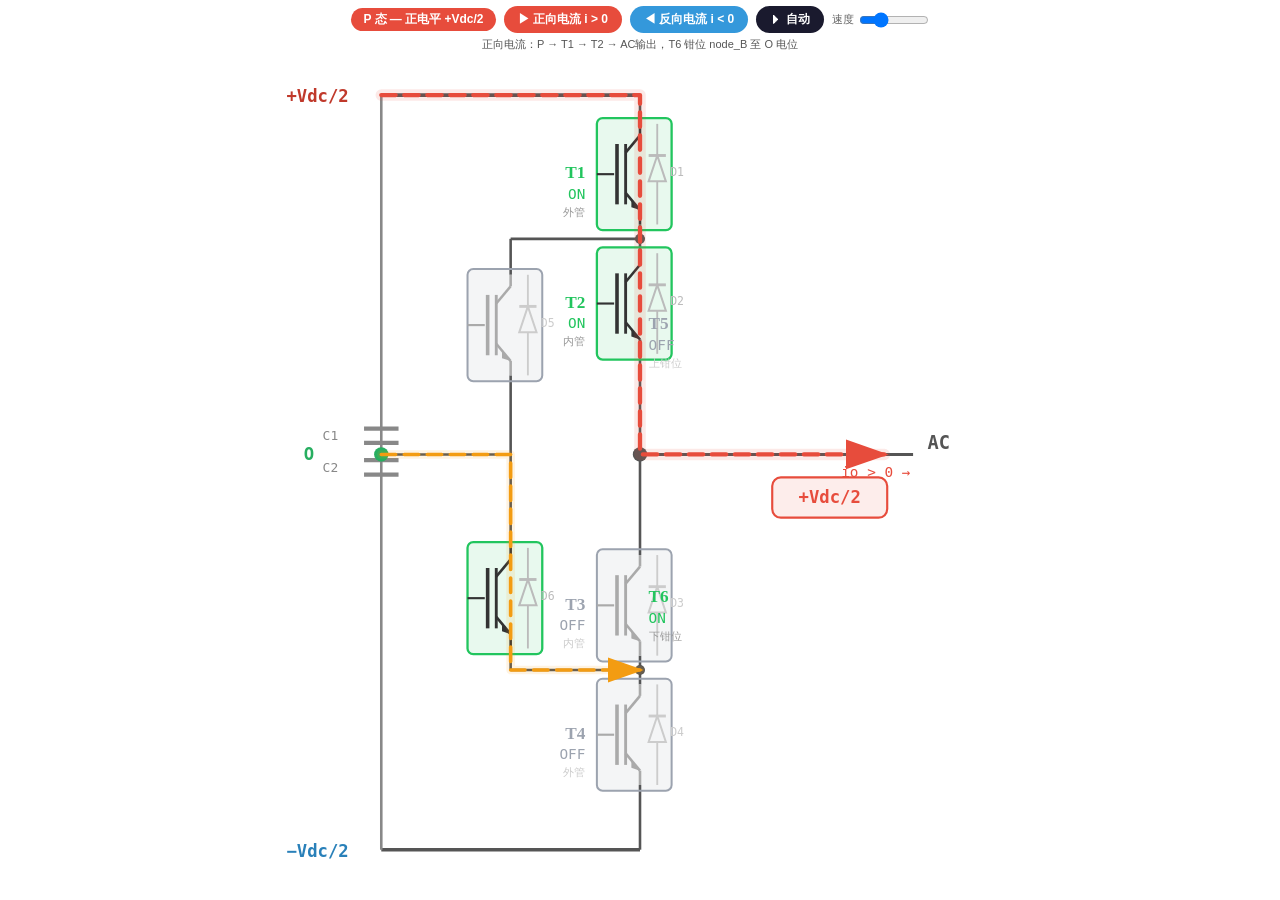
<file: modules/state_P.html>
<!DOCTYPE html>
<html lang="zh-CN">
<head>
<meta charset="UTF-8">
<style>
*{margin:0;padding:0;box-sizing:border-box}
body{background:#fff;font-family:"Microsoft YaHei",sans-serif;display:flex;flex-direction:column;align-items:center;height:100vh;overflow:hidden;padding:6px 0 0}
.ctrl{display:flex;gap:8px;align-items:center;flex-wrap:wrap;justify-content:center;margin-bottom:4px}
button{padding:5px 14px;border:none;border-radius:16px;cursor:pointer;font-size:12px;font-weight:600;transition:all .2s}
.b-pos{background:#e74c3c;color:#fff}.b-neg{background:#3498db;color:#fff}
.b-auto{background:#1a1a2e;color:#fff}.b-auto.on{background:#27ae60}
.badge{padding:3px 12px;border-radius:12px;font-size:12px;font-weight:700;background:#e74c3c;color:#fff}
.spd{font-size:11px;color:#666;display:flex;align-items:center;gap:5px}
input[type=range]{width:70px}
.info{font-size:11px;color:#555;text-align:center;min-height:15px}
svg{flex:1;min-height:0;width:100%;height:100%}
@keyframes march{to{stroke-dashoffset:-24}}
.fl{stroke-dasharray:10 6;stroke-linecap:round;stroke-linejoin:round;fill:none;animation:march .5s linear infinite}
.fg{stroke-linecap:round;stroke-linejoin:round;fill:none;opacity:.12}
</style>
</head>
<body>
<div class="ctrl">
  <span class="badge">P 态 — 正电平 +Vdc/2</span>
  <button class="b-pos" onclick="setDir('pos')">▶ 正向电流 i &gt; 0</button>
  <button class="b-neg" onclick="setDir('neg')">◀ 反向电流 i &lt; 0</button>
  <button class="b-auto" id="btnA" onclick="toggleAuto()">⏵ 自动</button>
  <span class="spd">速度<input type="range" id="spd" min="0.3" max="3" step="0.1" value="1" oninput="setSpd(this.value)"></span>
</div>
<div class="info" id="info">正向电流：P → T1 → T2 → AC输出，T6 钳位 node_B 至 O 电位</div>

<svg viewBox="0 0 520 590" preserveAspectRatio="xMidYMid meet">
<defs>
  <marker id="arrR" markerWidth="10" markerHeight="7" refX="9" refY="3.5" orient="auto"><polygon points="0,0 10,3.5 0,7" fill="#e74c3c"/></marker>
  <marker id="arrB" markerWidth="10" markerHeight="7" refX="9" refY="3.5" orient="auto"><polygon points="0,0 10,3.5 0,7" fill="#3498db"/></marker>
  <marker id="arrO" markerWidth="10" markerHeight="7" refX="9" refY="3.5" orient="auto"><polygon points="0,0 10,3.5 0,7" fill="#f39c12"/></marker>
</defs>

<!-- ══ DC 母线 ══ -->
<line x1="80" y1="30" x2="260" y2="30" stroke="#555" stroke-width="2.5"/>
<line x1="80" y1="555" x2="260" y2="555" stroke="#555" stroke-width="2.5"/>
<line x1="80" y1="30"  x2="80" y2="555" stroke="#888" stroke-width="1.8"/>
<text x="14" y="35"  fill="#c0392b" font-size="12" font-family="monospace" font-weight="700">+Vdc/2</text>
<text x="14" y="560" fill="#2980b9" font-size="12" font-family="monospace" font-weight="700">−Vdc/2</text>

<!-- 电容 C1 -->
<line x1="68" y1="262" x2="92" y2="262" stroke="#888" stroke-width="3"/>
<line x1="68" y1="272" x2="92" y2="272" stroke="#888" stroke-width="3"/>
<text x="50" y="270" fill="#888" font-size="9" font-family="monospace" text-anchor="end">C1</text>
<!-- 电容 C2 -->
<line x1="68" y1="284" x2="92" y2="284" stroke="#888" stroke-width="3"/>
<line x1="68" y1="294" x2="92" y2="294" stroke="#888" stroke-width="3"/>
<text x="50" y="292" fill="#888" font-size="9" font-family="monospace" text-anchor="end">C2</text>

<!-- O 中性点 -->
<circle cx="80" cy="280" r="5" fill="#27ae60"/>
<text x="26" y="284" fill="#27ae60" font-size="12" font-family="monospace" font-weight="700">O</text>
<line x1="80" y1="280" x2="170" y2="280" stroke="#555" stroke-width="1.8"/>

<!-- ══ 主柱导线 ══ -->
<line x1="260" y1="30"  x2="260" y2="50"  stroke="#555" stroke-width="1.8"/>
<line x1="260" y1="120" x2="260" y2="130" stroke="#555" stroke-width="1.8"/>
<circle cx="260" cy="130" r="3.5" fill="#555"/>
<line x1="170" y1="130" x2="260" y2="130" stroke="#555" stroke-width="1.8"/>
<line x1="260" y1="130" x2="260" y2="140" stroke="#555" stroke-width="1.8"/>
<line x1="260" y1="210" x2="260" y2="280" stroke="#555" stroke-width="1.8"/>
<circle cx="260" cy="280" r="5"   fill="#555"/>
<line x1="260" y1="280" x2="450" y2="280" stroke="#555" stroke-width="2"/>
<text x="460" y="276" fill="#555" font-size="13" font-family="monospace" font-weight="700">AC</text>
<text x="400" y="296" fill="#e74c3c" font-size="10" font-family="monospace" id="ioLbl">io &gt; 0 →</text>
<line x1="260" y1="280" x2="260" y2="350" stroke="#555" stroke-width="1.8"/>
<line x1="260" y1="420" x2="260" y2="430" stroke="#555" stroke-width="1.8"/>
<circle cx="260" cy="430" r="3.5" fill="#555"/>
<line x1="170" y1="430" x2="260" y2="430" stroke="#555" stroke-width="1.8"/>
<line x1="260" y1="430" x2="260" y2="440" stroke="#555" stroke-width="1.8"/>
<line x1="260" y1="510" x2="260" y2="555" stroke="#555" stroke-width="1.8"/>

<!-- 钳位柱导线 -->
<line x1="170" y1="130" x2="170" y2="155" stroke="#555" stroke-width="1.8"/>
<line x1="170" y1="225" x2="170" y2="280" stroke="#555" stroke-width="1.8"/>
<line x1="170" y1="280" x2="170" y2="345" stroke="#555" stroke-width="1.8"/>
<line x1="170" y1="415" x2="170" y2="430" stroke="#555" stroke-width="1.8"/>

<!-- ══ T1 (S1) — ON ══ translate(244,50) C=(260,50) E=(260,120) -->
<g id="T1" transform="translate(244,50)">
  <rect id="T1bg" x="-14" y="-4" width="52" height="78" rx="4" fill="rgba(34,197,94,.1)" stroke="#22c55e" stroke-width="1.6"/>
  <line x1="-14" y1="35" x2="-2" y2="35" stroke="#333" stroke-width="1.5"/>
  <line x1="0"   y1="14" x2="0"  y2="56" stroke="#333" stroke-width="2.5"/>
  <line x1="6"   y1="14" x2="6"  y2="56" stroke="#333" stroke-width="2"/>
  <line x1="6"   y1="20" x2="16" y2="8"  stroke="#333" stroke-width="1.8"/>
  <line x1="16"  y1="8"  x2="16" y2="0"  stroke="#333" stroke-width="1.8"/>
  <line x1="6"   y1="48" x2="16" y2="60" stroke="#333" stroke-width="1.8"/>
  <line x1="16"  y1="60" x2="16" y2="70" stroke="#333" stroke-width="1.8"/>
  <polygon points="10,52 16,60 10,58" fill="#333"/>
  <line id="T1d1" x1="28" y1="0"  x2="28" y2="22" stroke="#bbb" stroke-width="1.3"/>
  <line id="T1d2" x1="22" y1="22" x2="34" y2="22" stroke="#bbb" stroke-width="2"/>
  <polygon id="T1d3" points="28,22 22,40 34,40" fill="none" stroke="#bbb" stroke-width="1.4"/>
  <line id="T1d4" x1="28" y1="40" x2="28" y2="70" stroke="#bbb" stroke-width="1.3"/>
  <text x="37" y="36" fill="#bbb" font-size="8" font-family="monospace">D1</text>
  <text id="T1lbl" x="-22" y="38" fill="#22c55e" font-size="12" font-family="Microsoft YaHei" font-weight="700" text-anchor="end">T1</text>
  <text id="T1st"  x="-22" y="52" fill="#22c55e" font-size="10" font-family="monospace" text-anchor="end">ON</text>
  <text x="-22" y="64" fill="#999" font-size="8" text-anchor="end">外管</text>
</g>

<!-- ══ T2 (S2) — ON ══ translate(244,140) C=(260,140) E=(260,210) -->
<g id="T2" transform="translate(244,140)">
  <rect id="T2bg" x="-14" y="-4" width="52" height="78" rx="4" fill="rgba(34,197,94,.1)" stroke="#22c55e" stroke-width="1.6"/>
  <line x1="-14" y1="35" x2="-2" y2="35" stroke="#333" stroke-width="1.5"/>
  <line x1="0"   y1="14" x2="0"  y2="56" stroke="#333" stroke-width="2.5"/>
  <line x1="6"   y1="14" x2="6"  y2="56" stroke="#333" stroke-width="2"/>
  <line x1="6"   y1="20" x2="16" y2="8"  stroke="#333" stroke-width="1.8"/>
  <line x1="16"  y1="8"  x2="16" y2="0"  stroke="#333" stroke-width="1.8"/>
  <line x1="6"   y1="48" x2="16" y2="60" stroke="#333" stroke-width="1.8"/>
  <line x1="16"  y1="60" x2="16" y2="70" stroke="#333" stroke-width="1.8"/>
  <polygon points="10,52 16,60 10,58" fill="#333"/>
  <line id="T2d1" x1="28" y1="0"  x2="28" y2="22" stroke="#bbb" stroke-width="1.3"/>
  <line id="T2d2" x1="22" y1="22" x2="34" y2="22" stroke="#bbb" stroke-width="2"/>
  <polygon id="T2d3" points="28,22 22,40 34,40" fill="none" stroke="#bbb" stroke-width="1.4"/>
  <line id="T2d4" x1="28" y1="40" x2="28" y2="70" stroke="#bbb" stroke-width="1.3"/>
  <text x="37" y="36" fill="#bbb" font-size="8" font-family="monospace">D2</text>
  <text id="T2lbl" x="-22" y="38" fill="#22c55e" font-size="12" font-family="Microsoft YaHei" font-weight="700" text-anchor="end">T2</text>
  <text id="T2st"  x="-22" y="52" fill="#22c55e" font-size="10" font-family="monospace" text-anchor="end">ON</text>
  <text x="-22" y="64" fill="#999" font-size="8" text-anchor="end">内管</text>
</g>

<!-- ══ T3 (S3) — OFF ══ translate(244,350) C=(260,350) E=(260,420) -->
<g id="T3" transform="translate(244,350)">
  <rect id="T3bg" x="-14" y="-4" width="52" height="78" rx="4" fill="rgba(75,85,99,.06)" stroke="#9ca3af" stroke-width="1.4"/>
  <line x1="-14" y1="35" x2="-2" y2="35" stroke="#aaa" stroke-width="1.5"/>
  <line x1="0"   y1="14" x2="0"  y2="56" stroke="#aaa" stroke-width="2.5"/>
  <line x1="6"   y1="14" x2="6"  y2="56" stroke="#aaa" stroke-width="2"/>
  <line x1="6"   y1="20" x2="16" y2="8"  stroke="#aaa" stroke-width="1.8"/>
  <line x1="16"  y1="8"  x2="16" y2="0"  stroke="#aaa" stroke-width="1.8"/>
  <line x1="6"   y1="48" x2="16" y2="60" stroke="#aaa" stroke-width="1.8"/>
  <line x1="16"  y1="60" x2="16" y2="70" stroke="#aaa" stroke-width="1.8"/>
  <polygon points="10,52 16,60 10,58" fill="#aaa"/>
  <line x1="28" y1="0"  x2="28" y2="22" stroke="#ccc" stroke-width="1.3"/>
  <line x1="22" y1="22" x2="34" y2="22" stroke="#ccc" stroke-width="2"/>
  <polygon points="28,22 22,40 34,40" fill="none" stroke="#ccc" stroke-width="1.4"/>
  <line x1="28" y1="40" x2="28" y2="70" stroke="#ccc" stroke-width="1.3"/>
  <text x="37" y="36" fill="#ccc" font-size="8" font-family="monospace">D3</text>
  <text x="-22" y="38" fill="#9ca3af" font-size="12" font-family="Microsoft YaHei" font-weight="700" text-anchor="end">T3</text>
  <text x="-22" y="52" fill="#9ca3af" font-size="10" font-family="monospace" text-anchor="end">OFF</text>
  <text x="-22" y="64" fill="#ccc" font-size="8" text-anchor="end">内管</text>
</g>

<!-- ══ T4 (S4) — OFF ══ translate(244,440) -->
<g id="T4" transform="translate(244,440)">
  <rect id="T4bg" x="-14" y="-4" width="52" height="78" rx="4" fill="rgba(75,85,99,.06)" stroke="#9ca3af" stroke-width="1.4"/>
  <line x1="-14" y1="35" x2="-2" y2="35" stroke="#aaa" stroke-width="1.5"/>
  <line x1="0"   y1="14" x2="0"  y2="56" stroke="#aaa" stroke-width="2.5"/>
  <line x1="6"   y1="14" x2="6"  y2="56" stroke="#aaa" stroke-width="2"/>
  <line x1="6"   y1="20" x2="16" y2="8"  stroke="#aaa" stroke-width="1.8"/>
  <line x1="16"  y1="8"  x2="16" y2="0"  stroke="#aaa" stroke-width="1.8"/>
  <line x1="6"   y1="48" x2="16" y2="60" stroke="#aaa" stroke-width="1.8"/>
  <line x1="16"  y1="60" x2="16" y2="70" stroke="#aaa" stroke-width="1.8"/>
  <polygon points="10,52 16,60 10,58" fill="#aaa"/>
  <line x1="28" y1="0"  x2="28" y2="22" stroke="#ccc" stroke-width="1.3"/>
  <line x1="22" y1="22" x2="34" y2="22" stroke="#ccc" stroke-width="2"/>
  <polygon points="28,22 22,40 34,40" fill="none" stroke="#ccc" stroke-width="1.4"/>
  <line x1="28" y1="40" x2="28" y2="70" stroke="#ccc" stroke-width="1.3"/>
  <text x="37" y="36" fill="#ccc" font-size="8" font-family="monospace">D4</text>
  <text x="-22" y="38" fill="#9ca3af" font-size="12" font-family="Microsoft YaHei" font-weight="700" text-anchor="end">T4</text>
  <text x="-22" y="52" fill="#9ca3af" font-size="10" font-family="monospace" text-anchor="end">OFF</text>
  <text x="-22" y="64" fill="#ccc" font-size="8" text-anchor="end">外管</text>
</g>

<!-- ══ T5 (S5) — OFF ══ translate(154,155) C=(170,155) E=(170,225) -->
<g id="T5" transform="translate(154,155)">
  <rect id="T5bg" x="-14" y="-4" width="52" height="78" rx="4" fill="rgba(75,85,99,.06)" stroke="#9ca3af" stroke-width="1.4"/>
  <line x1="-14" y1="35" x2="-2" y2="35" stroke="#aaa" stroke-width="1.5"/>
  <line x1="0"   y1="14" x2="0"  y2="56" stroke="#aaa" stroke-width="2.5"/>
  <line x1="6"   y1="14" x2="6"  y2="56" stroke="#aaa" stroke-width="2"/>
  <line x1="6"   y1="20" x2="16" y2="8"  stroke="#aaa" stroke-width="1.8"/>
  <line x1="16"  y1="8"  x2="16" y2="0"  stroke="#aaa" stroke-width="1.8"/>
  <line x1="6"   y1="48" x2="16" y2="60" stroke="#aaa" stroke-width="1.8"/>
  <line x1="16"  y1="60" x2="16" y2="70" stroke="#aaa" stroke-width="1.8"/>
  <polygon points="10,52 16,60 10,58" fill="#aaa"/>
  <line x1="28" y1="0"  x2="28" y2="22" stroke="#ccc" stroke-width="1.3"/>
  <line x1="22" y1="22" x2="34" y2="22" stroke="#ccc" stroke-width="2"/>
  <polygon points="28,22 22,40 34,40" fill="none" stroke="#ccc" stroke-width="1.4"/>
  <line x1="28" y1="40" x2="28" y2="70" stroke="#ccc" stroke-width="1.3"/>
  <text x="37" y="36" fill="#ccc" font-size="8" font-family="monospace">D5</text>
  <text id="T5lbl" x="112" y="38" fill="#9ca3af" font-size="12" font-family="Microsoft YaHei" font-weight="700">T5</text>
  <text id="T5st"  x="112" y="52" fill="#9ca3af" font-size="10" font-family="monospace">OFF</text>
  <text x="112" y="64" fill="#ccc" font-size="8">上钳位</text>
</g>

<!-- ══ T6 (S6) — ON ══ translate(154,345) C=(170,345) E=(170,415) -->
<g id="T6" transform="translate(154,345)">
  <rect id="T6bg" x="-14" y="-4" width="52" height="78" rx="4" fill="rgba(34,197,94,.1)" stroke="#22c55e" stroke-width="1.6"/>
  <line x1="-14" y1="35" x2="-2" y2="35" stroke="#333" stroke-width="1.5"/>
  <line x1="0"   y1="14" x2="0"  y2="56" stroke="#333" stroke-width="2.5"/>
  <line x1="6"   y1="14" x2="6"  y2="56" stroke="#333" stroke-width="2"/>
  <line x1="6"   y1="20" x2="16" y2="8"  stroke="#333" stroke-width="1.8"/>
  <line x1="16"  y1="8"  x2="16" y2="0"  stroke="#333" stroke-width="1.8"/>
  <line x1="6"   y1="48" x2="16" y2="60" stroke="#333" stroke-width="1.8"/>
  <line x1="16"  y1="60" x2="16" y2="70" stroke="#333" stroke-width="1.8"/>
  <polygon points="10,52 16,60 10,58" fill="#333"/>
  <line id="T6d1" x1="28" y1="0"  x2="28" y2="22" stroke="#bbb" stroke-width="1.3"/>
  <line id="T6d2" x1="22" y1="22" x2="34" y2="22" stroke="#bbb" stroke-width="2"/>
  <polygon id="T6d3" points="28,22 22,40 34,40" fill="none" stroke="#bbb" stroke-width="1.4"/>
  <line id="T6d4" x1="28" y1="40" x2="28" y2="70" stroke="#bbb" stroke-width="1.3"/>
  <text x="37" y="36" fill="#bbb" font-size="8" font-family="monospace">D6</text>
  <text id="T6lbl" x="112" y="38" fill="#22c55e" font-size="12" font-family="Microsoft YaHei" font-weight="700">T6</text>
  <text id="T6st"  x="112" y="52" fill="#22c55e" font-size="10" font-family="monospace">ON</text>
  <text x="112" y="64" fill="#999" font-size="8">下钳位</text>
</g>

<!-- 电压指示 -->
<g transform="translate(390,310)">
  <rect x="-38" y="-14" width="80" height="28" rx="6" fill="rgba(231,76,60,.1)" stroke="#e74c3c" stroke-width="1.5"/>
  <text x="2" y="4" fill="#e74c3c" font-size="12" font-family="monospace" font-weight="700" text-anchor="middle">+Vdc/2</text>
</g>

<!-- ══ 电流路径 ══ -->
<!-- 正向主路径 (P→T1→T2→AC) -->
<polyline id="pfg" class="fg" stroke="#e74c3c" stroke-width="8"
  points="80,30 260,30 260,85 260,130 260,175 260,280 430,280"/>
<polyline id="pfl" class="fl" stroke="#e74c3c" stroke-width="3"
  points="80,30 260,30 260,85 260,130 260,175 260,280 430,280"
  marker-end="url(#arrR)"/>

<!-- T6钳位路径 (O→T6→nodeB) -->
<polyline id="t6g" class="fg" stroke="#f39c12" stroke-width="6"
  points="80,280 170,280 170,345 170,390 170,415 170,430 260,430"/>
<polyline id="t6l" class="fl" stroke="#f39c12" stroke-width="2.5"
  points="80,280 170,280 170,345 170,390 170,415 170,430 260,430"
  marker-end="url(#arrO)"/>

<!-- 反向路径 (AC→D2→D1→P，经体二极管) -->
<polyline id="nfg" class="fg" stroke="#3498db" stroke-width="8"
  points="430,280 260,280 260,175 260,130 260,85 260,30 80,30" style="display:none"/>
<polyline id="nfl" class="fl" stroke="#3498db" stroke-width="3"
  points="430,280 260,280 260,175 260,130 260,85 260,30 80,30"
  marker-end="url(#arrB)" style="display:none"/>
</svg>

<script>
var dir='pos', auto=false, timer=null;
function setSpd(v){
  var d=(1/parseFloat(v)).toFixed(2)+'s';
  document.querySelectorAll('.fl').forEach(function(e){e.style.animationDuration=d});
}
function setDir(d){
  dir=d;
  var pos=d==='pos';
  ['pfg','pfl','t6g','t6l'].forEach(function(id){
    document.getElementById(id).style.display=pos?'':'none';
  });
  ['nfg','nfl'].forEach(function(id){
    document.getElementById(id).style.display=pos?'none':'';
  });
  document.getElementById('ioLbl').textContent=pos?'io > 0 →':'← io < 0';
  document.getElementById('info').textContent=pos
    ?'正向电流：P → T1 → T2 → AC输出，T6 钳位 node_B 至 O 电位'
    :'反向电流：AC → D2(T2体二极管) → D1(T1体二极管) → P 母线';
  // 反向时体二极管高亮
  var dc='#06b6d4', doff='#bbb';
  ['T1d1','T1d2','T1d3','T1d4','T2d1','T2d2','T2d3','T2d4'].forEach(function(id){
    var el=document.getElementById(id);
    if(el) el.setAttribute('stroke',pos?doff:dc);
  });
  ['T1d3','T2d3'].forEach(function(id){
    var el=document.getElementById(id);
    if(el) el.setAttribute('fill',pos?'none':'rgba(6,182,212,.15)');
  });
}
function toggleAuto(){
  auto=!auto;
  var btn=document.getElementById('btnA');
  if(auto){btn.textContent='⏸ 停';btn.classList.add('on');
    timer=setInterval(function(){setDir(dir==='pos'?'neg':'pos')},2000);
  }else{btn.textContent='⏵ 自动';btn.classList.remove('on');clearInterval(timer);}
}
setDir('pos');
</script>
</body>
</html>
</file>
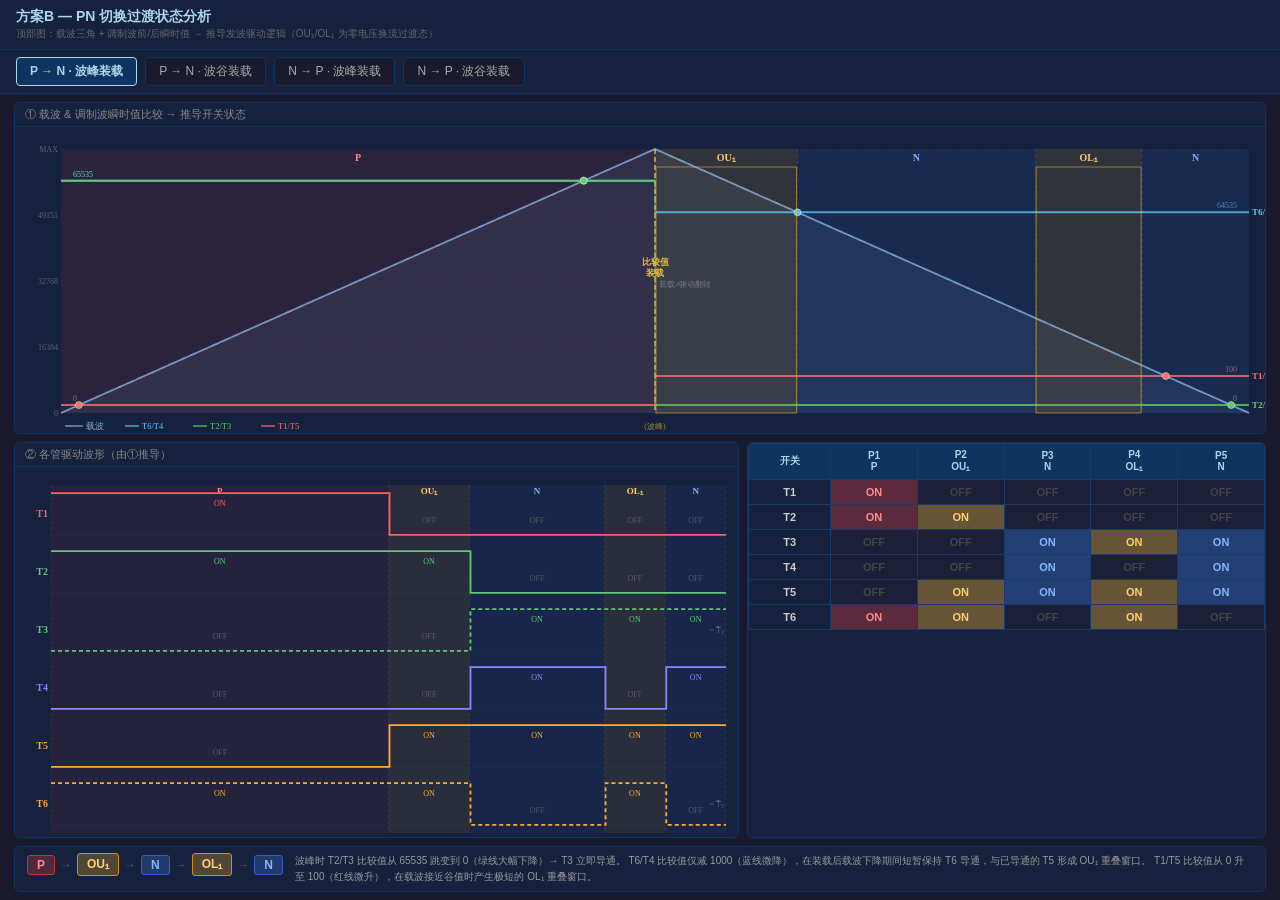
<file: modules/switching.html>
<!DOCTYPE html>
<html lang="zh-CN">
<head>
<meta charset="UTF-8">
<title>PN切换过渡状态分析</title>
<style>
* { box-sizing: border-box; margin: 0; padding: 0; }
body {
  font-family: 'Segoe UI', sans-serif;
  background: #1a1a2e; color: #e0e0e0;
  height: 100vh; display: flex; flex-direction: column; overflow: hidden;
}
.header {
  background: #16213e; padding: 8px 16px;
  border-bottom: 1px solid #0f3460; flex-shrink: 0;
}
.header h2 { font-size: 14px; color: #a8d8ea; }
.header p  { font-size: 10px; color: #666; margin-top: 1px; }

.scenario-bar {
  display: flex; gap: 8px; padding: 7px 16px;
  background: #16213e; border-bottom: 1px solid #0f3460;
  flex-shrink: 0; flex-wrap: wrap;
}
.scenario-btn {
  padding: 5px 13px; border: 1px solid #0f3460; border-radius: 4px;
  background: #1a1a2e; color: #aaa; cursor: pointer; font-size: 12px;
  transition: all .2s;
}
.scenario-btn:hover { border-color: #a8d8ea; color: #a8d8ea; }
.scenario-btn.active { background: #0f3460; border-color: #a8d8ea; color: #a8d8ea; font-weight: 600; }

.main-area {
  flex: 1; display: flex; flex-direction: column;
  overflow: hidden; padding: 8px 14px; gap: 8px; min-height: 0;
}

/* ── carrier panel ── */
.carrier-panel {
  flex: 0 0 42%; background: #16213e; border: 1px solid #0f3460;
  border-radius: 6px; display: flex; flex-direction: column; min-height: 0;
}
.panel-title { font-size: 11px; color: #888; padding: 4px 10px; border-bottom: 1px solid #0f3460; flex-shrink: 0; }
#carrierCanvas { flex: 1; width: 100%; display: block; min-height: 0; }

/* ── bottom row ── */
.bottom-row {
  flex: 1; display: flex; gap: 8px; min-height: 0;
}

/* gate waveform */
.wave-panel {
  flex: 1.4; background: #16213e; border: 1px solid #0f3460;
  border-radius: 6px; display: flex; flex-direction: column; min-width: 0;
}
#waveCanvas { flex: 1; width: 100%; display: block; min-height: 0; }

/* gate table */
.table-panel {
  flex: 1; background: #16213e; border: 1px solid #0f3460;
  border-radius: 6px; overflow: auto; min-width: 0;
}
.gate-table { width: 100%; border-collapse: collapse; font-size: 11px; }
.gate-table th {
  background: #0f3460; color: #a8d8ea; padding: 5px 6px;
  text-align: center; font-weight: 600; border: 1px solid #1a3a6a; font-size: 10px;
  position: sticky; top: 0; z-index: 1;
}
.gate-table td { padding: 6px 6px; text-align: center; border: 1px solid #1a3a6a; font-weight: 600; font-size: 11px; }
.sw-label { color: #ccc; font-weight: 700; font-size: 12px; }
.cell-p  { background: rgba(220,60,60,.35);  color: #ff8a8a; }
.cell-n  { background: rgba(60,120,220,.35); color: #88b4ff; }
.cell-t  { background: rgba(220,160,40,.40); color: #ffd070; }
.cell-off{ background: rgba(30,30,50,.6);    color: #444; }

/* seq strip */
.seq-strip {
  background: #16213e; border: 1px solid #0f3460; border-radius: 6px;
  padding: 6px 12px; flex-shrink: 0; font-size: 11px; display: flex; align-items: flex-start; gap: 12px;
}
.seq-states { display: flex; gap: 5px; align-items: center; flex-shrink: 0; }
.ss { padding: 2px 9px; border-radius: 3px; font-weight: 700; font-size: 12px; }
.sa { color: #555; font-size: 12px; }
.sp { background: rgba(220,60,60,.3);  color: #ff8a8a; border:1px solid #cc3030; }
.sn { background: rgba(60,120,220,.3); color: #88b4ff; border:1px solid #3060cc; }
.st { background: rgba(220,160,40,.3); color: #ffd070; border:1px solid #cc9020; }
.seq-desc { color: #999; font-size: 10px; line-height: 1.6; }
</style>
</head>
<body>

<div class="header">
  <h2>方案B — PN 切换过渡状态分析</h2>
  <p>顶部图：载波三角 + 调制波前/后瞬时值 → 推导发波驱动逻辑（OU₁/OL₁ 为零电压换流过渡态）</p>
</div>

<div class="scenario-bar">
  <button class="scenario-btn active" data-case="0">P → N · 波峰装载</button>
  <button class="scenario-btn"        data-case="1">P → N · 波谷装载</button>
  <button class="scenario-btn"        data-case="2">N → P · 波峰装载</button>
  <button class="scenario-btn"        data-case="3">N → P · 波谷装载</button>
</div>

<div class="main-area">

  <div class="carrier-panel">
    <div class="panel-title">① 载波 & 调制波瞬时值比较 → 推导开关状态</div>
    <canvas id="carrierCanvas"></canvas>
  </div>

  <div class="bottom-row">
    <div class="wave-panel">
      <div class="panel-title">② 各管驱动波形（由①推导）</div>
      <canvas id="waveCanvas"></canvas>
    </div>
    <div class="table-panel">
      <table class="gate-table" id="gateTable"></table>
    </div>
  </div>

  <div class="seq-strip">
    <div class="seq-states" id="seqStates"></div>
    <div class="seq-desc"   id="seqDesc"></div>
  </div>

</div>

<script>
// ═══════════════════════════════════════════════════════
//  Case data
// ═══════════════════════════════════════════════════════
// cmpLines: 3 PWM compare-register lines (blue=T6/T4, green=T2/T3, red=T1/T5)
// visBefore/visAfter: normalised y-position in carrier diagram (0=bottom, 1=top)
// Carrier triangle occupies the same 0-1 range.
// The gap between blue and green after loading creates the OU₁ overlap window.
// The gap between red and bottom   after loading creates the OL₁ overlap window.
const CASES = [
  {
    label: 'P → N · 波峰装载',
    phases: ['P','OU₁','N','OL₁','N'],
    T1:[1,0,0,0,0], T2:[1,1,0,0,0], T3:[0,0,1,1,1],
    T4:[0,0,1,0,1], T5:[0,1,1,1,1], T6:[1,1,0,1,0],
    loadShape: 'peak',   // carrier: 0→1→0, loading at peak (x=0.5)
    // Phase boundary fractions (schematic, equal-ish widths for readability)
    pBounds: [0, 0.50, 0.62, 0.82, 0.91, 1.0],
    // Three compare-register lines
    cmpLines: [
      { label:'T6/T4', color:'#5bc8f5',
        visBefore:0.88, visAfter:0.76,
        regBefore:'65535', regAfter:'64535' },
      { label:'T2/T3', color:'#66cc66',
        visBefore:0.88, visAfter:0.03,
        regBefore:'65535', regAfter:'0' },
      { label:'T1/T5', color:'#ff7070',
        visBefore:0.03, visAfter:0.14,
        regBefore:'0',     regAfter:'100' },
    ],
    desc: '波峰时 T2/T3 比较值从 65535 跳变到 0（绿线大幅下降）→ T3 立即导通。\nT6/T4 比较值仅减 1000（蓝线微降），在装载后载波下降期间短暂保持 T6 导通，与已导通的 T5 形成 OU₁ 重叠窗口。\nT1/T5 比较值从 0 升至 100（红线微升），在载波接近谷值时产生极短的 OL₁ 重叠窗口。'
  },
  {
    label: 'P → N · 波谷装载',
    phases: ['OU₁','P','OL₁','N','OL₁'],
    T1:[0,1,0,0,0], T2:[1,1,0,0,0], T3:[0,0,1,1,1],
    T4:[0,0,0,1,0], T5:[1,0,1,1,1], T6:[1,1,1,0,1],
    loadShape: 'valley', // carrier: 1→0→1, loading at valley (x=0.5)
    pBounds: [0, 0.19, 0.50, 0.64, 0.80, 1.0],
    cmpLines: [
      { label:'T6/T4', color:'#5bc8f5',
        visBefore:0.88, visAfter:0.76,
        regBefore:'65535', regAfter:'64535' },
      { label:'T2/T3', color:'#66cc66',
        visBefore:0.88, visAfter:0.03,
        regBefore:'65535', regAfter:'0' },
      { label:'T1/T5', color:'#ff7070',
        visBefore:0.03, visAfter:0.14,
        regBefore:'0',     regAfter:'100' },
    ],
    desc: '波谷装载：载波从峰值下降时，蓝线（T6/T4=65535）仍高于载波，但最顶部出现短暂超越 → OU₁ 过渡窗口。\n载波降至谷值时装载新值，绿线骤降至 0，T3 立即导通。载波上升后蓝线（64535）很快被超越，进入 N 稳态。\nOL₁ 由红线（0→100）在载波上升初段创建。'
  },
  {
    label: 'N → P · 波峰装载',
    phases: ['OL₁','N','OU₁','P','OU₁'],
    T1:[0,0,0,1,0], T2:[0,0,1,1,1], T3:[1,1,0,0,0],
    T4:[0,1,0,0,0], T5:[1,1,1,0,1], T6:[1,0,1,1,1],
    loadShape: 'peak',
    pBounds: [0, 0.18, 0.50, 0.62, 0.82, 1.0],
    cmpLines: [
      { label:'T6/T4', color:'#5bc8f5',
        visBefore:0.03, visAfter:0.14,
        regBefore:'0',     regAfter:'1000' },
      { label:'T2/T3', color:'#66cc66',
        visBefore:0.03, visAfter:0.88,
        regBefore:'0',     regAfter:'65535' },
      { label:'T1/T5', color:'#ff7070',
        visBefore:0.88, visAfter:0.76,
        regBefore:'65535', regAfter:'64535' },
    ],
    desc: '波峰时 T2/T3 比较值从 0 跳变到 65535（绿线大幅上升）→ T2 立即导通。\nT1/T5 比较值仅减 1000（红线微降），在装载后短暂保持 T5 导通，与已导通的 T6 形成 OU₁ 重叠窗口（与 P→N 对称）。\nT6/T4 从 0 升至 1000（蓝线微升），在载波接近谷值时产生极短 OL₁ 窗口。'
  },
  {
    label: 'N → P · 波谷装载',
    phases: ['N','OL₁','P','OU₁','P'],
    T1:[0,0,1,0,1], T2:[0,0,1,1,1], T3:[1,1,0,0,0],
    T4:[1,0,0,0,0], T5:[1,1,0,1,0], T6:[0,1,1,1,1],
    loadShape: 'valley',
    pBounds: [0, 0.30, 0.50, 0.62, 0.82, 1.0],
    cmpLines: [
      { label:'T6/T4', color:'#5bc8f5',
        visBefore:0.03, visAfter:0.14,
        regBefore:'0',     regAfter:'1000' },
      { label:'T2/T3', color:'#66cc66',
        visBefore:0.03, visAfter:0.88,
        regBefore:'0',     regAfter:'65535' },
      { label:'T1/T5', color:'#ff7070',
        visBefore:0.88, visAfter:0.76,
        regBefore:'65535', regAfter:'64535' },
    ],
    desc: '波谷装载 N→P：载波下降阶段红线（T1/T5=65535）接近顶部，在载波超越红线前有短暂 OL₁ 窗口。\n谷值时绿线（T2/T3）从 0 跳变到 65535，T2 立即导通。\n载波上升后，红线（64535）短暂保持 T5 导通，与新导通的 T6 形成 OU₁ 重叠窗口，随后 P 稳定。'
  }
];

// ═══════════════════════════════════════════════════════
//  Helpers
// ═══════════════════════════════════════════════════════
function stateType(s) {
  if (s==='P')  return 'p';
  if (s==='N')  return 'n';
  return 't'; // OU₁, OL₁
}

// Carrier value (normalised 0-1) for given shape at fraction t ∈ [0,1]
// 'peak':   triangle 0→1→0  (loads new compare value at peak)
// 'valley': triangle 1→0→1  (loads new compare value at valley)
function carrierVal(t, shape) {
  const tri = t < 0.5 ? 2*t : 2*(1-t); // 0→1→0
  return shape === 'peak' ? tri : 1 - tri;
}

// Map normalised value v ∈ [0,1] → pixel y (0=bottom, 1=top of draw band)
function normToY(v, yTop, yBot) { return yBot - v*(yBot-yTop); }

// ═══════════════════════════════════════════════════════
//  Render gate table
// ═══════════════════════════════════════════════════════
function renderTable(c) {
  const tbl = document.getElementById('gateTable');
  const sws = ['T1','T2','T3','T4','T5','T6'];
  const data = {T1:c.T1,T2:c.T2,T3:c.T3,T4:c.T4,T5:c.T5,T6:c.T6};
  let h = '<thead><tr><th>开关</th>';
  c.phases.forEach((ph,i)=>{
    const t=stateType(ph);
    const cls=t==='p'?'cell-p':t==='n'?'cell-n':'cell-t';
    h+=`<th class="${cls}">P${i+1}<br>${ph}</th>`;
  });
  h+='</tr></thead><tbody>';
  sws.forEach(sw=>{
    h+=`<tr><td class="sw-label">${sw}</td>`;
    data[sw].forEach((v,i)=>{
      const ph=c.phases[i]; const t=stateType(ph);
      const cls = v ? (t==='p'?'cell-p':t==='n'?'cell-n':'cell-t') : 'cell-off';
      h+=`<td class="${cls}">${v?'ON':'OFF'}</td>`;
    });
    h+='</tr>';
  });
  tbl.innerHTML=h+'</tbody>';
}

// ═══════════════════════════════════════════════════════
//  Render sequence strip
// ═══════════════════════════════════════════════════════
function renderSeq(c) {
  let h='';
  c.phases.forEach((ph,i)=>{
    if(i>0) h+='<span class="sa">→</span>';
    const t=stateType(ph);
    h+=`<span class="ss ${t==='p'?'sp':t==='n'?'sn':'st'}">${ph}</span>`;
  });
  document.getElementById('seqStates').innerHTML=h;
  document.getElementById('seqDesc').textContent=c.desc;
}

// ═══════════════════════════════════════════════════════
//  Draw carrier comparison diagram (top canvas)
// ═══════════════════════════════════════════════════════
function drawCarrier(c) {
  const cv = document.getElementById('carrierCanvas');
  const dpr = devicePixelRatio||1;
  const W=cv.clientWidth, H=cv.clientHeight;
  if(!W||!H) return;
  cv.width=W*dpr; cv.height=H*dpr;
  const ctx=cv.getContext('2d'); ctx.scale(dpr,dpr);

  // Layout
  const LP=46, RP=16, TP=22, BP=20;
  const drawW=W-LP-RP, drawH=H-TP-BP;
  const yTop=TP, yBot=TP+drawH;
  // x/y helpers (normalised 0-1)
  const xp = t => LP + t*drawW;
  const yp = v => normToY(v, yTop, yBot);
  const xLoad = xp(0.5);
  const N = 500;

  // ── 1. Phase region backgrounds ─────────────────────────
  c.pBounds.forEach((x0,i)=>{
    if(i===c.pBounds.length-1) return;
    const x1=c.pBounds[i+1];
    const t=stateType(c.phases[i]);
    ctx.fillStyle=
      t==='p'?'rgba(220,60,60,0.11)':
      t==='n'?'rgba(60,120,220,0.11)':
              'rgba(220,160,40,0.14)';
    ctx.fillRect(xp(x0), yTop, (x1-x0)*drawW, drawH);
  });

  // ── 2. Phase boundary lines ──────────────────────────────
  ctx.strokeStyle='rgba(255,255,255,0.12)'; ctx.lineWidth=0.8;
  ctx.setLineDash([3,3]);
  c.pBounds.slice(1,-1).forEach(x=>{
    ctx.beginPath(); ctx.moveTo(xp(x),yTop); ctx.lineTo(xp(x),yBot); ctx.stroke();
  });
  ctx.setLineDash([]);

  // ── 3. Phase labels (top) ────────────────────────────────
  ctx.textAlign='center'; ctx.font='bold 10px Segoe UI';
  c.pBounds.forEach((x0,i)=>{
    if(i===c.pBounds.length-1) return;
    const x1=c.pBounds[i+1];
    const t=stateType(c.phases[i]);
    ctx.fillStyle=t==='p'?'#ff8a8a':t==='n'?'#88b4ff':'#ffd070';
    ctx.fillText(c.phases[i], xp((x0+x1)/2), yTop+12);
  });

  // ── 4. Y-axis ticks & horizontal grid ────────────────────
  ctx.font='8px Segoe UI'; ctx.textAlign='right';
  [1.0, 0.75, 0.5, 0.25, 0].forEach(v=>{
    const y=yp(v);
    ctx.strokeStyle='rgba(255,255,255,0.07)'; ctx.lineWidth=0.5;
    ctx.setLineDash([2,4]);
    ctx.beginPath(); ctx.moveTo(LP,y); ctx.lineTo(W-RP,y); ctx.stroke();
    ctx.setLineDash([]);
    ctx.fillStyle='rgba(180,180,180,0.45)';
    ctx.fillText(v===1?'MAX':v===0?'0':`${Math.round(v*65535)}`, LP-3, y+3);
  });

  // ── 5. Carrier fill (shaded area under carrier triangle) ─
  ctx.beginPath();
  ctx.moveTo(xp(0), yBot);
  for(let i=0;i<=N;i++){
    const t=i/N;
    ctx.lineTo(xp(t), yp(carrierVal(t, c.loadShape)));
  }
  ctx.lineTo(xp(1), yBot);
  ctx.closePath();
  ctx.fillStyle='rgba(140,200,255,0.07)';
  ctx.fill();

  // ── 6. Carrier triangle line ─────────────────────────────
  ctx.strokeStyle='rgba(160,210,255,0.65)'; ctx.lineWidth=1.8;
  ctx.setLineDash([]);
  ctx.beginPath();
  for(let i=0;i<=N;i++){
    const t=i/N, x=xp(t), y=yp(carrierVal(t,c.loadShape));
    i===0?ctx.moveTo(x,y):ctx.lineTo(x,y);
  }
  ctx.stroke();

  // ── 7. Loading-moment vertical marker ────────────────────
  ctx.strokeStyle='rgba(255,210,60,0.75)'; ctx.lineWidth=1.6;
  ctx.setLineDash([5,3]);
  ctx.beginPath(); ctx.moveTo(xLoad,yTop); ctx.lineTo(xLoad,yBot); ctx.stroke();
  ctx.setLineDash([]);
  // "装载" label at line mid-height
  ctx.fillStyle='rgba(255,210,60,0.85)'; ctx.font='bold 9px Segoe UI';
  ctx.textAlign='center';
  ctx.fillText('比较值', xLoad, yTop+drawH*0.44);
  ctx.fillText('装载', xLoad, yTop+drawH*0.44+11);
  // label below x-axis
  ctx.fillStyle='rgba(255,210,60,0.6)'; ctx.font='8px Segoe UI';
  ctx.fillText(c.loadShape==='peak'?'(波峰)':'(波谷)', xLoad, yBot+BP-4);
  // small note: loading ≠ gate flip
  ctx.fillStyle='rgba(200,200,200,0.45)'; ctx.font='8px Segoe UI';
  ctx.textAlign='left';
  ctx.fillText('装载≠驱动翻转', xLoad+4, yTop+drawH*0.44+22);

  // ── 8. Three compare-register stepped lines ───────────────
  // For each line: horizontal segment before loading, step at xLoad, segment after
  c.cmpLines.forEach((ln, li)=>{
    const yB = yp(ln.visBefore);   // y position before loading
    const yA = yp(ln.visAfter);    // y position after loading

    // -- left half (before loading) --
    ctx.strokeStyle = ln.color + 'cc';
    ctx.lineWidth = 2;
    ctx.setLineDash([]);
    ctx.beginPath();
    ctx.moveTo(xp(0), yB);
    ctx.lineTo(xLoad,  yB);
    ctx.stroke();

    // -- vertical step at loading moment --
    ctx.strokeStyle = ln.color + '88';
    ctx.lineWidth = 1.2;
    ctx.setLineDash([3,2]);
    ctx.beginPath();
    ctx.moveTo(xLoad, yB);
    ctx.lineTo(xLoad, yA);
    ctx.stroke();
    ctx.setLineDash([]);

    // -- right half (after loading) --
    ctx.strokeStyle = ln.color + 'cc';
    ctx.lineWidth = 2;
    ctx.beginPath();
    ctx.moveTo(xLoad, yA);
    ctx.lineTo(xp(1), yA);
    ctx.stroke();

    // -- label on right edge --
    ctx.fillStyle = ln.color;
    ctx.font = 'bold 9px Segoe UI';
    ctx.textAlign = 'left';
    ctx.fillText(ln.label, xp(1)+3, yA+3);

    // -- register value annotations --
    // "before" value: shown near left edge
    ctx.font = '8px Segoe UI';
    ctx.textAlign = 'left';
    ctx.fillStyle = ln.color + 'aa';
    ctx.fillText(ln.regBefore, xp(0.01), yB - 4);
    // "after" value: shown after xLoad on right
    ctx.textAlign = 'right';
    ctx.fillText(ln.regAfter, xp(0.99), yA - 4);

    // -- crossing circles: where carrier line meets this compare line --
    // Find x where carrierVal(x, shape) ≈ vis value (after loading, right half)
    // We search in the right half for a crossing with visAfter
    // (only draw if the carrier actually reaches that level)
    const cv2 = ln.visAfter;
    // For peak shape: carrier falls from 1→0 in right half.  Cross at x=1-cv2/2
    // For valley shape: carrier rises from 0→1 in right half. Cross at x=(cv2+1)/2
    let xCross;
    if(c.loadShape==='peak'){
      xCross = 1 - cv2/2;      // carrier1(x,'peak') = cv2 → x = 1 - cv2/2  (right half)
    } else {
      xCross = (cv2+1)/2;       // carrier1(x,'valley') = cv2 → x = (cv2+1)/2 (right half)
    }
    if(xCross > 0.5 && xCross < 1.0){
      const xc=xp(xCross), yc=yp(cv2);
      ctx.beginPath();
      ctx.arc(xc, yc, 3.5, 0, Math.PI*2);
      ctx.fillStyle = ln.color + 'ee';
      ctx.fill();
      ctx.strokeStyle = '#fff8';
      ctx.lineWidth = 0.8;
      ctx.stroke();
    }

    // Also check left half crossing with visBefore
    // For peak shape: carrier rises 0→1 in left half.  Cross at x=visBefore/2
    // For valley shape: carrier falls 1→0 in left half. Cross at x=(1-visBefore)/2
    let xCrossL;
    if(c.loadShape==='peak'){
      xCrossL = ln.visBefore/2;
    } else {
      xCrossL = (1-ln.visBefore)/2;
    }
    if(xCrossL > 0 && xCrossL < 0.5){
      const xc=xp(xCrossL), yc=yp(ln.visBefore);
      ctx.beginPath();
      ctx.arc(xc, yc, 3.5, 0, Math.PI*2);
      ctx.fillStyle = ln.color + 'ee';
      ctx.fill();
      ctx.strokeStyle = '#fff8';
      ctx.lineWidth = 0.8;
      ctx.stroke();
    }
  });

  // ── 9. Overlap window annotations (OU₁ / OL₁) ───────────
  // OU₁ window: between blue and green on the "big-change" side
  // Identify which line makes the big jump and which is the small companion
  const cmpSorted = [...c.cmpLines].sort((a,b)=>
    Math.abs(b.visAfter-b.visBefore) - Math.abs(a.visAfter-a.visBefore));
  const bigLine   = cmpSorted[0];   // green (large change)
  const smallTop  = cmpSorted[1];   // blue  (small change, near top after loading)
  const smallBot  = cmpSorted[2];   // red   (small change, near bottom after loading)

  // The OU₁ window is the gap between smallTop (visBefore) and bigLine (visBefore)
  // when they overlap before loading — draw a narrow bracket on the left half
  // Actually: highlight the OU₁/OL₁ phase bands in the carrier panel with a border
  c.pBounds.forEach((x0,i)=>{
    if(i===c.pBounds.length-1) return;
    if(stateType(c.phases[i])==='t'){   // transition state
      const x1=c.pBounds[i+1];
      ctx.strokeStyle='rgba(255,200,60,0.5)';
      ctx.lineWidth=1;
      ctx.strokeRect(xp(x0)+1, yTop+18, (x1-x0)*drawW-2, drawH-18);
    }
  });

  // ── 10. Legend ────────────────────────────────────────────
  ctx.font='8.5px Segoe UI'; ctx.textAlign='left';
  const lgX=LP+4, lgY=yBot+BP-4;
  // Carrier
  ctx.strokeStyle='rgba(160,210,255,0.65)'; ctx.lineWidth=1.5;
  ctx.beginPath(); ctx.moveTo(lgX,lgY-3); ctx.lineTo(lgX+18,lgY-3); ctx.stroke();
  ctx.fillStyle='rgba(160,210,255,0.8)';
  ctx.fillText('载波', lgX+21, lgY);
  // Three compare lines
  c.cmpLines.forEach((ln,i)=>{
    const lx=lgX+60+i*68;
    ctx.strokeStyle=ln.color+'cc'; ctx.lineWidth=1.5;
    ctx.beginPath(); ctx.moveTo(lx,lgY-3); ctx.lineTo(lx+14,lgY-3); ctx.stroke();
    ctx.fillStyle=ln.color;
    ctx.fillText(ln.label, lx+17, lgY);
  });
}

// ═══════════════════════════════════════════════════════
//  Draw gate drive waveforms (bottom canvas)
// ═══════════════════════════════════════════════════════
const GATE_ROWS=[
  {label:'T1',color:'#ff6060'},
  {label:'T2',color:'#60c878'},
  {label:'T3',color:'#60c878',dash:true},
  {label:'T4',color:'#8888ff'},
  {label:'T5',color:'#ffaa30'},
  {label:'T6',color:'#ffaa30',dash:true},
];

function drawWave(c) {
  const cv=document.getElementById('waveCanvas');
  const dpr=devicePixelRatio||1;
  const W=cv.clientWidth, H=cv.clientHeight;
  if(!W||!H) return;
  cv.width=W*dpr; cv.height=H*dpr;
  const ctx=cv.getContext('2d'); ctx.scale(dpr,dpr);

  const LP=36, RP=12, TP=18, BP=4;
  const drawW=W-LP-RP, drawH=H-TP-BP;
  const pb=c.pBounds;             // phase boundary fractions
  const nP=c.phases.length;       // =5
  const rowH=drawH/GATE_ROWS.length;
  const sigH=rowH*0.72;
  const sigPad=(rowH-sigH)/2;
  const data={T1:c.T1,T2:c.T2,T3:c.T3,T4:c.T4,T5:c.T5,T6:c.T6};

  // phase coloured backgrounds (use same pBounds proportions)
  pb.forEach((x0,i)=>{
    if(i===pb.length-1) return;
    const x1=pb[i+1];
    const ph=c.phases[i];
    const t=stateType(ph);
    ctx.fillStyle=
      t==='p'?'rgba(220,60,60,0.07)':
      t==='n'?'rgba(60,120,220,0.07)':
              'rgba(220,160,40,0.10)';
    ctx.fillRect(LP+x0*drawW,TP,(x1-x0)*drawW,drawH);
    // phase label at top
    ctx.fillStyle=t==='p'?'#ff8a8a':t==='n'?'#88b4ff':'#ffd070';
    ctx.font='bold 9px Segoe UI'; ctx.textAlign='center';
    ctx.fillText(ph, LP+(x0+x1)/2*drawW, TP+9);
  });

  // phase grid lines
  ctx.strokeStyle='rgba(255,255,255,0.10)'; ctx.lineWidth=0.8;
  ctx.setLineDash([3,3]);
  pb.forEach(x=>{
    const px=LP+x*drawW;
    ctx.beginPath(); ctx.moveTo(px,TP); ctx.lineTo(px,TP+drawH); ctx.stroke();
  });
  ctx.setLineDash([]);

  GATE_ROWS.forEach((row,ri)=>{
    const arr=data[row.label];
    const yHigh=TP+ri*rowH+sigPad;
    const yLow=yHigh+sigH;
    const yMid2=(yHigh+yLow)/2;

    // row label
    ctx.fillStyle=row.color; ctx.font='bold 10px Segoe UI'; ctx.textAlign='right';
    ctx.fillText(row.label, LP-3, yMid2+3);

    // baseline
    ctx.strokeStyle='rgba(255,255,255,0.05)'; ctx.lineWidth=0.5;
    ctx.beginPath(); ctx.moveTo(LP,yLow); ctx.lineTo(W-RP,yLow); ctx.stroke();

    // digital step waveform
    ctx.strokeStyle=row.color; ctx.lineWidth=1.8;
    ctx.setLineDash(row.dash?[4,3]:[]);
    ctx.beginPath();
    let prevY=arr[0]?yHigh:yLow;
    ctx.moveTo(LP+pb[0]*drawW, prevY);
    for(let i=0;i<nP;i++){
      const x0=LP+pb[i]*drawW, x1=LP+pb[i+1]*drawW;
      const curY=arr[i]?yHigh:yLow;
      if(curY!==prevY){ ctx.lineTo(x0+1,prevY); ctx.lineTo(x0+1,curY); }
      ctx.lineTo(x1,curY);
      prevY=curY;
    }
    ctx.stroke(); ctx.setLineDash([]);

    // ON/OFF labels
    ctx.font='8px Segoe UI'; ctx.textAlign='center';
    arr.forEach((v,i)=>{
      const xc=LP+(pb[i]+pb[i+1])/2*drawW;
      if(v){ ctx.fillStyle=row.color; ctx.fillText('ON',xc, yHigh+(yLow-yHigh)*0.32); }
      else { ctx.fillStyle='rgba(120,120,130,0.6)'; ctx.fillText('OFF',xc, yLow-(yLow-yHigh)*0.28); }
    });
  });

  // complementary annotations
  ctx.font='8px Segoe UI'; ctx.textAlign='right';
  const annY=(ri)=>TP+ri*rowH+sigPad+sigH/2+3;
  ctx.fillStyle='rgba(200,200,200,0.35)';
  ctx.fillText('= T̄₂', W-RP-2, annY(2));
  ctx.fillText('= T̄₅', W-RP-2, annY(5));
}

// ═══════════════════════════════════════════════════════
//  Main render
// ═══════════════════════════════════════════════════════
let cur=0;
function render(idx){
  const c=CASES[idx];
  renderTable(c); renderSeq(c);
  drawCarrier(c); drawWave(c);
}

// Resize
const ro=new ResizeObserver(()=>{ drawCarrier(CASES[cur]); drawWave(CASES[cur]); });
ro.observe(document.getElementById('carrierCanvas').parentElement);
ro.observe(document.getElementById('waveCanvas').parentElement);

// Buttons
document.querySelectorAll('.scenario-btn').forEach(btn=>{
  btn.addEventListener('click',()=>{
    document.querySelectorAll('.scenario-btn').forEach(b=>b.classList.remove('active'));
    btn.classList.add('active');
    cur=parseInt(btn.dataset.case);
    render(cur);
  });
});

render(0);
</script>
</body>
</html>
</file>
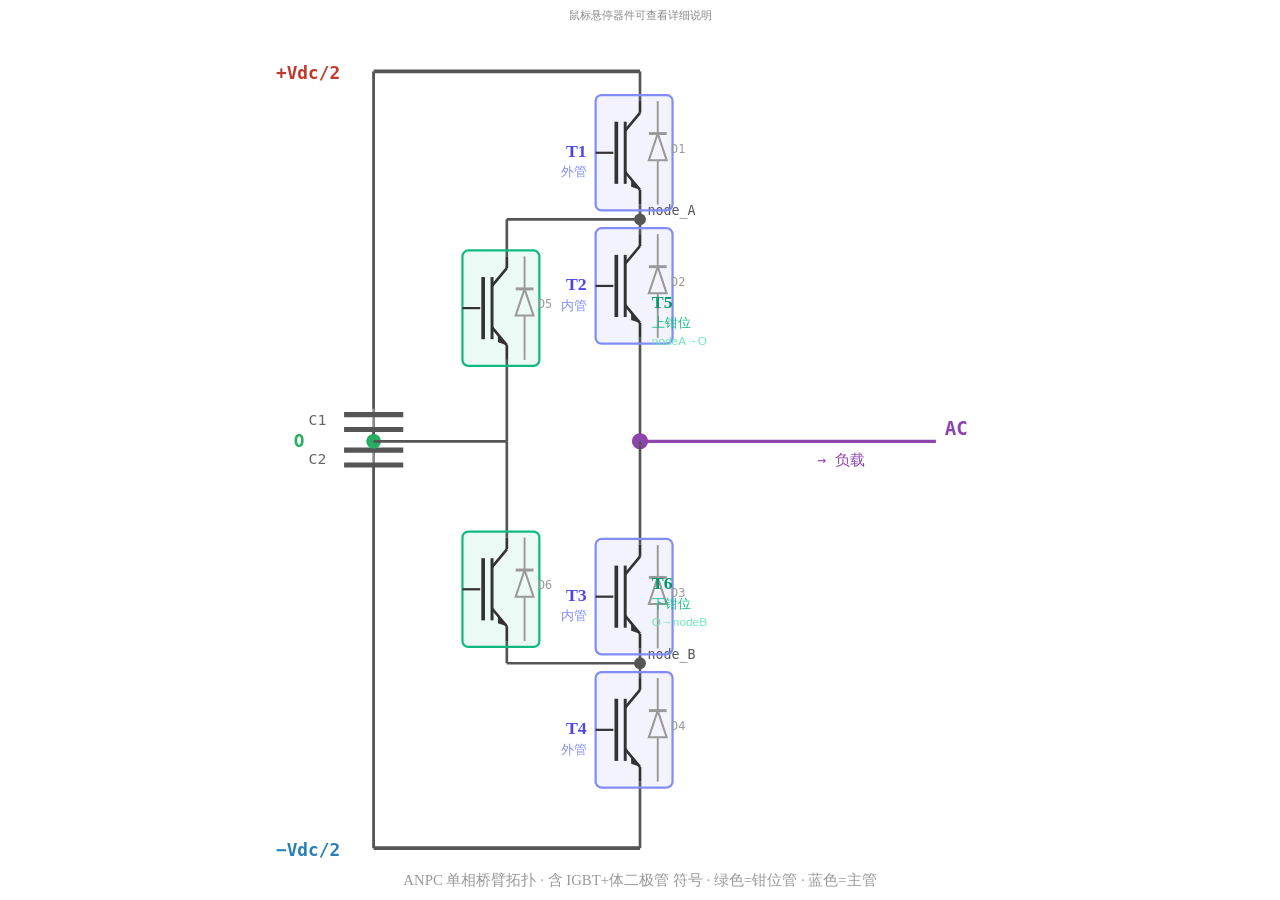
<file: modules/topology.html>
<!DOCTYPE html>
<html lang="zh-CN">
<head>
<meta charset="UTF-8">
<style>
*{margin:0;padding:0;box-sizing:border-box}
body{background:#fff;font-family:"Microsoft YaHei",sans-serif;display:flex;flex-direction:column;align-items:center;justify-content:flex-start;height:100vh;overflow:hidden;padding:8px 0 0}
.tip-bar{font-size:11px;color:#888;margin-bottom:4px;flex-shrink:0}
svg{flex:1;min-height:0;width:100%;height:100%;cursor:default}
#tooltip{position:fixed;pointer-events:none;background:#1a1a2e;color:#fff;padding:8px 12px;border-radius:6px;font-size:11.5px;line-height:1.65;max-width:230px;display:none;z-index:100;box-shadow:0 4px 16px rgba(0,0,0,.3)}
.hov{cursor:pointer}
</style>
</head>
<body>
<div class="tip-bar">鼠标悬停器件可查看详细说明</div>
<div id="tooltip"></div>

<svg viewBox="0 0 520 590" preserveAspectRatio="xMidYMid meet">

<!-- ══ DC 母线 ══ -->
<line x1="80" y1="30"  x2="260" y2="30"  stroke="#555" stroke-width="2.5"/>
<line x1="80" y1="555" x2="260" y2="555" stroke="#555" stroke-width="2.5"/>
<line x1="80" y1="30"  x2="80"  y2="555" stroke="#888" stroke-width="1.8"/>
<text x="14" y="35"  fill="#c0392b" font-size="12" font-family="monospace" font-weight="700">+Vdc/2</text>
<text x="14" y="560" fill="#2980b9" font-size="12" font-family="monospace" font-weight="700">−Vdc/2</text>

<!-- ══ 电容 C1 ══ -->
<g class="hov" data-tip="C1：上半直流母线电容&#10;连接正母线 P 与中性点 O&#10;维持 +Vdc/2 直流电压稳定&#10;中点电位偏移会影响谐波性能">
  <line x1="80" y1="30"  x2="80" y2="258" stroke="#555" stroke-width="1.8"/>
  <line x1="60" y1="262" x2="100" y2="262" stroke="#555" stroke-width="3.5"/>
  <line x1="60" y1="272" x2="100" y2="272" stroke="#555" stroke-width="3.5"/>
  <line x1="80" y1="272" x2="80" y2="280" stroke="#555" stroke-width="1.8"/>
  <text x="48" y="269" fill="#666" font-size="10" font-family="monospace" text-anchor="end">C1</text>
</g>

<!-- ══ 电容 C2 ══ -->
<g class="hov" data-tip="C2：下半直流母线电容&#10;连接中性点 O 与负母线 N&#10;维持 −Vdc/2 直流电压稳定&#10;C1=C2 时中点电压为零">
  <line x1="80" y1="280" x2="80" y2="286" stroke="#555" stroke-width="1.8"/>
  <line x1="60" y1="286" x2="100" y2="286" stroke="#555" stroke-width="3.5"/>
  <line x1="60" y1="296" x2="100" y2="296" stroke="#555" stroke-width="3.5"/>
  <line x1="80" y1="296" x2="80" y2="555" stroke="#555" stroke-width="1.8"/>
  <text x="48" y="295" fill="#666" font-size="10" font-family="monospace" text-anchor="end">C2</text>
</g>

<!-- O 中性点 -->
<circle cx="80" cy="280" r="5" fill="#27ae60"/>
<text x="26" y="284" fill="#27ae60" font-size="12" font-family="monospace" font-weight="700">O</text>
<line x1="80" y1="280" x2="170" y2="280" stroke="#555" stroke-width="1.8"/>

<!-- ══ 主柱导线 ══ -->
<line x1="260" y1="30"  x2="260" y2="50"  stroke="#555" stroke-width="1.8"/>
<line x1="260" y1="120" x2="260" y2="130" stroke="#555" stroke-width="1.8"/>
<circle cx="260" cy="130" r="4" fill="#555"/>
<line x1="170" y1="130" x2="260" y2="130" stroke="#555" stroke-width="1.8"/>
<line x1="260" y1="130" x2="260" y2="140" stroke="#555" stroke-width="1.8"/>
<line x1="260" y1="210" x2="260" y2="280" stroke="#555" stroke-width="1.8"/>
<circle cx="260" cy="280" r="5.5" fill="#8e44ad"/>
<line x1="260" y1="280" x2="460" y2="280" stroke="#8e44ad" stroke-width="2.2"/>
<text x="466" y="276" fill="#8e44ad" font-size="13" font-family="monospace" font-weight="700">AC</text>
<text x="380" y="296" fill="#8e44ad" font-size="10" font-family="monospace">→ 负载</text>
<line x1="260" y1="280" x2="260" y2="350" stroke="#555" stroke-width="1.8"/>
<line x1="260" y1="420" x2="260" y2="430" stroke="#555" stroke-width="1.8"/>
<circle cx="260" cy="430" r="4" fill="#555"/>
<line x1="170" y1="430" x2="260" y2="430" stroke="#555" stroke-width="1.8"/>
<line x1="260" y1="430" x2="260" y2="440" stroke="#555" stroke-width="1.8"/>
<line x1="260" y1="510" x2="260" y2="555" stroke="#555" stroke-width="1.8"/>

<!-- 钳位柱导线 -->
<line x1="170" y1="130" x2="170" y2="155" stroke="#555" stroke-width="1.8"/>
<line x1="170" y1="225" x2="170" y2="280" stroke="#555" stroke-width="1.8"/>
<line x1="170" y1="280" x2="170" y2="345" stroke="#555" stroke-width="1.8"/>
<line x1="170" y1="415" x2="170" y2="430" stroke="#555" stroke-width="1.8"/>

<!-- node 标注 -->
<text x="265" y="127" fill="#555" font-size="9" font-family="monospace">node_A</text>
<text x="265" y="427" fill="#555" font-size="9" font-family="monospace">node_B</text>

<!-- ══ T1 ══ -->
<g class="hov" transform="translate(244,50)"
   data-tip="T1 — 上外侧开关管&#10;位置：P 母线 → node_A&#10;导通状态：P 态（正电平）&#10;关断时承受 Vdc/2 电压&#10;与 T4 对称，损耗以开关损耗为主">
  <rect x="-14" y="-4" width="52" height="78" rx="4" fill="rgba(99,102,241,.08)" stroke="#818cf8" stroke-width="1.5"/>
  <line x1="-14" y1="35" x2="-2" y2="35" stroke="#333" stroke-width="1.5"/>
  <line x1="0"   y1="14" x2="0"  y2="56" stroke="#333" stroke-width="2.5"/>
  <line x1="6"   y1="14" x2="6"  y2="56" stroke="#333" stroke-width="2"/>
  <line x1="6"   y1="20" x2="16" y2="8"  stroke="#333" stroke-width="1.8"/>
  <line x1="16"  y1="8"  x2="16" y2="0"  stroke="#333" stroke-width="1.8"/>
  <line x1="6"   y1="48" x2="16" y2="60" stroke="#333" stroke-width="1.8"/>
  <line x1="16"  y1="60" x2="16" y2="70" stroke="#333" stroke-width="1.8"/>
  <polygon points="10,52 16,60 10,58" fill="#333"/>
  <line x1="28" y1="0"  x2="28" y2="22" stroke="#999" stroke-width="1.3"/>
  <line x1="22" y1="22" x2="34" y2="22" stroke="#999" stroke-width="2"/>
  <polygon points="28,22 22,40 34,40" fill="none" stroke="#999" stroke-width="1.4"/>
  <line x1="28" y1="40" x2="28" y2="70" stroke="#999" stroke-width="1.3"/>
  <text x="37" y="35" fill="#999" font-size="8" font-family="monospace">D1</text>
  <text x="-20" y="38" fill="#4f46e5" font-size="12" font-family="Microsoft YaHei" font-weight="700" text-anchor="end">T1</text>
  <text x="-20" y="51" fill="#818cf8" font-size="9" text-anchor="end">外管</text>
</g>

<!-- ══ T2 ══ -->
<g class="hov" transform="translate(244,140)"
   data-tip="T2 — 上内侧开关管&#10;位置：node_A → AC 输出&#10;导通状态：P 态 和 OL 态&#10;开关动作频率最高，损耗最大&#10;是热设计的关键器件之一">
  <rect x="-14" y="-4" width="52" height="78" rx="4" fill="rgba(99,102,241,.08)" stroke="#818cf8" stroke-width="1.5"/>
  <line x1="-14" y1="35" x2="-2" y2="35" stroke="#333" stroke-width="1.5"/>
  <line x1="0"   y1="14" x2="0"  y2="56" stroke="#333" stroke-width="2.5"/>
  <line x1="6"   y1="14" x2="6"  y2="56" stroke="#333" stroke-width="2"/>
  <line x1="6"   y1="20" x2="16" y2="8"  stroke="#333" stroke-width="1.8"/>
  <line x1="16"  y1="8"  x2="16" y2="0"  stroke="#333" stroke-width="1.8"/>
  <line x1="6"   y1="48" x2="16" y2="60" stroke="#333" stroke-width="1.8"/>
  <line x1="16"  y1="60" x2="16" y2="70" stroke="#333" stroke-width="1.8"/>
  <polygon points="10,52 16,60 10,58" fill="#333"/>
  <line x1="28" y1="0"  x2="28" y2="22" stroke="#999" stroke-width="1.3"/>
  <line x1="22" y1="22" x2="34" y2="22" stroke="#999" stroke-width="2"/>
  <polygon points="28,22 22,40 34,40" fill="none" stroke="#999" stroke-width="1.4"/>
  <line x1="28" y1="40" x2="28" y2="70" stroke="#999" stroke-width="1.3"/>
  <text x="37" y="35" fill="#999" font-size="8" font-family="monospace">D2</text>
  <text x="-20" y="38" fill="#4f46e5" font-size="12" font-family="Microsoft YaHei" font-weight="700" text-anchor="end">T2</text>
  <text x="-20" y="51" fill="#818cf8" font-size="9" text-anchor="end">内管</text>
</g>

<!-- ══ T3 ══ -->
<g class="hov" transform="translate(244,350)"
   data-tip="T3 — 下内侧开关管&#10;位置：AC 输出 → node_B&#10;导通状态：OL态、OU态 和 N 态&#10;与 T2 对称，损耗特性相同&#10;体二极管 D3 在续流时导通">
  <rect x="-14" y="-4" width="52" height="78" rx="4" fill="rgba(99,102,241,.08)" stroke="#818cf8" stroke-width="1.5"/>
  <line x1="-14" y1="35" x2="-2" y2="35" stroke="#333" stroke-width="1.5"/>
  <line x1="0"   y1="14" x2="0"  y2="56" stroke="#333" stroke-width="2.5"/>
  <line x1="6"   y1="14" x2="6"  y2="56" stroke="#333" stroke-width="2"/>
  <line x1="6"   y1="20" x2="16" y2="8"  stroke="#333" stroke-width="1.8"/>
  <line x1="16"  y1="8"  x2="16" y2="0"  stroke="#333" stroke-width="1.8"/>
  <line x1="6"   y1="48" x2="16" y2="60" stroke="#333" stroke-width="1.8"/>
  <line x1="16"  y1="60" x2="16" y2="70" stroke="#333" stroke-width="1.8"/>
  <polygon points="10,52 16,60 10,58" fill="#333"/>
  <line x1="28" y1="0"  x2="28" y2="22" stroke="#999" stroke-width="1.3"/>
  <line x1="22" y1="22" x2="34" y2="22" stroke="#999" stroke-width="2"/>
  <polygon points="28,22 22,40 34,40" fill="none" stroke="#999" stroke-width="1.4"/>
  <line x1="28" y1="40" x2="28" y2="70" stroke="#999" stroke-width="1.3"/>
  <text x="37" y="35" fill="#999" font-size="8" font-family="monospace">D3</text>
  <text x="-20" y="38" fill="#4f46e5" font-size="12" font-family="Microsoft YaHei" font-weight="700" text-anchor="end">T3</text>
  <text x="-20" y="51" fill="#818cf8" font-size="9" text-anchor="end">内管</text>
</g>

<!-- ══ T4 ══ -->
<g class="hov" transform="translate(244,440)"
   data-tip="T4 — 下外侧开关管&#10;位置：node_B → N 母线&#10;导通状态：OU 态 和 N 态（负电平）&#10;与 T1 对称，损耗以开关损耗为主">
  <rect x="-14" y="-4" width="52" height="78" rx="4" fill="rgba(99,102,241,.08)" stroke="#818cf8" stroke-width="1.5"/>
  <line x1="-14" y1="35" x2="-2" y2="35" stroke="#333" stroke-width="1.5"/>
  <line x1="0"   y1="14" x2="0"  y2="56" stroke="#333" stroke-width="2.5"/>
  <line x1="6"   y1="14" x2="6"  y2="56" stroke="#333" stroke-width="2"/>
  <line x1="6"   y1="20" x2="16" y2="8"  stroke="#333" stroke-width="1.8"/>
  <line x1="16"  y1="8"  x2="16" y2="0"  stroke="#333" stroke-width="1.8"/>
  <line x1="6"   y1="48" x2="16" y2="60" stroke="#333" stroke-width="1.8"/>
  <line x1="16"  y1="60" x2="16" y2="70" stroke="#333" stroke-width="1.8"/>
  <polygon points="10,52 16,60 10,58" fill="#333"/>
  <line x1="28" y1="0"  x2="28" y2="22" stroke="#999" stroke-width="1.3"/>
  <line x1="22" y1="22" x2="34" y2="22" stroke="#999" stroke-width="2"/>
  <polygon points="28,22 22,40 34,40" fill="none" stroke="#999" stroke-width="1.4"/>
  <line x1="28" y1="40" x2="28" y2="70" stroke="#999" stroke-width="1.3"/>
  <text x="37" y="35" fill="#999" font-size="8" font-family="monospace">D4</text>
  <text x="-20" y="38" fill="#4f46e5" font-size="12" font-family="Microsoft YaHei" font-weight="700" text-anchor="end">T4</text>
  <text x="-20" y="51" fill="#818cf8" font-size="9" text-anchor="end">外管</text>
</g>

<!-- ══ T5（上钳位）══ -->
<g class="hov" transform="translate(154,155)"
   data-tip="T5 — 有源上钳位开关&#10;位置：node_A ↔ O（中性点）&#10;C→E 方向：node_A → O（向下）&#10;导通状态：&#10;  OL 态（提供续流路径）&#10;  N 态（钳位 node_A 至 O）&#10;体二极管 D5：O→node_A 方向&#10;ANPC 优势：可主动均衡损耗">
  <rect x="-14" y="-4" width="52" height="78" rx="4" fill="rgba(16,185,129,.08)" stroke="#10b981" stroke-width="1.5"/>
  <line x1="-14" y1="35" x2="-2" y2="35" stroke="#333" stroke-width="1.5"/>
  <line x1="0"   y1="14" x2="0"  y2="56" stroke="#333" stroke-width="2.5"/>
  <line x1="6"   y1="14" x2="6"  y2="56" stroke="#333" stroke-width="2"/>
  <line x1="6"   y1="20" x2="16" y2="8"  stroke="#333" stroke-width="1.8"/>
  <line x1="16"  y1="8"  x2="16" y2="0"  stroke="#333" stroke-width="1.8"/>
  <line x1="6"   y1="48" x2="16" y2="60" stroke="#333" stroke-width="1.8"/>
  <line x1="16"  y1="60" x2="16" y2="70" stroke="#333" stroke-width="1.8"/>
  <polygon points="10,52 16,60 10,58" fill="#333"/>
  <line x1="28" y1="0"  x2="28" y2="22" stroke="#999" stroke-width="1.3"/>
  <line x1="22" y1="22" x2="34" y2="22" stroke="#999" stroke-width="2"/>
  <polygon points="28,22 22,40 34,40" fill="none" stroke="#999" stroke-width="1.4"/>
  <line x1="28" y1="40" x2="28" y2="70" stroke="#999" stroke-width="1.3"/>
  <text x="37" y="35" fill="#999" font-size="8" font-family="monospace">D5</text>
  <text x="114" y="35" fill="#059669" font-size="12" font-family="Microsoft YaHei" font-weight="700">T5</text>
  <text x="114" y="48" fill="#10b981" font-size="9">上钳位</text>
  <text x="114" y="60" fill="#6ee7b7" font-size="8">nodeA→O</text>
</g>

<!-- ══ T6（下钳位）══ -->
<g class="hov" transform="translate(154,345)"
   data-tip="T6 — 有源下钳位开关&#10;位置：O（中性点）↔ node_B&#10;C→E 方向：O → node_B（向下）&#10;导通状态：&#10;  P 态（钳位 node_B 至 O）&#10;  OU 态（提供续流路径）&#10;体二极管 D6：node_B→O 方向&#10;与 T5 交替工作实现损耗均衡">
  <rect x="-14" y="-4" width="52" height="78" rx="4" fill="rgba(16,185,129,.08)" stroke="#10b981" stroke-width="1.5"/>
  <line x1="-14" y1="35" x2="-2" y2="35" stroke="#333" stroke-width="1.5"/>
  <line x1="0"   y1="14" x2="0"  y2="56" stroke="#333" stroke-width="2.5"/>
  <line x1="6"   y1="14" x2="6"  y2="56" stroke="#333" stroke-width="2"/>
  <line x1="6"   y1="20" x2="16" y2="8"  stroke="#333" stroke-width="1.8"/>
  <line x1="16"  y1="8"  x2="16" y2="0"  stroke="#333" stroke-width="1.8"/>
  <line x1="6"   y1="48" x2="16" y2="60" stroke="#333" stroke-width="1.8"/>
  <line x1="16"  y1="60" x2="16" y2="70" stroke="#333" stroke-width="1.8"/>
  <polygon points="10,52 16,60 10,58" fill="#333"/>
  <line x1="28" y1="0"  x2="28" y2="22" stroke="#999" stroke-width="1.3"/>
  <line x1="22" y1="22" x2="34" y2="22" stroke="#999" stroke-width="2"/>
  <polygon points="28,22 22,40 34,40" fill="none" stroke="#999" stroke-width="1.4"/>
  <line x1="28" y1="40" x2="28" y2="70" stroke="#999" stroke-width="1.3"/>
  <text x="37" y="35" fill="#999" font-size="8" font-family="monospace">D6</text>
  <text x="114" y="35" fill="#059669" font-size="12" font-family="Microsoft YaHei" font-weight="700">T6</text>
  <text x="114" y="48" fill="#10b981" font-size="9">下钳位</text>
  <text x="114" y="60" fill="#6ee7b7" font-size="8">O→nodeB</text>
</g>

<!-- 图例 -->
<text x="260" y="580" fill="#999" font-size="10" text-anchor="middle" font-family="Microsoft YaHei">
  ANPC 单相桥臂拓扑 · 含 IGBT+体二极管 符号 · 绿色=钳位管 · 蓝色=主管
</text>
</svg>

<script>
var tt=document.getElementById('tooltip');
document.querySelectorAll('.hov').forEach(function(el){
  el.addEventListener('mouseenter',function(e){
    var tip=el.getAttribute('data-tip');
    if(!tip)return;
    tt.style.display='block';
    tt.innerHTML=tip.replace(/&#10;/g,'<br>');
  });
  el.addEventListener('mousemove',function(e){
    tt.style.left=(e.clientX+14)+'px';
    tt.style.top=(e.clientY-8)+'px';
  });
  el.addEventListener('mouseleave',function(){tt.style.display='none';});
});
</script>
</body>
</html>
</file>
<file: css/style.css>
/* ===== 全局重置 ===== */
*, *::before, *::after {
  box-sizing: border-box;
  margin: 0;
  padding: 0;
}

html { scroll-behavior: smooth; }

body {
  font-family: "Microsoft YaHei", "微软雅黑", "SimSun", "宋体", sans-serif;
  font-size: 14px;
  color: #333333;
  background: #ffffff;
  display: flex;
  flex-direction: column;
  height: 100vh;
  overflow: hidden;
}

/* ===== 顶部标题栏 ===== */
#top-bar {
  position: fixed;
  top: 0; left: 0; right: 0;
  height: 52px;
  background: #1a1a2e;
  color: #ffffff;
  display: flex;
  align-items: center;
  padding: 0 24px;
  z-index: 1000;
  box-shadow: 0 2px 8px rgba(0,0,0,0.3);
  gap: 16px;
}

#top-bar .doc-title {
  font-size: 16px;
  font-weight: 700;
  letter-spacing: 1px;
  white-space: nowrap;
}

#top-bar .separator {
  color: #6a7fbd;
  font-size: 18px;
}

#top-bar .chapter-title {
  font-size: 13px;
  color: #b0bde8;
  white-space: nowrap;
  overflow: hidden;
  text-overflow: ellipsis;
}

/* ===== 布局容器 ===== */
#layout {
  display: flex;
  margin-top: 52px;
  height: calc(100vh - 52px);
  overflow: hidden;
}

/* ===== 左侧目录栏 ===== */
#sidebar {
  width: 220px;
  min-width: 220px;
  background: #f5f5f5;
  border-right: 1px solid #ddd;
  overflow-y: auto;
  overflow-x: hidden;
  padding: 16px 0 24px;
  flex-shrink: 0;
}

#sidebar::-webkit-scrollbar { width: 4px; }
#sidebar::-webkit-scrollbar-thumb { background: #ccc; border-radius: 2px; }

.toc-header {
  font-size: 11px;
  font-weight: 700;
  color: #999;
  letter-spacing: 1.5px;
  padding: 0 16px 10px;
  text-transform: uppercase;
}

/* 一级目录项（章） */
.toc-chapter {
  cursor: pointer;
  user-select: none;
}

.toc-chapter-title {
  display: flex;
  align-items: center;
  gap: 6px;
  padding: 8px 16px;
  font-size: 13px;
  font-weight: 600;
  color: #333;
  transition: background 0.15s;
}

.toc-chapter-title:hover { background: #e8e8e8; }

.toc-chapter-title.active {
  color: #1a73e8;
  background: #e8f0fe;
}

.toc-arrow {
  font-size: 10px;
  transition: transform 0.2s;
  color: #888;
  flex-shrink: 0;
}

.toc-chapter.open .toc-arrow { transform: rotate(90deg); }

/* 子目录列表 */
.toc-children {
  display: none;
  overflow: hidden;
}

.toc-chapter.open .toc-children { display: block; }

/* 二级目录项（节） */
.toc-section {
  display: block;
  padding: 6px 16px 6px 32px;
  font-size: 12.5px;
  color: #555;
  cursor: pointer;
  text-decoration: none;
  transition: background 0.15s, color 0.15s;
  border-left: 3px solid transparent;
  line-height: 1.4;
}

.toc-section:hover {
  background: #e0e0e0;
  color: #333;
}

.toc-section.active {
  color: #1a73e8;
  background: #e8f0fe;
  border-left-color: #1a73e8;
  font-weight: 600;
}

/* ===== 右侧内容区 ===== */
#content {
  flex: 1;
  overflow-y: auto;
  overflow-x: hidden;
  padding: 0 0 60px;
  background: #f9f9f9;
}

#content::-webkit-scrollbar { width: 8px; }
#content::-webkit-scrollbar-thumb { background: #ccc; border-radius: 4px; }
#content::-webkit-scrollbar-track { background: #f0f0f0; }

/* 内容居中容器（Word风格） */
.doc-page {
  max-width: 900px;
  margin: 0 auto;
  background: #ffffff;
  min-height: calc(100vh - 52px);
  padding: 40px 60px 80px;
  box-shadow: 0 0 20px rgba(0,0,0,0.08);
}

/* ===== 文档标题和章节标题 ===== */
.doc-main-title {
  font-size: 26px;
  font-weight: 800;
  color: #1a1a2e;
  text-align: center;
  padding: 20px 0 8px;
  letter-spacing: 2px;
}

.doc-subtitle {
  text-align: center;
  color: #666;
  font-size: 13px;
  padding-bottom: 32px;
  border-bottom: 2px solid #1a1a2e;
  margin-bottom: 40px;
}

/* H1 章标题 */
.chapter-heading {
  font-size: 20px;
  font-weight: 700;
  color: #1a1a2e;
  margin: 48px 0 20px;
  padding: 12px 0 12px 16px;
  border-left: 5px solid #1a73e8;
  background: #f0f4ff;
  border-radius: 0 6px 6px 0;
  scroll-margin-top: 20px;
}

/* H2 节标题 */
.section-heading {
  font-size: 16px;
  font-weight: 700;
  color: #1a1a2e;
  margin: 32px 0 14px;
  padding-bottom: 6px;
  border-bottom: 2px solid #dde4f5;
  scroll-margin-top: 20px;
}

/* H3 小节标题 */
.subsection-heading {
  font-size: 14.5px;
  font-weight: 700;
  color: #333;
  margin: 22px 0 10px;
  scroll-margin-top: 20px;
}

/* ===== 正文段落 ===== */
.doc-page p {
  font-size: 14px;
  line-height: 1.9;
  color: #333333;
  margin-bottom: 14px;
  text-indent: 2em;
}

/* 无缩进段落 */
.doc-page p.no-indent { text-indent: 0; }

/* 强调 */
.doc-page strong { color: #1a1a2e; }
.doc-page em { color: #1a73e8; font-style: normal; font-weight: 600; }

/* ===== 表格 ===== */
.doc-table {
  width: 100%;
  border-collapse: collapse;
  margin: 20px 0;
  font-size: 13px;
}

.doc-table th {
  background: #1a1a2e;
  color: #fff;
  padding: 10px 14px;
  text-align: center;
  font-weight: 600;
}

.doc-table td {
  border: 1px solid #ddd;
  padding: 9px 14px;
  text-align: center;
  vertical-align: middle;
}

.doc-table tr:nth-child(even) td { background: #f7f8ff; }
.doc-table tr:hover td { background: #e8f0fe; }

.td-on {
  color: #d35400;
  font-weight: 700;
}

.td-off { color: #999; }

/* ===== 交互模块容器 ===== */
.module-box {
  margin: 28px 0;
  border: 1px solid #d0d0d0;
  border-radius: 8px;
  overflow: hidden;
  box-shadow: 0 2px 8px rgba(0,0,0,0.06);
}

.module-box-header {
  background: #1a1a2e;
  color: #fff;
  padding: 10px 18px;
  font-size: 13px;
  font-weight: 600;
  display: flex;
  align-items: center;
  gap: 8px;
}

.module-box-header .icon { font-size: 15px; }

.module-box iframe {
  display: block;
  width: 100%;
  height: 640px;
  border: none;
  background: #fff;
}

.module-caption {
  text-align: center;
  font-size: 12.5px;
  color: #666;
  padding: 8px 16px;
  background: #fafafa;
  border-top: 1px solid #e8e8e8;
  font-style: italic;
}

/* ===== 信息框 ===== */
.info-box {
  background: #e8f0fe;
  border-left: 4px solid #1a73e8;
  border-radius: 0 6px 6px 0;
  padding: 14px 18px;
  margin: 18px 0;
  font-size: 13.5px;
  line-height: 1.7;
}

.info-box.warning {
  background: #fff3e0;
  border-left-color: #f57c00;
}

.info-box.tip {
  background: #e8f5e9;
  border-left-color: #388e3c;
}

.info-box-title {
  font-weight: 700;
  margin-bottom: 6px;
  font-size: 13px;
  text-transform: uppercase;
  letter-spacing: 0.5px;
}

.info-box p {
  text-indent: 0 !important;
  margin-bottom: 0 !important;
}

/* ===== 列表 ===== */
.doc-page ul, .doc-page ol {
  padding-left: 2em;
  margin: 10px 0 14px;
  line-height: 1.9;
}

.doc-page li { margin-bottom: 4px; }

/* ===== 损耗分析色块 ===== */
.loss-bar {
  display: flex;
  align-items: center;
  gap: 10px;
  margin: 8px 0;
  font-size: 13px;
}

.loss-bar-fill {
  height: 22px;
  border-radius: 3px;
  min-width: 20px;
  display: flex;
  align-items: center;
  padding: 0 8px;
  color: #fff;
  font-size: 12px;
  font-weight: 600;
  transition: width 0.6s ease;
}

/* ===== 章节分隔线 ===== */
.chapter-divider {
  border: none;
  border-top: 1px dashed #ddd;
  margin: 40px 0;
}

/* ===== 响应式（备用） ===== */
@media (max-width: 1200px) {
  .doc-page { padding: 30px 40px 60px; }
}
</file>
